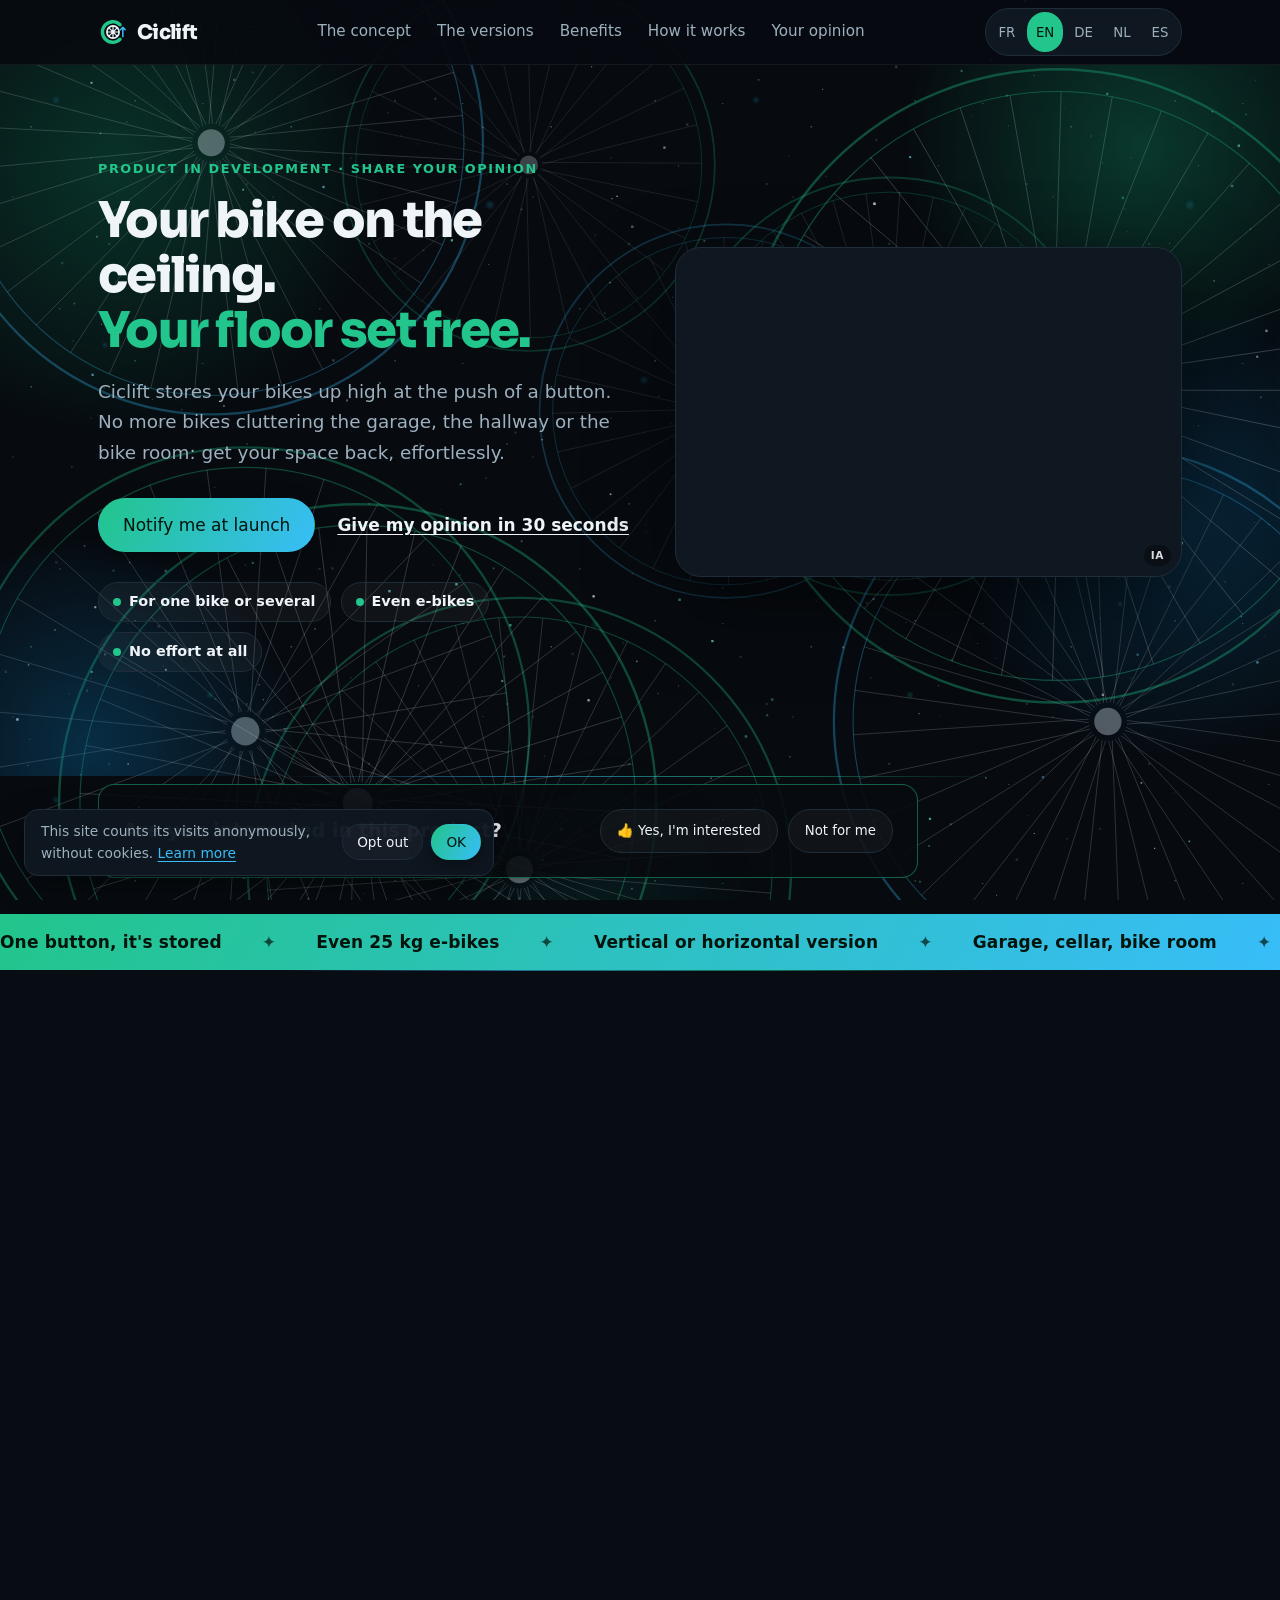
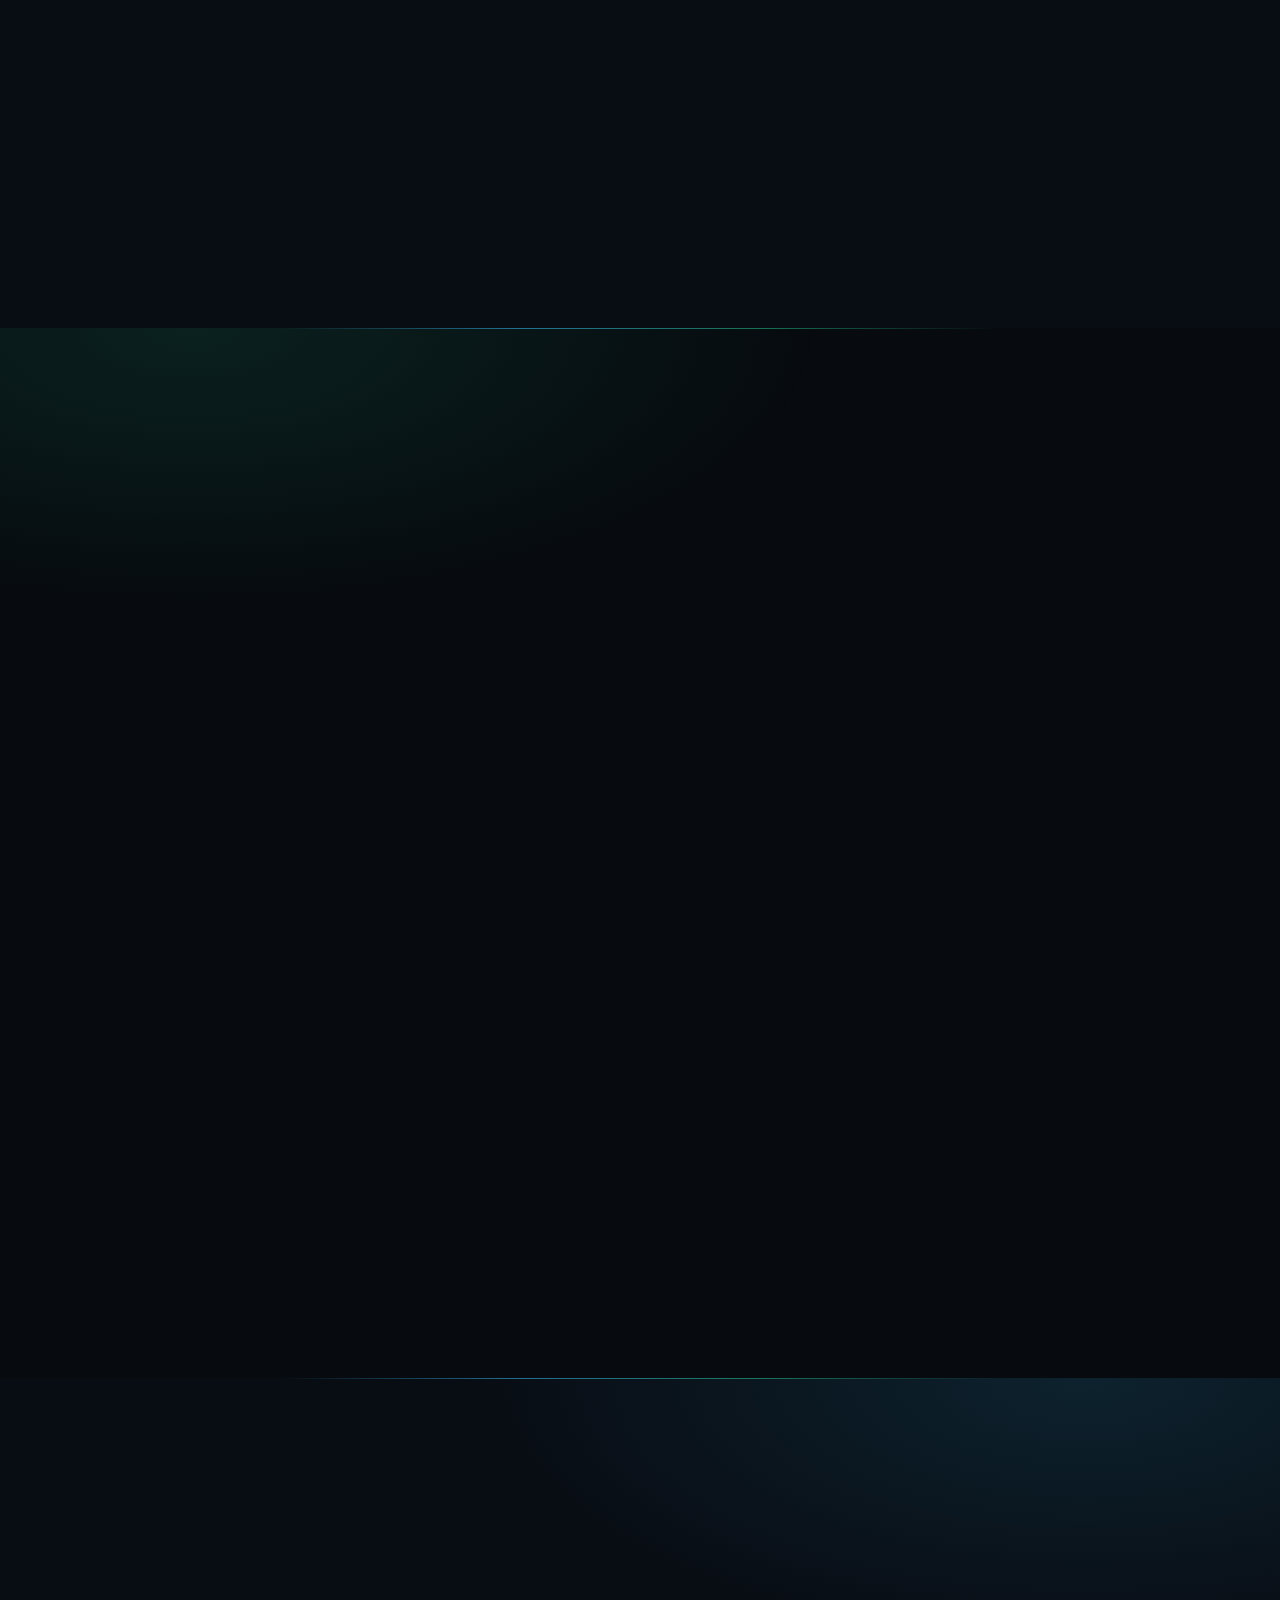
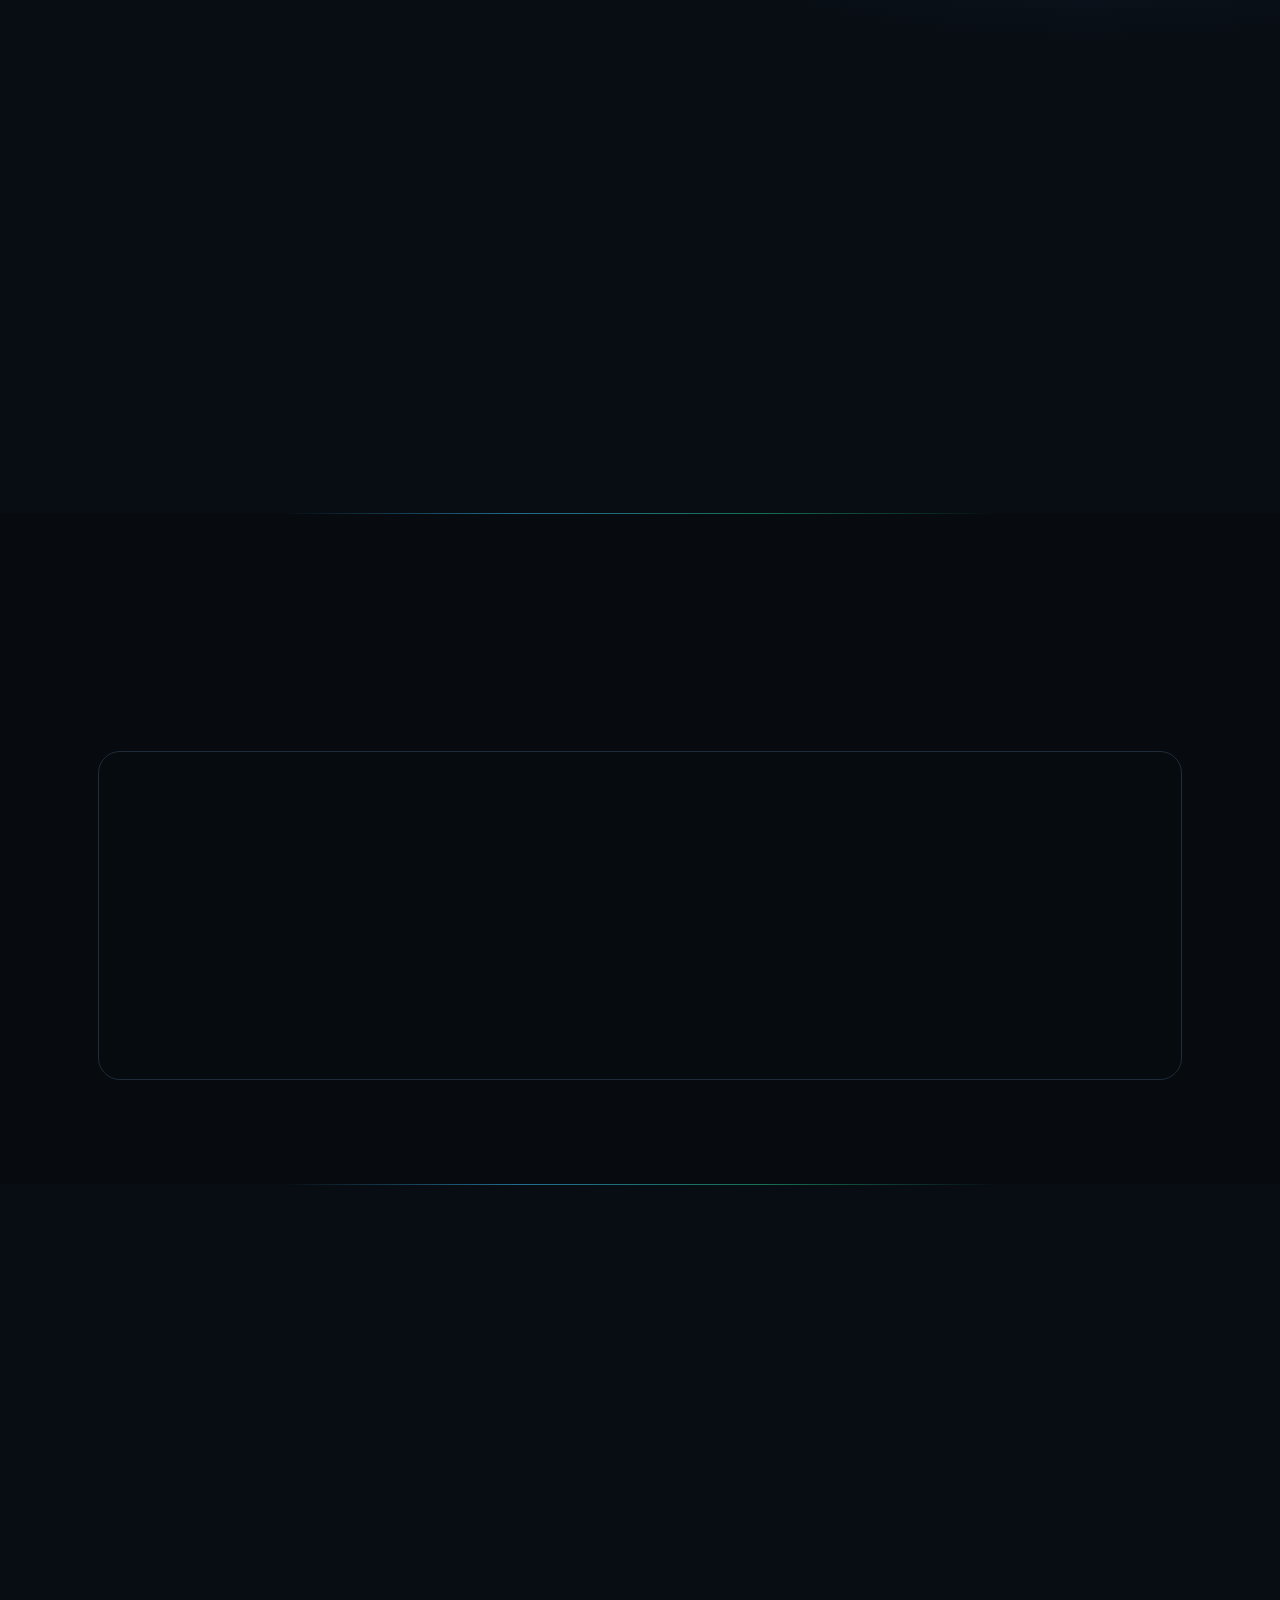
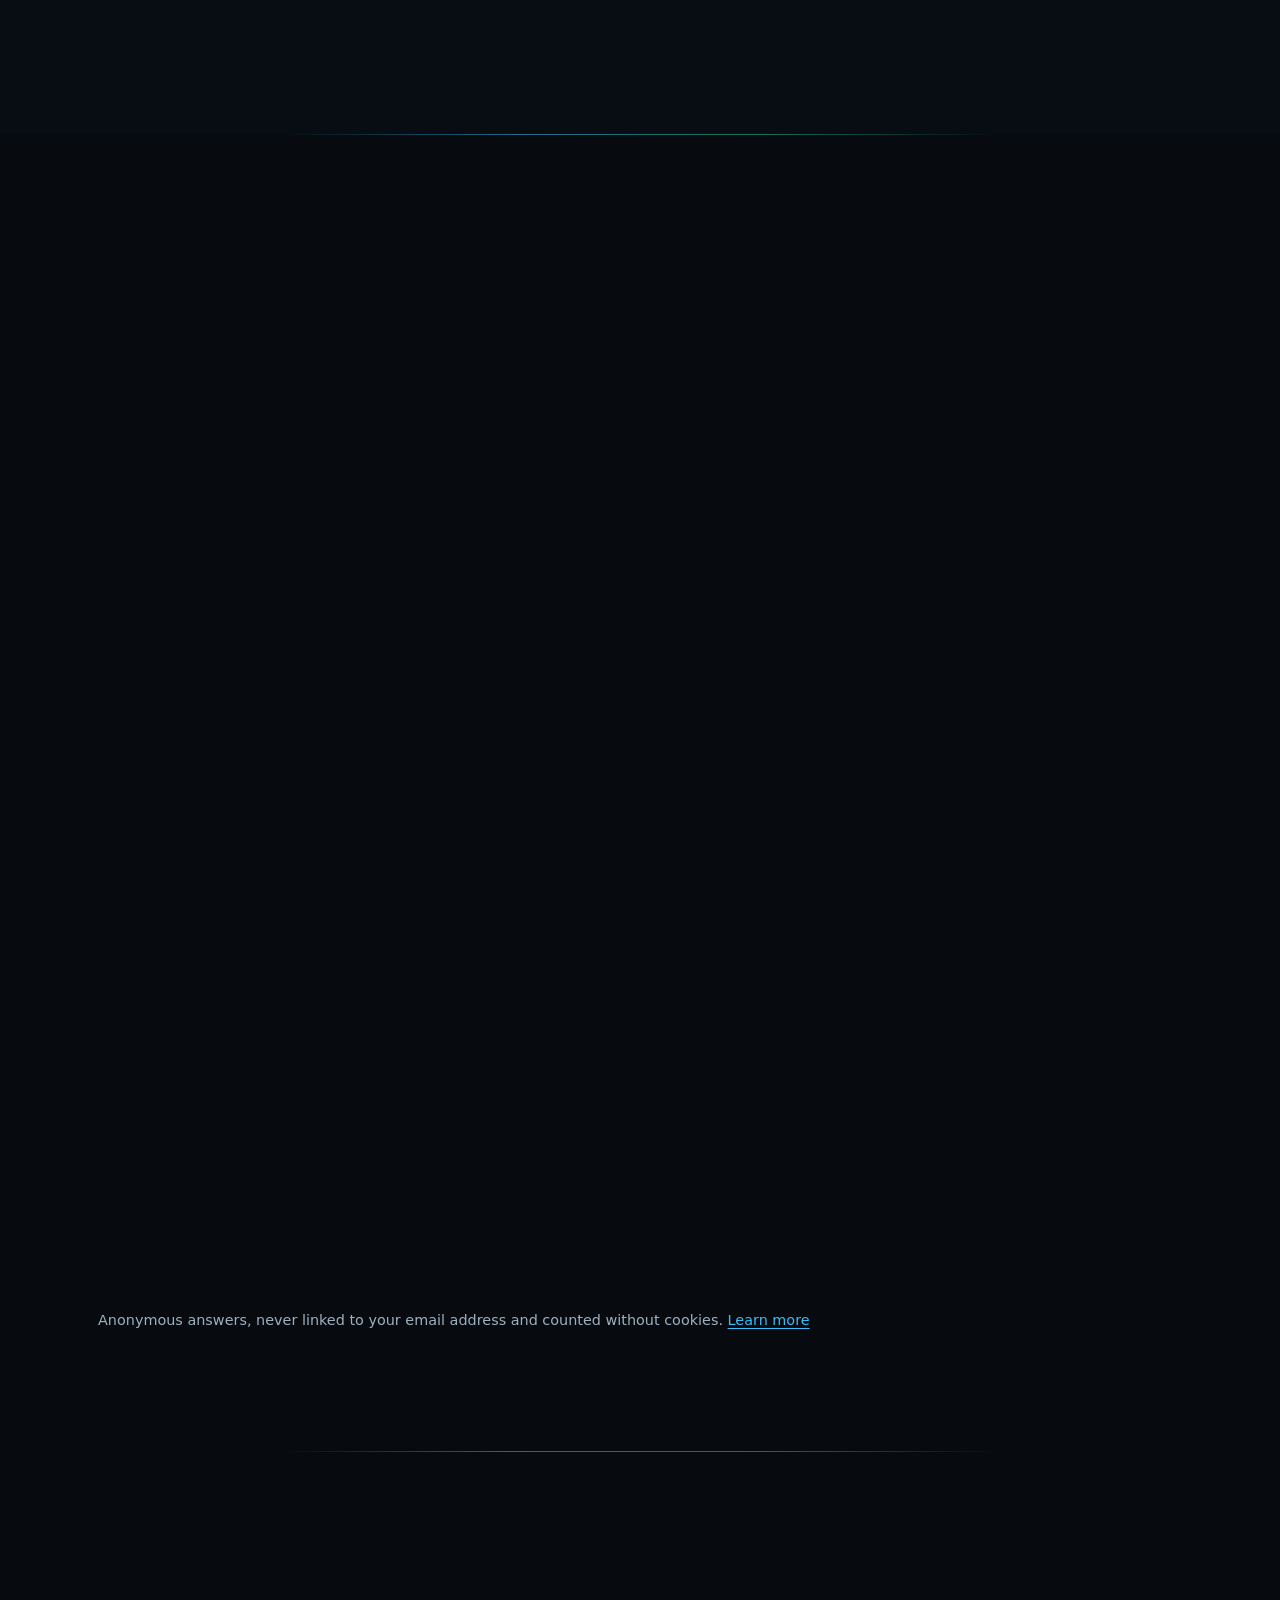
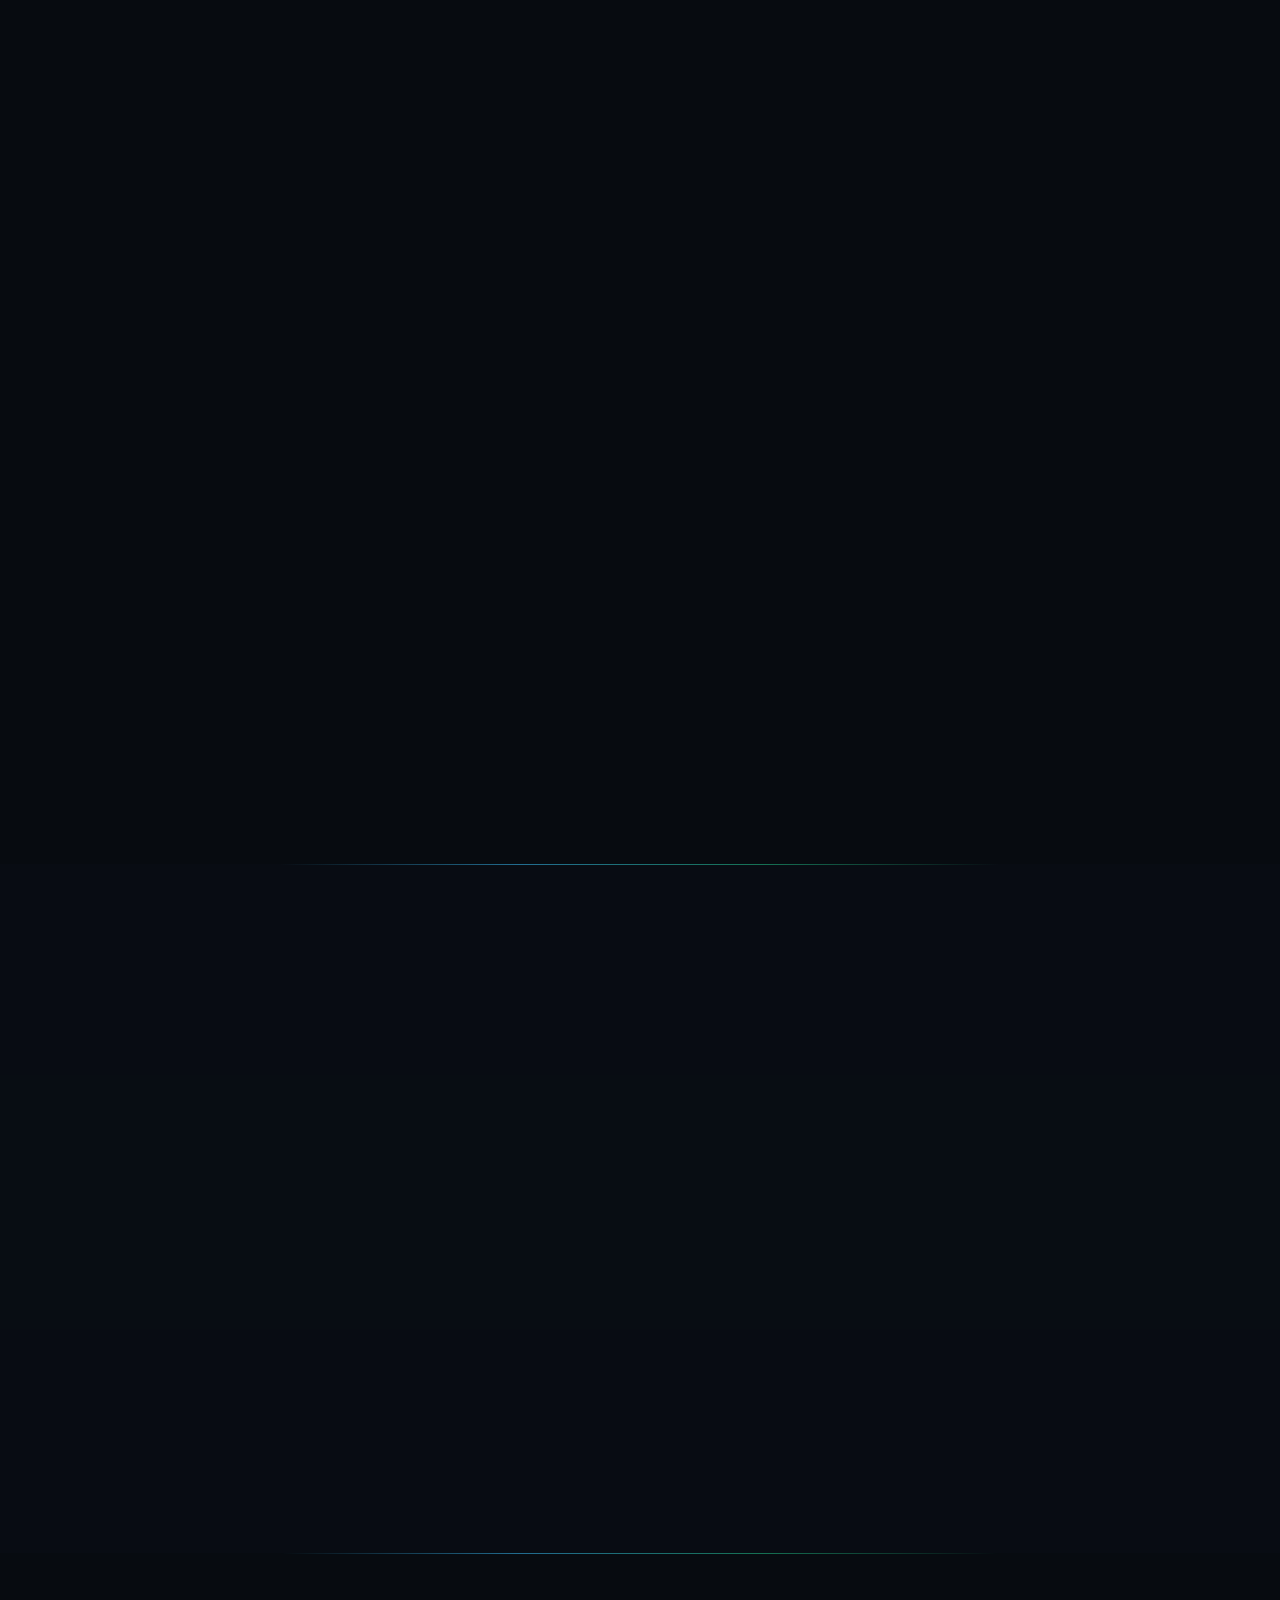
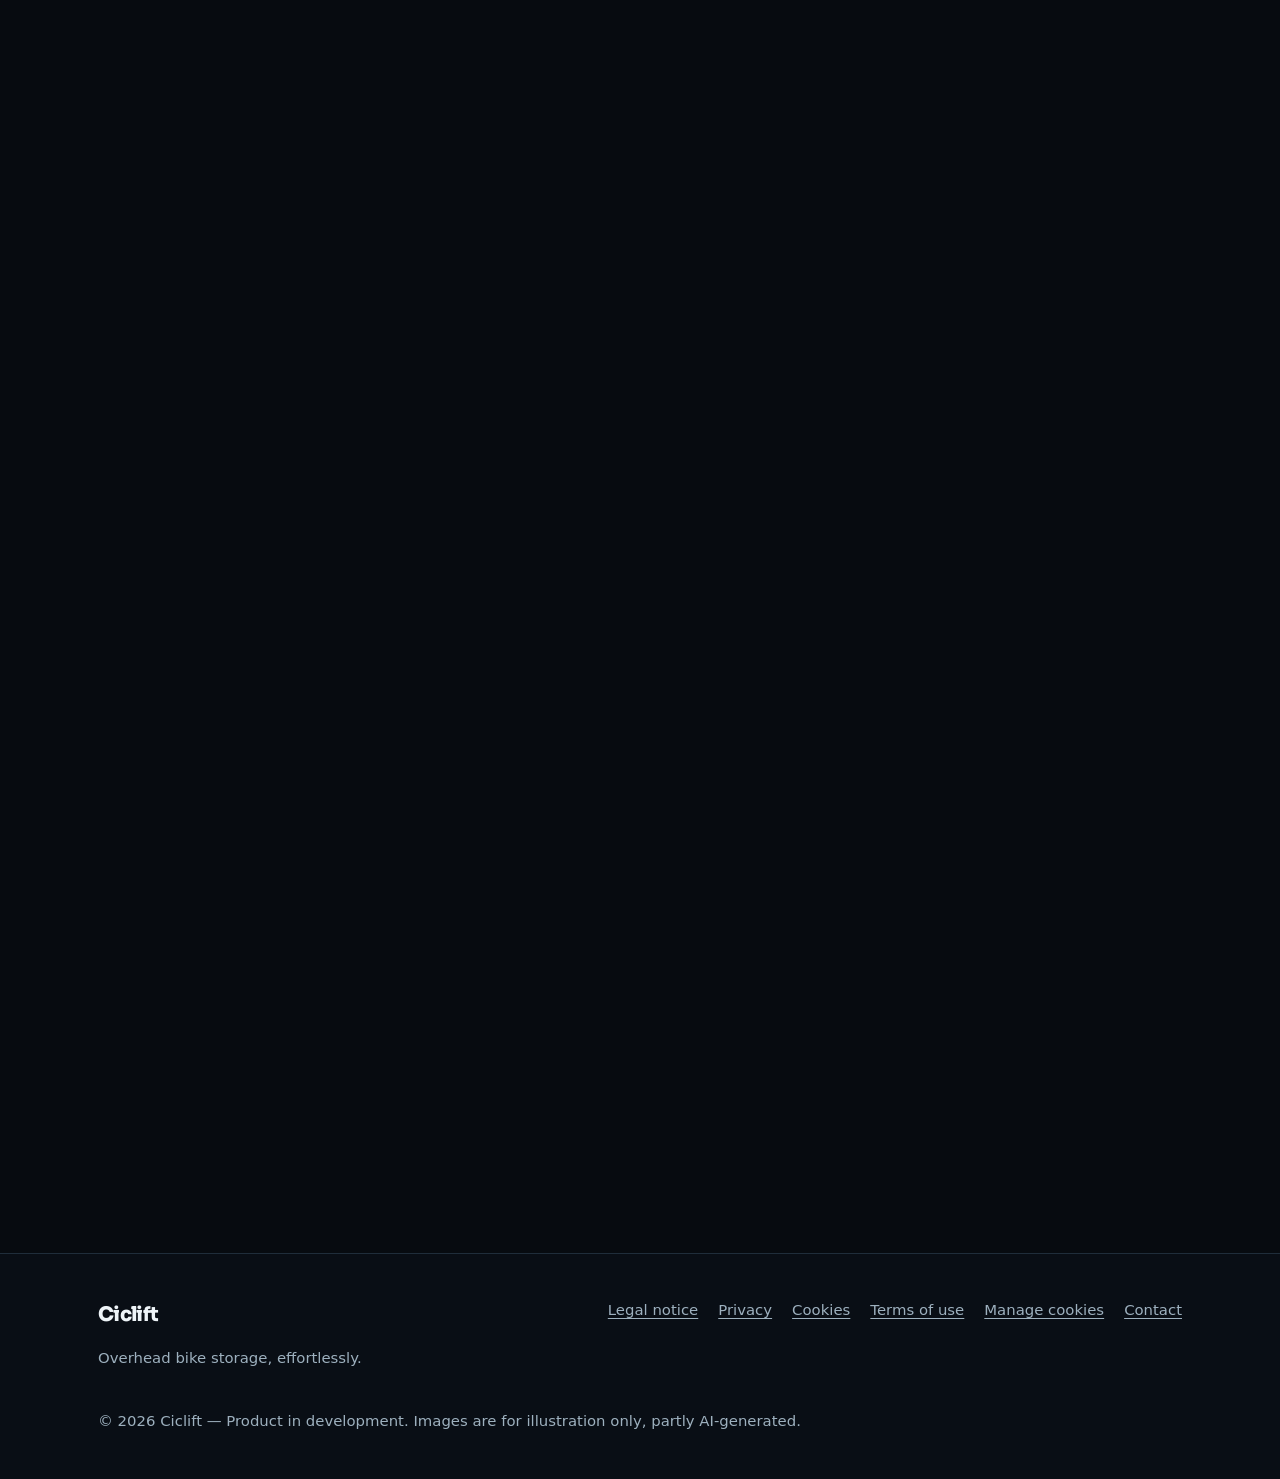
<file: index.html>
<!doctype html>
<html lang="fr" data-root="./">
<head>
  <meta charset="utf-8">
  <meta name="viewport" content="width=device-width, initial-scale=1">
  <meta http-equiv="Content-Security-Policy" content="default-src 'self'; script-src 'self' https://gc.zgo.at; connect-src 'self' https://*.goatcounter.com https://*.sibforms.com https://api.web3forms.com; img-src 'self' data: https://*.goatcounter.com; style-src 'self'; font-src 'self'; form-action 'self' https://*.sibforms.com; base-uri 'self'; object-src 'none'">
  <meta name="referrer" content="strict-origin-when-cross-origin">
  <title>Ciclift – Votre vélo au plafond, d'un simple bouton</title>
  <meta name="description" content="Ciclift range vos vélos en hauteur d'une simple pression sur un bouton. Libérez votre garage, même avec un vélo électrique. Projet en développement : donnez votre avis.">
  <meta name="theme-color" content="#070b10">
  <link rel="canonical" href="https://ciclift.fr/">
  <link rel="alternate" hreflang="fr" href="https://ciclift.fr/">
  <link rel="alternate" hreflang="en" href="https://ciclift.fr/?lang=en">
  <link rel="alternate" hreflang="de" href="https://ciclift.fr/?lang=de">
  <link rel="alternate" hreflang="nl" href="https://ciclift.fr/?lang=nl">
  <link rel="alternate" hreflang="es" href="https://ciclift.fr/?lang=es">
  <link rel="alternate" hreflang="x-default" href="https://ciclift.fr/">
  <meta property="og:type" content="website">
  <meta property="og:site_name" content="Ciclift">
  <meta property="og:title" content="Ciclift – Votre vélo au plafond, d'un simple bouton">
  <meta property="og:description" content="Rangez vos vélos en hauteur sans effort et libérez votre sol. Donnez votre avis sur ce projet en développement.">
  <meta property="og:url" content="https://ciclift.fr/">
  <meta property="og:image" content="https://ciclift.fr/assets/img/og-image.png">
  <meta property="og:image:width" content="1200">
  <meta property="og:image:height" content="630">
  <meta property="og:image:alt" content="Ciclift – votre vélo au plafond, d'un simple bouton">
  <meta property="og:locale" content="fr_FR">
  <meta name="twitter:card" content="summary_large_image">
  <link rel="icon" href="assets/img/favicon.svg" type="image/svg+xml">
  <link rel="icon" href="assets/img/favicon-32.png" sizes="32x32" type="image/png">
  <link rel="apple-touch-icon" href="assets/img/apple-touch-icon.png">
  <link rel="preload" href="assets/fonts/sora-latin-wght-normal.woff2" as="font" type="font/woff2" crossorigin>
  <link rel="stylesheet" href="assets/css/style.css?v=202610260933">
  <script src="assets/js/config.js?v=202610260933" defer></script>
  <script src="assets/js/lang/fr.js?v=202610260933" defer></script>
  <script src="assets/js/i18n.js?v=202610260933" defer></script>
  <script src="assets/js/consent.js?v=202610260933" defer></script>
  <script src="assets/js/main.js?v=202610260933" defer></script>
</head>
<body data-page="index">
  <a class="skip-link" href="#contenu" data-i18n="skip">Aller au contenu</a>

  <header class="site-header">
    <div class="container">
      <a class="logo" href="./" data-keep-lang aria-label="Ciclift">
        <svg viewBox="0 0 32 32" aria-hidden="true"><path d="M23.5 8.2A11 11 0 1 0 23.5 23.8" fill="none" stroke="#22c58b" stroke-width="3.6" stroke-linecap="round"/><g stroke="#eef4f8" stroke-width="1.3" stroke-linecap="round"><path d="M16 9.5v13M9.5 16h13M11.4 11.4l9.2 9.2M20.6 11.4l-9.2 9.2"/></g><circle cx="16" cy="16" r="6.5" fill="none" stroke="#eef4f8" stroke-width="1.8"/><circle cx="16" cy="16" r="1.8" fill="#eef4f8"/><path d="M26.5 21V11M24 13.5l2.5-2.5 2.5 2.5" fill="none" stroke="#38bdf8" stroke-width="1.6" stroke-linecap="round" stroke-linejoin="round"/></svg>
        Ciclift
      </a>
      <nav class="nav" aria-label="Navigation principale" data-i18n-attr="aria-label:nav.label">
        <a href="#concept" data-i18n="nav.concept">Le concept</a>
        <a href="#versions" data-i18n="nav.versions">Les versions</a>
        <a href="#avantages" data-i18n="nav.benefits">Avantages</a>
        <a href="#fonctionnement" data-i18n="nav.how">Comment ça marche</a>
        <a href="#avis" data-i18n="nav.opinion">Votre avis</a>
      </nav>
      <div class="header-right">
        <div class="lang-switch" role="group" aria-label="Langue / Language"></div>
        <button type="button" class="menu-toggle" aria-expanded="false" aria-controls="mobile-menu" aria-label="Menu" data-i18n-attr="aria-label:nav.menu">
          <span></span><span></span><span></span>
        </button>
      </div>
    </div>
    <nav id="mobile-menu" class="mobile-menu" aria-label="Menu" data-i18n-attr="aria-label:nav.menu" hidden>
      <a href="#concept" data-i18n="nav.concept">Le concept</a>
      <a href="#versions" data-i18n="nav.versions">Les versions</a>
      <a href="#velos" data-i18n="nav.bikes">Pour tous les vélos</a>
      <a href="#avantages" data-i18n="nav.benefits">Avantages</a>
      <a href="#fonctionnement" data-i18n="nav.how">Comment ça marche</a>
      <a href="#avis" data-i18n="nav.opinion">Votre avis</a>
      <a href="#faq" data-i18n="nav.faq">Questions fréquentes</a>
      <a href="#inscription" class="btn btn-primary" data-i18n="hero.cta">Être prévenu du lancement</a>
    </nav>
  </header>

  <main id="contenu">
    <!-- ===== Accroche ===== -->
    <section class="hero">
      <div class="container">
        <div class="reveal from-left">
          <p class="eyebrow" data-i18n="hero.eyebrow">Projet en développement · Donnez votre avis</p>
          <h1 data-i18n="hero.title">Votre vélo au plafond. <span class="hl">Votre sol libéré.</span></h1>
          <p class="lead" data-i18n="hero.text">Ciclift range vos vélos en hauteur d'une simple pression sur un bouton. Fini les vélos qui encombrent le garage, l'entrée ou le local : récupérez votre espace, sans effort.</p>
          <div class="hero-actions">
            <a class="btn btn-primary" href="#inscription" data-i18n="hero.cta">Être prévenu du lancement</a>
            <a href="#avis" data-i18n="hero.secondary">Donner mon avis en 30 secondes</a>
          </div>
          <ul class="hero-points">
            <li data-i18n="hero.p1">Pour un ou plusieurs vélos</li>
            <li data-i18n="hero.p2">Même les vélos électriques</li>
            <li data-i18n="hero.p3">Sans aucun effort</li>
          </ul>
        </div>
        <div class="hero-visual reveal zoom d2" data-photo="hero">
          <svg viewBox="0 0 480 360" role="img" aria-label="Illustration : un vélo rangé près du plafond, le sol du garage est entièrement libre" data-i18n-attr="aria-label:hero.imgLabel">
            <defs>
              <symbol id="bike" viewBox="0 0 120 70">
                <circle cx="24" cy="48" r="19"/><circle cx="96" cy="48" r="19"/>
                <path d="M24 48 L52 48 L44 22 Z M52 48 L82 24 L44 22 M82 24 L96 48 M79 14 L82 24 M73 13 H85 M38 19 H51"/>
              </symbol>
            </defs>
            <rect class="ill-room" x="10" y="10" width="460" height="340" rx="18"/>
            <path class="ill-line" d="M30 40 H450"/>
            <path class="ill-line" d="M30 320 H450"/>
            <rect class="ill-floor" x="40" y="296" width="400" height="20" rx="6"/>
            <ellipse class="ill-glow" cx="240" cy="110" rx="160" ry="62"/>
            <use href="#bike" class="ill-bike-up float" x="150" y="58" width="180" height="105"/>
            <path class="ill-arrow" d="M240 286 V196"/>
            <polygon class="ill-arrow-head" points="240,180 230,198 250,198"/>
          </svg>
        </div>
      </div>
    </section>

    <!-- ===== Question rapide, juste sous l'accroche ===== -->
    <section class="quick-poll">
      <div class="container">
        <div class="poll poll-interest" data-poll="interet">
          <p data-i18n="interest.q">Ce produit vous intéresse ?</p>
          <div class="poll-options">
            <button type="button" data-value="oui" data-i18n="interest.yes">👍 Oui, ça m'intéresse</button>
            <button type="button" data-value="non" data-i18n="interest.no">Pas pour moi</button>
          </div>
          <p class="poll-feedback" aria-live="polite"></p>
        </div>
      </div>
    </section>

    <!-- ===== Bandeau défilant ===== -->
    <div class="ribbon" aria-hidden="true">
      <div class="ribbon-track">
        <span data-i18n="ribbon.1">Un bouton, c'est rangé</span><span data-i18n="ribbon.2">Même les VAE de 25 kg</span><span data-i18n="ribbon.3">Version verticale ou horizontale</span><span data-i18n="ribbon.4">Garage, cave, local vélo</span><span data-i18n="ribbon.5">Plusieurs vélos, une télécommande</span>
        <span data-i18n="ribbon.1">Un bouton, c'est rangé</span><span data-i18n="ribbon.2">Même les VAE de 25 kg</span><span data-i18n="ribbon.3">Version verticale ou horizontale</span><span data-i18n="ribbon.4">Garage, cave, local vélo</span><span data-i18n="ribbon.5">Plusieurs vélos, une télécommande</span>
      </div>
    </div>

    <!-- ===== Avant / après ===== -->
    <section id="concept" class="section-alt">
      <div class="container">
        <div class="section-head reveal">
          <p class="eyebrow" data-i18n="problem.eyebrow">Le constat</p>
          <h2 data-i18n="problem.title">Les vélos prennent toute la place</h2>
          <p class="lead" data-i18n="problem.text">Garage, cave, entrée, local vélo : un vélo occupe plus d'un mètre carré au sol. Avec deux ou trois vélos, c'est vite l'encombrement. Ciclift utilise l'espace que personne n'utilise : le plafond.</p>
        </div>
        <div class="compare">
          <figure class="reveal from-left" data-photo="before">
            <span class="tag tag-before" data-i18n="before.tag">Avant</span>
            <svg viewBox="0 0 300 200" role="img" aria-label="Avant : trois vélos encombrent le sol du garage" data-i18n-attr="aria-label:before.imgLabel">
              <rect class="ill-room" x="0" y="0" width="300" height="200" rx="12"/>
              <path class="ill-line" d="M12 22 H288 M12 182 H288"/>
              <use href="#bike" class="ill-bike" x="8" y="115" width="110" height="64"/>
              <use href="#bike" class="ill-bike" x="78" y="112" width="110" height="64"/>
              <use href="#bike" class="ill-bike" x="150" y="116" width="110" height="64"/>
              <path class="ill-mess" d="M70 96 l10 -10 M84 96 l10 -10 M150 92 l10 -10 M164 92 l10 -10 M226 98 l10 -10"/>
            </svg>
            <figcaption><strong data-i18n="before.title">Le sol encombré</strong><span data-i18n="before.text">On se cogne dans les pédales, on manœuvre la voiture en évitant les guidons, on soulève 25 kg pour accrocher un vélo électrique.</span></figcaption>
          </figure>
          <figure class="reveal from-right d1" data-photo="after">
            <span class="tag tag-after" data-i18n="after.tag">Avec Ciclift</span>
            <svg viewBox="0 0 300 200" role="img" aria-label="Avec Ciclift : les vélos sont rangés en hauteur et la voiture a toute la place" data-i18n-attr="aria-label:after.imgLabel">
              <rect class="ill-room" x="0" y="0" width="300" height="200" rx="12"/>
              <path class="ill-line" d="M12 22 H288 M12 182 H288"/>
              <ellipse class="ill-glow" cx="150" cy="48" rx="140" ry="30"/>
              <use href="#bike" class="ill-bike-up" x="14" y="26" width="86" height="50"/>
              <use href="#bike" class="ill-bike-up" x="107" y="26" width="86" height="50"/>
              <use href="#bike" class="ill-bike-up" x="200" y="26" width="86" height="50"/>
              <rect class="ill-floor" x="20" y="168" width="260" height="12" rx="4"/>
              <path class="ill-car" d="M70 176 V150 Q76 124 110 121 H180 Q214 124 228 150 V176 Z"/>
              <circle class="ill-car" cx="100" cy="178" r="11"/><circle class="ill-car" cx="198" cy="178" r="11"/>
            </svg>
            <figcaption><strong data-i18n="after.title">Le sol libéré</strong><span data-i18n="after.text">Les vélos attendent en hauteur. Le sol est libre pour la voiture, les rangements… ou rien du tout.</span></figcaption>
          </figure>
        </div>
      </div>
    </section>

    <!-- ===== Deux versions ===== -->
    <section id="versions" class="section-sun">
      <div class="container">
        <div class="section-head reveal">
          <p class="eyebrow" data-i18n="versions.eyebrow">Deux versions</p>
          <h2 data-i18n="versions.title">Vertical ou horizontal : à vous de choisir</h2>
          <p class="lead" data-i18n="versions.text">Selon la hauteur sous plafond, Ciclift existera en deux versions.</p>
        </div>
        <div class="versions">
          <article class="version v-vertical reveal from-left">
            <span class="badge" data-i18n="vv.badge">Ultra compact</span>
            <div class="version-visual" data-photo="vertical">
              <svg viewBox="0 0 300 220" role="img" aria-label="Version verticale : le vélo est rangé debout, en hauteur, le long du mur" data-i18n-attr="aria-label:vv.imgLabel">
                <rect class="ill-room" x="0" y="0" width="300" height="220" rx="12"/>
                <path class="ill-line" d="M12 22 H288 M12 202 H262 M262 22 V202"/>
                <ellipse class="ill-glow" cx="214" cy="92" rx="58" ry="72"/>
                <g class="float"><use href="#bike" class="ill-bike-up" x="0" y="0" width="120" height="70" transform="translate(250 30) rotate(90)"/></g>
                <rect class="ill-floor" x="22" y="186" width="230" height="12" rx="4"/>
                <path class="ill-arrow" d="M110 176 V96"/>
                <polygon class="ill-arrow-head" points="110,82 101,98 119,98"/>
              </svg>
            </div>
            <h3 data-i18n="vv.title">Ciclift Vertical</h3>
            <p data-i18n="vv.text">Le vélo se range à la verticale, en hauteur, le long du mur. Une solution simple et compacte, idéale quand le plafond est haut.</p>
            <ul>
              <li data-i18n="vv.l1">Roue avant en haut ou en bas, au choix</li>
              <li data-i18n="vv.l2">Idéal avec une bonne hauteur sous plafond</li>
              <li data-i18n="vv.l3">Très peu de place prise, au sol comme en largeur</li>
            </ul>
          </article>
          <article class="version v-horizontal reveal from-right d1">
            <span class="badge" data-i18n="vh.badge">Spécial plafonds bas</span>
            <div class="version-visual" data-photo="horizontal">
              <svg viewBox="0 0 300 220" role="img" aria-label="Version horizontale : le vélo reste à plat, juste sous un plafond bas" data-i18n-attr="aria-label:vh.imgLabel">
                <rect class="ill-room" x="0" y="0" width="300" height="220" rx="12"/>
                <path class="ill-line" d="M12 62 H288 M12 202 H288"/>
                <path class="ill-wall" d="M12 40 H288"/>
                <ellipse class="ill-glow" cx="160" cy="98" rx="110" ry="36"/>
                <g class="float"><use href="#bike" class="ill-bike-up" x="100" y="66" width="120" height="70"/></g>
                <rect class="ill-floor" x="22" y="186" width="256" height="12" rx="4"/>
                <path class="ill-arrow" d="M48 192 V80"/>
                <polygon class="ill-arrow-head" points="48,66 40,80 56,80"/>
                <polygon class="ill-arrow-head" points="48,200 40,186 56,186"/>
              </svg>
            </div>
            <h3 data-i18n="vh.title">Ciclift Horizontal</h3>
            <p data-i18n="vh.text">Le vélo reste à plat et vient se ranger juste sous le plafond. La solution quand la hauteur est limitée.</p>
            <ul>
              <li data-i18n="vh.l1">Adapté aux plafonds bas</li>
              <li data-i18n="vh.l2">Le vélo reste à plat, comme au sol</li>
              <li data-i18n="vh.l3">Passage libre juste en dessous</li>
            </ul>
          </article>
        </div>
        <p class="swipe-hint" data-i18n="swipe">Faites glisser pour voir la suite</p>
      </div>
    </section>

    <!-- ===== Types de vélos ===== -->
    <section id="velos" class="section-sky">
      <div class="container">
        <div class="section-head reveal">
          <p class="eyebrow" data-i18n="types.eyebrow">Pour tous les vélos</p>
          <h2 data-i18n="types.title">VTT, vélo de ville ou électrique</h2>
          <p class="lead" data-i18n="types.text">Ciclift est pensé pour les vélos que vous utilisez vraiment, y compris les plus lourds.</p>
        </div>
        <div class="bike-types">
          <article class="bike-type reveal d1">
            <div class="bt-visual" data-photo="vtt">
              <svg class="bt-svg" viewBox="0 0 160 100" role="img" aria-label="Un VTT avec de gros pneus et une fourche suspendue" data-i18n-attr="aria-label:t1.imgLabel">
                <circle class="tyre-fat" cx="38" cy="68" r="25"/><circle class="tyre-fat" cx="122" cy="68" r="25"/>
                <path class="frame" d="M38 68 L72 70 L62 38 Z M72 70 L106 40 L62 38 M54 32 H70 M110 28 L106 40 M100 26 H120"/>
                <path class="accent-line" d="M106 40 L122 68"/>
              </svg>
            </div>
            <h3 data-i18n="t1.title">VTT</h3>
            <p data-i18n="t1.text">Pneus larges, suspensions, un peu de boue : Ciclift range aussi les vélos tout-terrain.</p>
          </article>
          <article class="bike-type reveal d2">
            <div class="bt-visual" data-photo="ville">
              <svg class="bt-svg" viewBox="0 0 160 100" role="img" aria-label="Un vélo de ville avec panier et garde-boue" data-i18n-attr="aria-label:t2.imgLabel">
                <circle class="tyre" cx="38" cy="68" r="25"/><circle class="tyre" cx="122" cy="68" r="25"/>
                <path class="frame" d="M38 68 L74 70 L64 36 M38 68 L64 36 M74 70 Q88 56 110 38 L122 68 M56 32 H72 M110 38 Q108 24 96 24"/>
                <path class="accent-line" d="M9.8 57.7 A30 30 0 0 1 53 42 M107 42 A30 30 0 0 1 150.2 57.7"/>
                <rect class="accent" x="112" y="20" width="30" height="16" rx="3"/>
              </svg>
            </div>
            <h3 data-i18n="t2.title">Vélo de ville</h3>
            <p data-i18n="t2.text">Panier, garde-boue, cadre bas : Ciclift range aussi le vélo du quotidien.</p>
          </article>
          <article class="bike-type reveal d3">
            <div class="bt-visual" data-photo="vae">
              <svg class="bt-svg" viewBox="0 0 160 100" role="img" aria-label="Un vélo électrique avec sa batterie" data-i18n-attr="aria-label:t3.imgLabel">
                <circle class="tyre" cx="38" cy="68" r="25"/><circle class="tyre" cx="122" cy="68" r="25"/>
                <circle class="accent" cx="38" cy="68" r="6"/>
                <path class="frame" d="M38 68 L74 70 L64 36 Z M74 70 L108 40 L64 36 M108 40 L122 68 M56 32 H72 M112 28 L108 40 M104 26 H120"/>
                <rect class="battery" x="79" y="50" width="24" height="10" rx="3" transform="rotate(-41.4 91 55)"/>
                <path class="bolt" d="M88 4 l-8 14 h7 l-3 12 l10 -16 h-7 l4 -10z"/>
              </svg>
            </div>
            <h3 data-i18n="t3.title">Vélo électrique</h3>
            <p data-i18n="t3.text">Plus besoin de soulever 25 kg au-dessus de votre tête : c'est Ciclift qui fait l'effort.</p>
          </article>
        </div>
        <p class="swipe-hint" data-i18n="swipe">Faites glisser pour voir la suite</p>
      </div>
    </section>

    <!-- ===== Avantages ===== -->
    <section id="avantages">
      <div class="container">
        <div class="section-head reveal">
          <p class="eyebrow" data-i18n="benefits.eyebrow">Les avantages</p>
          <h2 data-i18n="benefits.title">Pensé pour la vraie vie</h2>
        </div>
        <div class="cards cards-4">
          <article class="card reveal d1">
            <div class="card-icon"><svg viewBox="0 0 24 24" aria-hidden="true"><circle cx="12" cy="12" r="9"/><path d="M12 16V8M8.5 11.5 12 8l3.5 3.5"/></svg></div>
            <h3 data-i18n="b1.title">Un bouton, c'est rangé</h3>
            <p data-i18n="b1.text">Une pression sur la télécommande : le vélo monte tout seul. Une autre : il redescend à hauteur de main. Une application smartphone est aussi à l'étude.</p>
          </article>
          <article class="card reveal d2">
            <div class="card-icon"><svg viewBox="0 0 24 24" aria-hidden="true"><path d="M13 2 4 14h7l-1 8 9-12h-7z"/></svg></div>
            <h3 data-i18n="b2.title">Même les vélos lourds</h3>
            <p data-i18n="b2.text">Vélo électrique, VTT, vélo de ville : plus besoin de soulever 25 kg au-dessus de votre tête.</p>
          </article>
          <article class="card reveal d3">
            <div class="card-icon"><svg viewBox="0 0 24 24" aria-hidden="true"><rect x="3" y="4" width="18" height="4" rx="1"/><rect x="3" y="10" width="18" height="4" rx="1"/><rect x="3" y="16" width="18" height="4" rx="1"/></svg></div>
            <h3 data-i18n="b3.title">Plusieurs vélos, une télécommande</h3>
            <p data-i18n="b3.text">Chaque vélo se commande indépendamment, depuis la même télécommande.</p>
          </article>
          <article class="card reveal d4">
            <div class="card-icon"><svg viewBox="0 0 24 24" aria-hidden="true"><path d="M14.7 6.3a4 4 0 0 0-5.4 5.4L3 18l3 3 6.3-6.3a4 4 0 0 0 5.4-5.4l-2.5 2.5-2.4-.6-.6-2.4z"/></svg></div>
            <h3 data-i18n="b4.title">Installation simple</h3>
            <p data-i18n="b4.text">Se fixe au plafond et se règle tout seul à la première utilisation. Aucun réglage compliqué.</p>
          </article>
        </div>
        <p class="swipe-hint" data-i18n="swipe">Faites glisser pour voir la suite</p>
      </div>
    </section>

    <!-- ===== Fonctionnement ===== -->
    <section id="fonctionnement" class="section-alt">
      <div class="container">
        <div class="section-head reveal">
          <p class="eyebrow" data-i18n="how.eyebrow">Comment ça marche</p>
          <h2 data-i18n="how.title">Trois étapes, c'est tout</h2>
        </div>
        <div class="cards cards-3">
          <article class="card reveal d1"><span class="step-num">1</span><h3 data-i18n="s1.title">Installez</h3><p data-i18n="s1.text">Fixez Ciclift au plafond de votre garage, de votre cave ou de votre local vélo.</p></article>
          <article class="card reveal d2"><span class="step-num">2</span><h3 data-i18n="s2.title">Appuyez</h3><p data-i18n="s2.text">Accrochez votre vélo et appuyez sur le bouton de la télécommande.</p></article>
          <article class="card reveal d3"><span class="step-num">3</span><h3 data-i18n="s3.title">Profitez</h3><p data-i18n="s3.text">Votre vélo monte se ranger tout seul. Le sol est à vous.</p></article>
        </div>
        <p class="swipe-hint" data-i18n="swipe">Faites glisser pour voir la suite</p>
      </div>
    </section>

    <!-- ===== Avis / sondage ===== -->
    <section id="avis">
      <div class="container">
        <div class="section-head reveal">
          <p class="eyebrow" data-i18n="opinion.eyebrow">Votre avis</p>
          <h2 data-i18n="opinion.title">Aidez-nous à construire Ciclift</h2>
          <p class="lead" data-i18n="opinion.text">Ciclift est encore en développement. Répondez à quelques questions en 30 secondes : vos réponses, totalement anonymes, nous permettront de savoir si le projet répond à un vrai besoin.</p>
        </div>
        <div class="poll-grid">
          <div class="poll reveal" data-poll="prix">
            <fieldset>
              <legend data-i18n="price.q">Combien seriez-vous prêt à payer pour ranger un vélo avec Ciclift ?</legend>
              <div class="poll-options">
                <button type="button" data-value="moins-150" data-i18n="price.o1">Moins de 150 €</button>
                <button type="button" data-value="150-250" data-i18n="price.o2">150 à 250 €</button>
                <button type="button" data-value="250-400" data-i18n="price.o3">250 à 400 €</button>
                <button type="button" data-value="plus-400" data-i18n="price.o4">Plus de 400 €</button>
              </div>
            </fieldset>
            <p class="poll-feedback" aria-live="polite"></p>
          </div>

          <div class="poll reveal" data-poll="version">
            <fieldset>
              <legend data-i18n="version.q">Quelle version vous intéresse le plus ?</legend>
              <div class="poll-options">
                <button type="button" data-value="verticale" data-i18n="version.o1">Verticale</button>
                <button type="button" data-value="horizontale" data-i18n="version.o2">Horizontale (plafond bas)</button>
                <button type="button" data-value="les-deux" data-i18n="version.o3">Les deux me vont</button>
                <button type="button" data-value="ne-sait-pas" data-i18n="version.o4">Je ne sais pas</button>
              </div>
            </fieldset>
            <p class="poll-feedback" aria-live="polite"></p>
          </div>

          <div class="poll reveal" data-poll="hauteur">
            <fieldset>
              <legend data-i18n="height.q">De quelle hauteur sous plafond disposez-vous ?</legend>
              <div class="measure">
                <label class="measure-field" for="ceiling-height">
                  <span class="visually-hidden" data-i18n="height.label">Hauteur en mètres</span>
                  <input id="ceiling-height" type="text" inputmode="decimal" autocomplete="off" maxlength="5" placeholder="2,50" data-poll-input aria-describedby="ceiling-hint">
                  <span class="unit" aria-hidden="true">m</span>
                </label>
                <button type="button" class="btn btn-primary" data-poll-send data-i18n="height.send">Envoyer</button>
              </div>
              <p id="ceiling-hint" class="measure-hint" data-i18n="height.hint">Mesurez du sol au plafond, à l'endroit où vous rangez vos vélos (ex. 2,50).</p>
              <div class="poll-options">
                <button type="button" data-value="ne-sait-pas" data-i18n="height.o4">Je ne sais pas</button>
              </div>
            </fieldset>
            <p class="poll-feedback" aria-live="polite"></p>
          </div>

          <div class="poll reveal" data-poll="nombre">
            <fieldset>
              <legend data-i18n="bikes.q">Combien de vélos avez-vous à ranger ?</legend>
              <div class="poll-options">
                <button type="button" data-value="1">1</button>
                <button type="button" data-value="2">2</button>
                <button type="button" data-value="3">3</button>
                <button type="button" data-value="4-plus" data-i18n="bikes.o4">4 ou plus</button>
              </div>
            </fieldset>
            <p class="poll-feedback" aria-live="polite"></p>
          </div>

          <div class="poll reveal" data-poll="lieu">
            <fieldset>
              <legend data-i18n="place.q">Où rangez-vous vos vélos ?</legend>
              <div class="poll-options">
                <button type="button" data-value="garage" data-i18n="place.o1">Garage</button>
                <button type="button" data-value="cave" data-i18n="place.o2">Cave ou cellier</button>
                <button type="button" data-value="local" data-i18n="place.o3">Local vélo / parking</button>
                <button type="button" data-value="appartement" data-i18n="place.o4">Appartement</button>
                <button type="button" data-value="abri" data-i18n="place.o5">Abri de jardin</button>
              </div>
            </fieldset>
            <p class="poll-feedback" aria-live="polite"></p>
          </div>

          <div class="poll reveal" data-poll="type">
            <fieldset>
              <legend data-i18n="type.q">Quel est votre vélo principal ?</legend>
              <div class="poll-options">
                <button type="button" data-value="vae" data-i18n="type.o1">Électrique (VAE)</button>
                <button type="button" data-value="vtt" data-i18n="type.o2">VTT</button>
                <button type="button" data-value="route" data-i18n="type.o3">Route</button>
                <button type="button" data-value="ville" data-i18n="type.o4">Ville / loisir</button>
              </div>
            </fieldset>
            <p class="poll-feedback" aria-live="polite"></p>
          </div>
        </div>
        <p class="poll-note" data-i18n="poll.note">Réponses anonymes, jamais reliées à votre adresse email, et comptées sans cookie. <a href="confidentialite.html" data-keep-lang>En savoir plus</a></p>
      </div>
    </section>

    <!-- ===== Qui porte le projet ? (vraies photos : pas de pastille IA) ===== -->
    <section id="porteur">
      <div class="container founder">
        <figure class="founder-photo reveal from-left">
          <img src="assets/img/photos/louis-vtt.jpg" width="1400" height="933" loading="lazy" decoding="async" alt="Louis en VTT au bord d'un lac de montagne, pendant la Mégavalanche à l'Alpe d'Huez" data-i18n-attr="alt:founder.photoAlt">
        </figure>
        <div class="founder-text reveal from-right">
          <p class="eyebrow" data-i18n="founder.eyebrow">Le porteur du projet</p>
          <h2 data-i18n="founder.title">Qui porte le projet ?</h2>
          <div class="founder-id">
            <svg class="founder-avatar" viewBox="0 0 32 32" aria-hidden="true"><path d="M23.5 8.2A11 11 0 1 0 23.5 23.8" fill="none" stroke="#22c58b" stroke-width="3.6" stroke-linecap="round"/><g stroke="#eef4f8" stroke-width="1.3" stroke-linecap="round"><path d="M16 9.5v13M9.5 16h13M11.4 11.4l9.2 9.2M20.6 11.4l-9.2 9.2"/></g><circle cx="16" cy="16" r="6.5" fill="none" stroke="#eef4f8" stroke-width="1.8"/><circle cx="16" cy="16" r="1.8" fill="#eef4f8"/><path d="M26.5 21V11M24 13.5l2.5-2.5 2.5 2.5" fill="none" stroke="#38bdf8" stroke-width="1.6" stroke-linecap="round" stroke-linejoin="round"/></svg>
            <p><strong>Louis</strong><span data-i18n="founder.role">Créateur de Ciclift · Lyon</span></p>
          </div>
          <p data-i18n="founder.p1">Je m'appelle Louis, j'habite à Lyon, et Ciclift est né dans mon propre garage. Passionné de VTT, j'ai couru plusieurs fois la Mégavalanche à l'Alpe d'Huez.</p>
          <p data-i18n="founder.p2">Les vélos dont on ne se sert presque jamais, je les ai montés au grenier. C'est contraignant, mais on y va rarement. Pour ceux qu'on prend tous les week-ends, il me fallait autre chose : un rangement qui ne gêne pas au quotidien, mais qui rend le vélo sans effort, dès qu'on veut rouler.</p>
          <p data-i18n="founder.p3">Une partie de mon garage avait près de 4 mètres de hauteur libre. Je me suis dit : et si le vélo montait tout seul là-haut, et redescendait d'une simple pression ?</p>
          <p data-i18n="founder.p4">Avant d'aller plus loin, je veux savoir si cette idée peut aussi vous rendre service. <strong>Je lis toutes vos réponses et toutes vos questions.</strong></p>
        </div>
      </div>
    </section>

    <!-- ===== Inscription ===== -->
    <section id="inscription" class="section-alt">
      <div class="container">
        <div class="signup reveal zoom">
          <div>
            <p class="eyebrow" data-i18n="signup.eyebrow">Lancement</p>
            <h2 data-i18n="signup.title">Soyez parmi les premiers informés</h2>
            <p class="lead" data-i18n="signup.text">Laissez votre adresse email : nous vous préviendrons dès que Ciclift sera disponible. Pas de spam, désinscription en un clic.</p>
          </div>
          <form id="signup-form" class="form" novalidate>
            <div class="field">
              <label for="email" data-i18n="form.label">Votre adresse email</label>
              <input id="email" name="EMAIL" type="email" autocomplete="email" inputmode="email" maxlength="254" required placeholder="vous@exemple.fr" data-i18n-attr="placeholder:form.placeholder">
            </div>
            <div class="hp" aria-hidden="true">
              <label for="hp-field">Ne pas remplir</label>
              <input id="hp-field" type="text" name="email_address_check" tabindex="-1" autocomplete="off">
            </div>
            <div class="field">
              <label class="check">
                <input id="signup-consent" type="checkbox" required>
                <span data-i18n="form.consent">J'accepte que Ciclift utilise mon adresse email uniquement pour m'informer du lancement du produit. Je peux me désinscrire à tout moment. Voir la <a href="confidentialite.html" data-keep-lang>politique de confidentialité</a>.</span>
              </label>
            </div>
            <button class="btn btn-primary" type="submit" data-i18n="form.submit">Me prévenir du lancement</button>
            <p class="form-msg" role="status" aria-live="polite"></p>
            <p class="form-small" data-i18n="form.small">Vos données ne sont jamais vendues ni partagées à des fins commerciales.</p>
          </form>
        </div>
      </div>
    </section>

    <!-- ===== FAQ ===== -->
    <section id="faq">
      <div class="container">
        <div class="section-head reveal">
          <p class="eyebrow" data-i18n="faq.eyebrow">Questions fréquentes</p>
          <h2 data-i18n="faq.title">Vous vous demandez peut-être…</h2>
        </div>
        <div class="faq reveal">
          <details><summary data-i18n="faq.q1">Ciclift est-il déjà en vente ?</summary><p data-i18n="faq.a1">Pas encore. Le produit est en cours de développement. Inscrivez-vous pour être prévenu de son lancement.</p></details>
          <details><summary data-i18n="faq.q2">Combien coûtera Ciclift ?</summary><p data-i18n="faq.a2">Le prix n'est pas encore fixé. Vos réponses au sondage nous aident justement à le définir au plus juste.</p></details>
          <details><summary data-i18n="faq.q3">Quels vélos seront compatibles ?</summary><p data-i18n="faq.a3">L'objectif : vélos de ville, VTT, vélos de route et vélos à assistance électrique.</p></details>
          <details><summary data-i18n="faq.q4">Où sera-t-il disponible ?</summary><p data-i18n="faq.a4">D'abord en France, puis dans d'autres pays d'Europe selon l'intérêt suscité.</p></details>
          <details><summary data-i18n="faq.q5">Que faites-vous de mes données ?</summary><p data-i18n="faq.a5">Votre email sert uniquement à vous prévenir du lancement. Les réponses au sondage sont anonymes. Tout est expliqué dans notre <a href="confidentialite.html" data-keep-lang>politique de confidentialité</a>.</p></details>
        </div>

        <form id="ask-form" class="ask reveal" novalidate>
          <h3 data-i18n="ask.title">Vous avez une question ?</h3>
          <p class="ask-text" data-i18n="ask.text">Écrivez-la ici : nous vous répondrons personnellement par email.</p>
          <label for="ask-message" class="visually-hidden" data-i18n="ask.label">Votre question</label>
          <textarea id="ask-message" rows="4" maxlength="1500" placeholder="Par exemple : est-ce compatible avec un vélo cargo ?" data-i18n-attr="placeholder:ask.placeholder"></textarea>
          <div class="field">
            <label for="ask-email" data-i18n="ask.emailLabel">Votre email, pour que l'on vous réponde</label>
            <input id="ask-email" type="email" autocomplete="email" inputmode="email" maxlength="254" placeholder="vous@exemple.fr" data-i18n-attr="placeholder:form.placeholder">
          </div>
          <input type="checkbox" name="botcheck" class="hp" tabindex="-1" aria-hidden="true">
          <div class="field">
            <label class="check">
              <input id="ask-consent" type="checkbox">
              <span data-i18n="ask.consent">J'accepte que mon email et ma question soient utilisés uniquement pour me répondre. <a href="confidentialite.html" data-keep-lang>En savoir plus</a></span>
            </label>
          </div>
          <button type="submit" class="btn btn-primary" data-i18n="ask.send">Envoyer ma question</button>          <p class="form-msg" role="status" aria-live="polite"></p>
          <p class="form-small" data-i18n="ask.note">Votre question nous arrive directement. Nous vous répondons personnellement, en général sous quelques jours.</p>
        </form>
      </div>
    </section>
  </main>

  <footer class="site-footer">
    <div class="container">
      <div class="footer-top">
        <div>
          <a class="logo" href="./" data-keep-lang>Ciclift</a>
          <p data-i18n="footer.tagline">Le rangement vélo en hauteur, sans effort.</p>
        </div>
        <ul class="footer-links">
          <li><a href="mentions-legales.html" data-keep-lang data-i18n="footer.legal">Mentions légales</a></li>
          <li><a href="confidentialite.html" data-keep-lang data-i18n="footer.privacy">Confidentialité</a></li>
          <li><a href="cookies.html" data-keep-lang data-i18n="footer.cookies">Cookies</a></li>
          <li><a href="cgu.html" data-keep-lang data-i18n="footer.terms">Conditions d'utilisation</a></li>
          <li><button type="button" class="link-btn" data-consent-open data-i18n="footer.manage">Gérer mes cookies</button></li>
          <li><a data-cfg-mailto data-i18n="footer.contact">Contact</a></li>
        </ul>
      </div>
      <p>© <span data-year>2026</span> Ciclift — <span data-i18n="footer.copy">Projet en développement. Visuels non contractuels, en partie générés par IA.</span></p>
    </div>
  </footer>
  <noscript><p class="container">Certaines fonctions (langues, sondage, inscription) nécessitent JavaScript.</p></noscript>
</body>
</html>
</file>
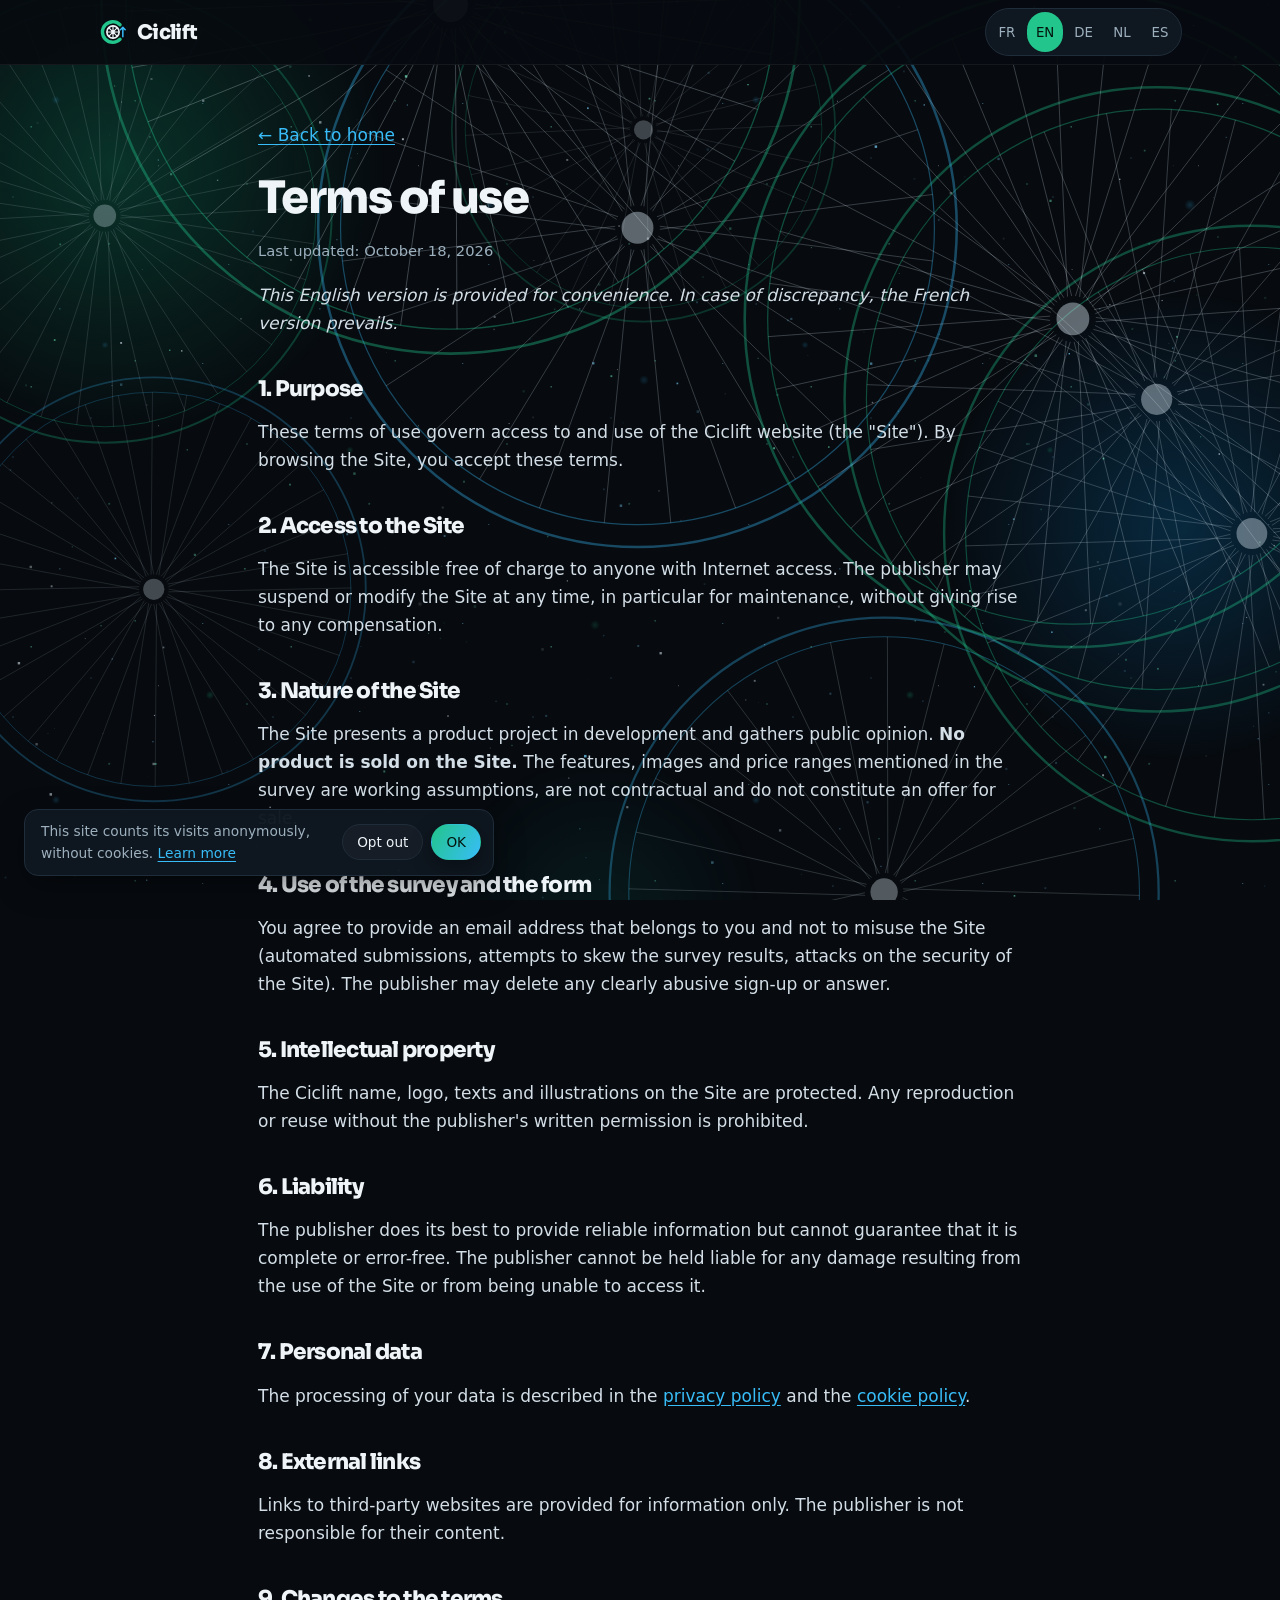
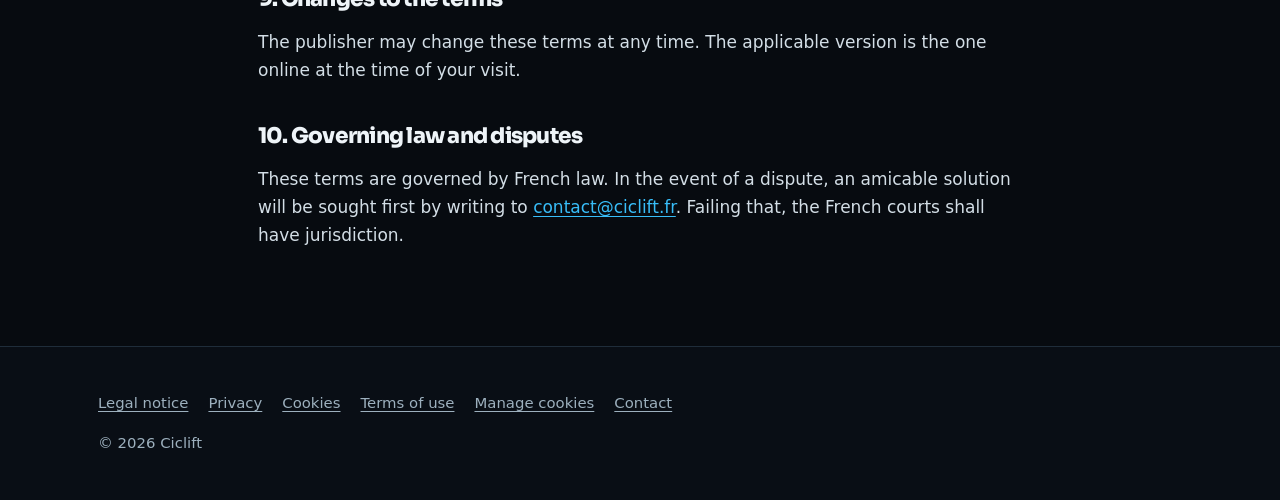
<file: cgu.html>
<!doctype html>
<html lang="fr" data-root="./">
<head>
  <meta charset="utf-8">
  <meta name="viewport" content="width=device-width, initial-scale=1">
  <meta http-equiv="Content-Security-Policy" content="default-src 'self'; script-src 'self' https://gc.zgo.at; connect-src 'self' https://*.goatcounter.com; img-src 'self' data: https://*.goatcounter.com; style-src 'self'; font-src 'self'; form-action 'self'; base-uri 'self'; object-src 'none'">
  <meta name="referrer" content="strict-origin-when-cross-origin">
  <title>Conditions générales d'utilisation – Ciclift</title>
  <meta name="description" content="Conditions générales d'utilisation du site Ciclift, projet de rangement vélo en hauteur en cours de développement.">
  <meta name="theme-color" content="#070b10">
  <link rel="canonical" href="https://ciclift.fr/cgu.html">
  <link rel="icon" href="assets/img/favicon.svg" type="image/svg+xml">
  <link rel="icon" href="assets/img/favicon-32.png" sizes="32x32" type="image/png">
  <link rel="apple-touch-icon" href="assets/img/apple-touch-icon.png">
  <link rel="stylesheet" href="assets/css/style.css?v=202610260933">
  <script src="assets/js/config.js?v=202610260933" defer></script>
  <script src="assets/js/lang/fr.js?v=202610260933" defer></script>
  <script src="assets/js/i18n.js?v=202610260933" defer></script>
  <script src="assets/js/consent.js?v=202610260933" defer></script>
  <script src="assets/js/main.js?v=202610260933" defer></script>
</head>
<body data-page="terms">
  <a class="skip-link" href="#contenu" data-i18n="skip">Aller au contenu</a>
  <header class="site-header">
    <div class="container">
      <a class="logo" href="./" data-keep-lang aria-label="Ciclift">
        <svg viewBox="0 0 32 32" aria-hidden="true"><path d="M23.5 8.2A11 11 0 1 0 23.5 23.8" fill="none" stroke="#22c58b" stroke-width="3.6" stroke-linecap="round"/><g stroke="#eef4f8" stroke-width="1.3" stroke-linecap="round"><path d="M16 9.5v13M9.5 16h13M11.4 11.4l9.2 9.2M20.6 11.4l-9.2 9.2"/></g><circle cx="16" cy="16" r="6.5" fill="none" stroke="#eef4f8" stroke-width="1.8"/><circle cx="16" cy="16" r="1.8" fill="#eef4f8"/><path d="M26.5 21V11M24 13.5l2.5-2.5 2.5 2.5" fill="none" stroke="#38bdf8" stroke-width="1.6" stroke-linecap="round" stroke-linejoin="round"/></svg>
        Ciclift
      </a>
      <div class="lang-switch" role="group" aria-label="Langue / Language"></div>
    </div>
  </header>

  <main id="contenu" class="legal">
    <div class="container">
      <a class="back-link" href="./" data-keep-lang data-i18n="back">← Retour à l'accueil</a>
      <div data-i18n="legal.terms">
        <h1>Conditions générales d'utilisation</h1>
        <p class="updated">Dernière mise à jour : <span data-cfg="legalUpdated"></span></p>

        <h2>1. Objet</h2>
        <p>Les présentes conditions générales d'utilisation (CGU) encadrent l'accès et l'utilisation du site Ciclift (le « Site »). En naviguant sur le Site, vous acceptez les présentes CGU.</p>

        <h2>2. Accès au Site</h2>
        <p>Le Site est accessible gratuitement à toute personne disposant d'un accès à Internet. L'éditeur peut suspendre ou modifier le Site à tout moment, notamment pour maintenance, sans que cela ouvre droit à une indemnité.</p>

        <h2>3. Nature du Site</h2>
        <p>Le Site présente un projet de produit en cours de développement et recueille l'avis du public. <strong>Aucun produit n'est vendu sur le Site.</strong> Les caractéristiques, visuels et fourchettes de prix mentionnés dans le sondage sont des hypothèses de travail, non contractuelles, et ne constituent pas une offre de vente.</p>

        <h2>4. Utilisation du sondage et du formulaire</h2>
        <p>Vous vous engagez à fournir une adresse email qui vous appartient et à ne pas utiliser le Site de manière abusive (envois automatisés, tentative de fausser les résultats du sondage, atteinte à la sécurité du Site). L'éditeur peut supprimer toute inscription ou réponse manifestement abusive.</p>

        <h2>5. Propriété intellectuelle</h2>
        <p>Le nom Ciclift, le logo, les textes et illustrations du Site sont protégés. Toute reproduction ou réutilisation sans autorisation écrite de l'éditeur est interdite.</p>

        <h2>6. Responsabilité</h2>
        <p>L'éditeur met tout en œuvre pour fournir des informations fiables, sans pouvoir garantir leur exhaustivité ni l'absence d'erreur. Il ne saurait être tenu responsable d'un dommage résultant de l'utilisation du Site ou de l'impossibilité d'y accéder.</p>

        <h2>7. Données personnelles</h2>
        <p>Le traitement de vos données est décrit dans la <a href="confidentialite.html" data-keep-lang>politique de confidentialité</a> et la <a href="cookies.html" data-keep-lang>politique cookies</a>.</p>

        <h2>8. Liens externes</h2>
        <p>Les liens vers des sites tiers sont fournis à titre informatif. L'éditeur n'est pas responsable de leur contenu.</p>

        <h2>9. Modification des CGU</h2>
        <p>L'éditeur peut modifier les présentes CGU à tout moment. La version applicable est celle en ligne au moment de votre visite.</p>

        <h2>10. Droit applicable et litiges</h2>
        <p>Les présentes CGU sont régies par le droit français. En cas de différend, une solution amiable sera recherchée en priorité en écrivant à <a data-cfg-mailto><span data-cfg="contactEmail"></span></a>. À défaut, les tribunaux français seront compétents.</p>
      </div>
    </div>
  </main>

  <footer class="site-footer">
    <div class="container">
      <ul class="footer-links">
        <li><a href="mentions-legales.html" data-keep-lang data-i18n="footer.legal">Mentions légales</a></li>
        <li><a href="confidentialite.html" data-keep-lang data-i18n="footer.privacy">Confidentialité</a></li>
        <li><a href="cookies.html" data-keep-lang data-i18n="footer.cookies">Cookies</a></li>
        <li><a href="cgu.html" data-keep-lang data-i18n="footer.terms">Conditions d'utilisation</a></li>
        <li><button type="button" class="link-btn" data-consent-open data-i18n="footer.manage">Gérer mes cookies</button></li>
        <li><a data-cfg-mailto data-i18n="footer.contact">Contact</a></li>
      </ul>
      <p>© <span data-year>2026</span> Ciclift</p>
    </div>
  </footer>
</body>
</html>
</file>
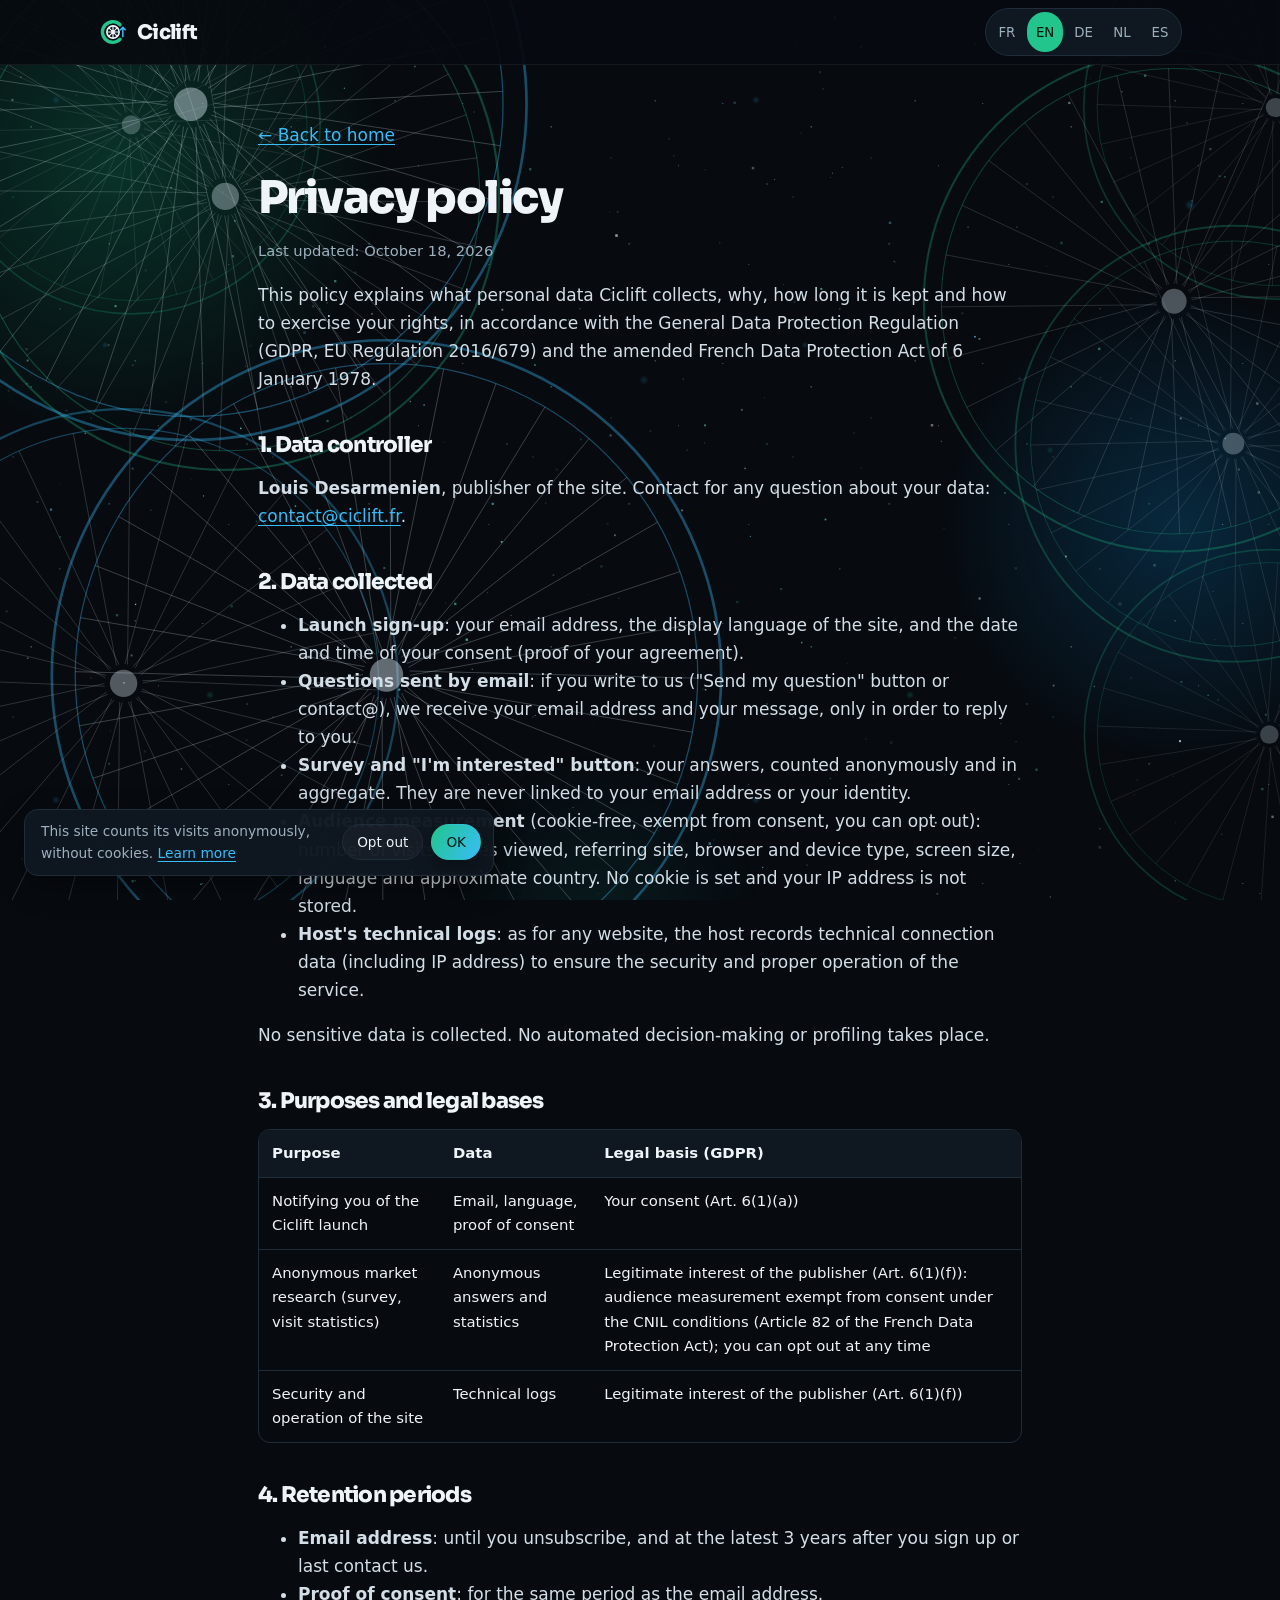
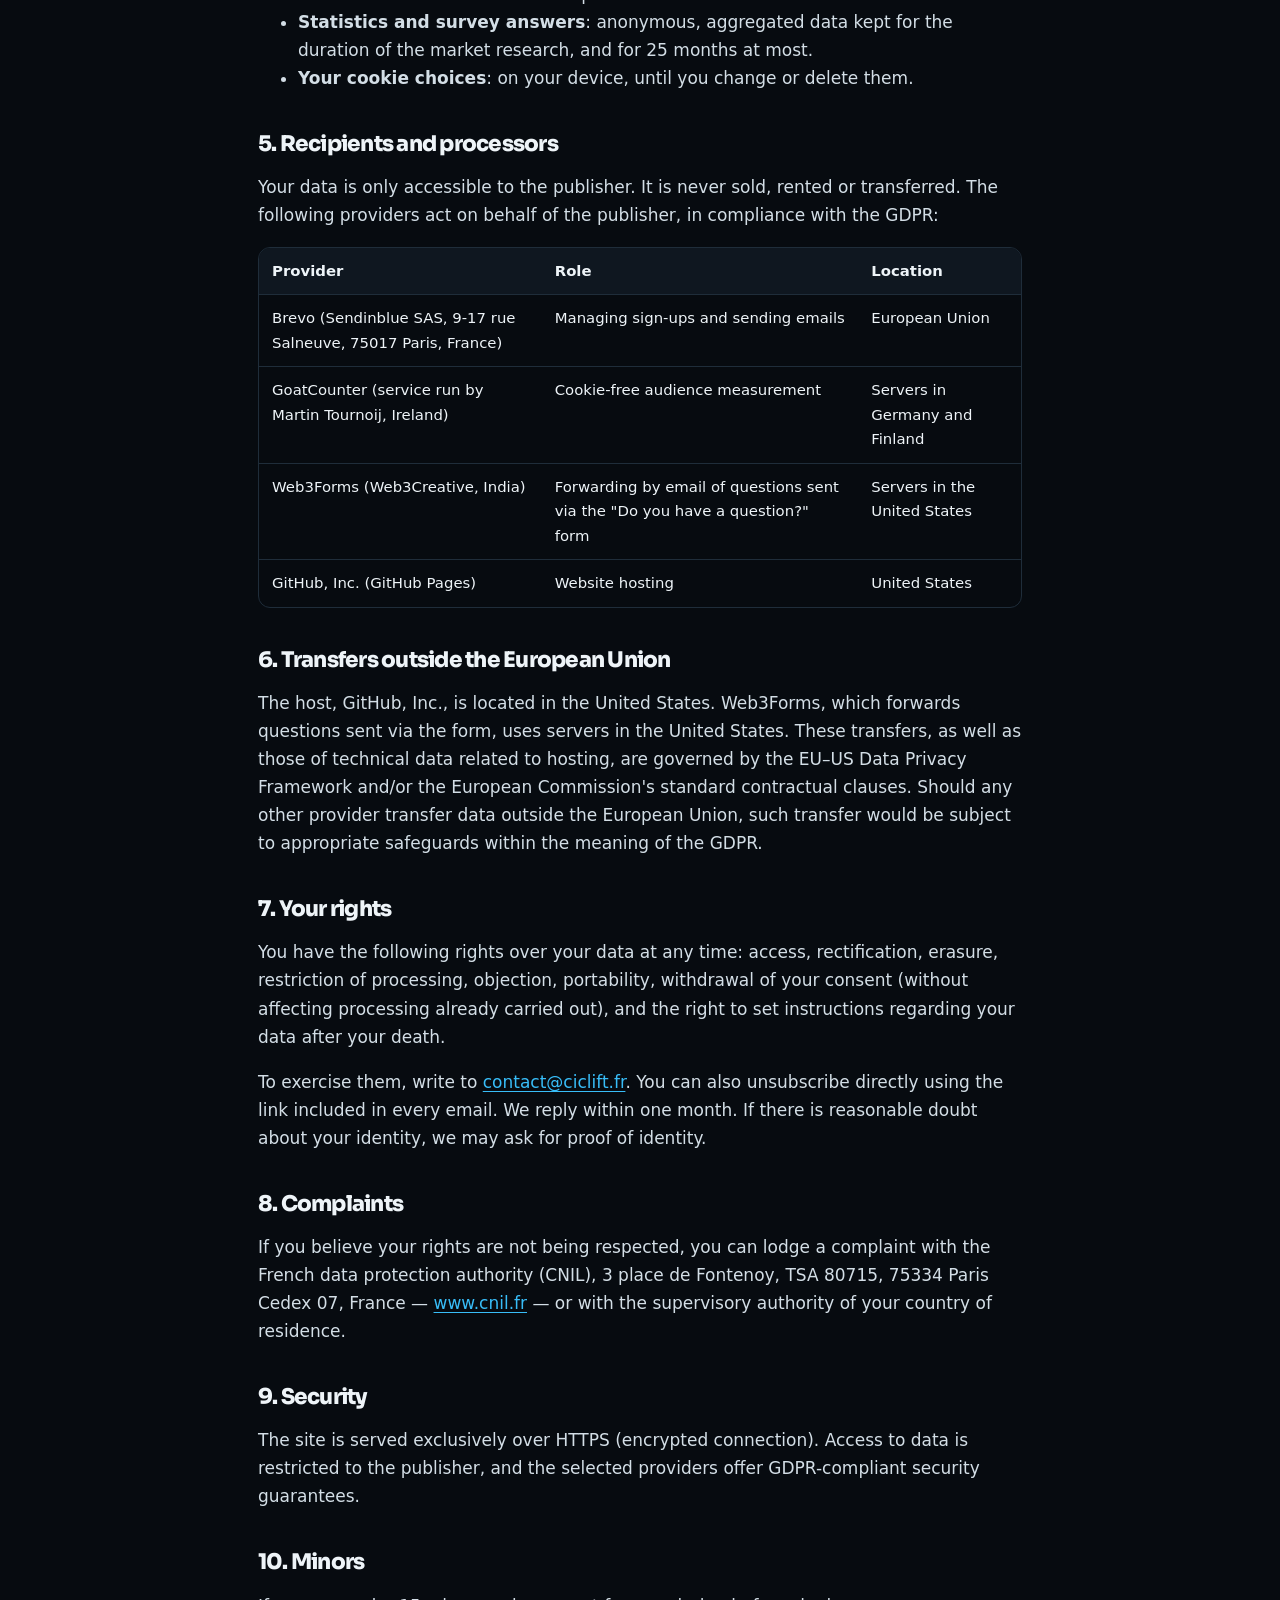
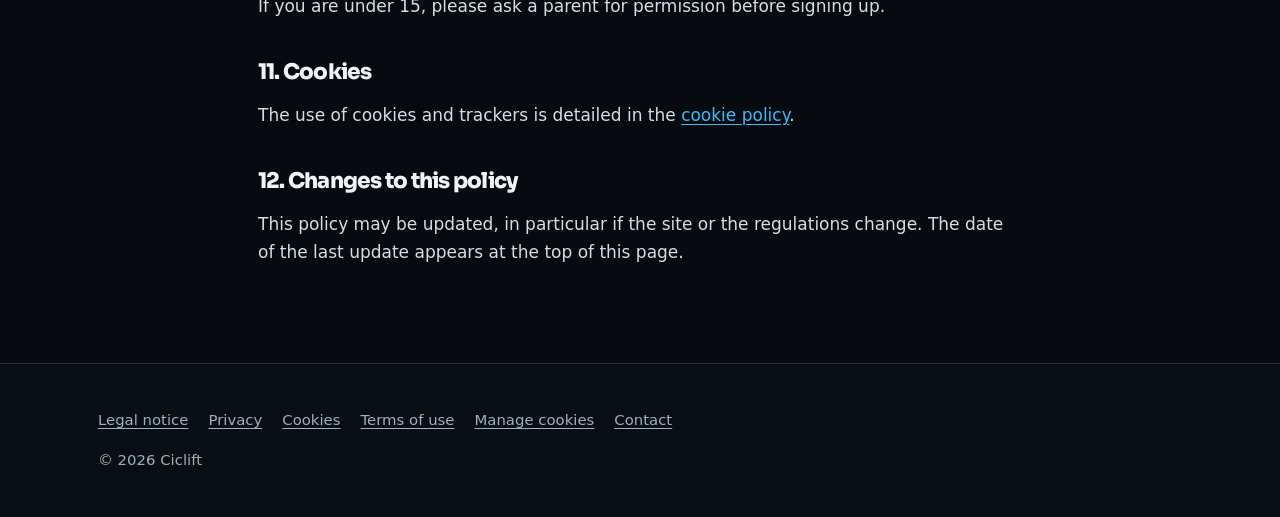
<file: confidentialite.html>
<!doctype html>
<html lang="fr" data-root="./">
<head>
  <meta charset="utf-8">
  <meta name="viewport" content="width=device-width, initial-scale=1">
  <meta http-equiv="Content-Security-Policy" content="default-src 'self'; script-src 'self' https://gc.zgo.at; connect-src 'self' https://*.goatcounter.com; img-src 'self' data: https://*.goatcounter.com; style-src 'self'; font-src 'self'; form-action 'self'; base-uri 'self'; object-src 'none'">
  <meta name="referrer" content="strict-origin-when-cross-origin">
  <title>Politique de confidentialité – Ciclift</title>
  <meta name="description" content="Comment Ciclift collecte et protège vos données personnelles (RGPD) : données collectées, finalités, durées de conservation et vos droits.">
  <meta name="theme-color" content="#070b10">
  <link rel="canonical" href="https://ciclift.fr/confidentialite.html">
  <link rel="icon" href="assets/img/favicon.svg" type="image/svg+xml">
  <link rel="icon" href="assets/img/favicon-32.png" sizes="32x32" type="image/png">
  <link rel="apple-touch-icon" href="assets/img/apple-touch-icon.png">
  <link rel="stylesheet" href="assets/css/style.css?v=202610260933">
  <script src="assets/js/config.js?v=202610260933" defer></script>
  <script src="assets/js/lang/fr.js?v=202610260933" defer></script>
  <script src="assets/js/i18n.js?v=202610260933" defer></script>
  <script src="assets/js/consent.js?v=202610260933" defer></script>
  <script src="assets/js/main.js?v=202610260933" defer></script>
</head>
<body data-page="privacy">
  <a class="skip-link" href="#contenu" data-i18n="skip">Aller au contenu</a>
  <header class="site-header">
    <div class="container">
      <a class="logo" href="./" data-keep-lang aria-label="Ciclift">
        <svg viewBox="0 0 32 32" aria-hidden="true"><path d="M23.5 8.2A11 11 0 1 0 23.5 23.8" fill="none" stroke="#22c58b" stroke-width="3.6" stroke-linecap="round"/><g stroke="#eef4f8" stroke-width="1.3" stroke-linecap="round"><path d="M16 9.5v13M9.5 16h13M11.4 11.4l9.2 9.2M20.6 11.4l-9.2 9.2"/></g><circle cx="16" cy="16" r="6.5" fill="none" stroke="#eef4f8" stroke-width="1.8"/><circle cx="16" cy="16" r="1.8" fill="#eef4f8"/><path d="M26.5 21V11M24 13.5l2.5-2.5 2.5 2.5" fill="none" stroke="#38bdf8" stroke-width="1.6" stroke-linecap="round" stroke-linejoin="round"/></svg>
        Ciclift
      </a>
      <div class="lang-switch" role="group" aria-label="Langue / Language"></div>
    </div>
  </header>

  <main id="contenu" class="legal">
    <div class="container">
      <a class="back-link" href="./" data-keep-lang data-i18n="back">← Retour à l'accueil</a>
      <div data-i18n="legal.privacy">
        <h1>Politique de confidentialité</h1>
        <p class="updated">Dernière mise à jour : <span data-cfg="legalUpdated"></span></p>
        <p>Cette politique explique quelles données personnelles Ciclift collecte, pourquoi, combien de temps elles sont conservées et comment exercer vos droits, conformément au Règlement général sur la protection des données (RGPD, règlement UE 2016/679) et à la loi « Informatique et Libertés » du 6 janvier 1978 modifiée.</p>

        <h2>1. Responsable du traitement</h2>
        <p><strong data-cfg="ownerName"></strong>, éditeur du site. Contact pour toute question sur vos données : <a data-cfg-mailto><span data-cfg="contactEmail"></span></a>.</p>

        <h2>2. Données collectées</h2>
        <ul>
          <li><strong>Inscription au lancement</strong> : votre adresse email, la langue d'affichage du site, ainsi que la date et l'heure de votre consentement (preuve de votre accord).</li>
          <li><strong>Questions envoyées par email</strong> : si vous nous écrivez (bouton « Envoyer ma question » ou contact@), nous recevons votre adresse email et votre message, uniquement pour vous répondre.</li><li><strong>Sondage et bouton « ça m'intéresse »</strong> : vos réponses, comptées de façon anonyme et agrégée. Elles ne sont jamais reliées à votre adresse email ni à votre identité.</li>
          <li><strong>Mesure d'audience</strong> (sans cookie, exemptée de consentement, vous pouvez vous y opposer) : nombre de visites, pages consultées, site de provenance, type de navigateur et d'appareil, taille d'écran, langue et pays approximatif. Aucun cookie n'est déposé et votre adresse IP n'est pas conservée.</li>
          <li><strong>Journaux techniques de l'hébergeur</strong> : comme pour tout site web, l'hébergeur enregistre des données techniques de connexion (dont l'adresse IP) pour assurer la sécurité et le bon fonctionnement du service.</li>
        </ul>
        <p>Aucune donnée sensible n'est collectée. Aucune décision automatisée n'est prise et aucun profilage n'est réalisé.</p>

        <h2>3. Finalités et bases légales</h2>
        <div class="table-wrap"><table>
          <thead><tr><th>Finalité</th><th>Données</th><th>Base légale (RGPD)</th></tr></thead>
          <tbody>
            <tr><td>Vous prévenir du lancement de Ciclift</td><td>Email, langue, preuve du consentement</td><td>Votre consentement (art. 6.1.a)</td></tr>
            <tr><td>Étude de marché anonyme (sondage, statistiques de visite)</td><td>Réponses et statistiques anonymes</td><td>Intérêt légitime de l'éditeur (art. 6.1.f) : mesure d'audience exemptée de consentement selon les conditions de la CNIL (art. 82 de la loi « Informatique et Libertés ») ; vous pouvez vous y opposer à tout moment</td></tr>
            <tr><td>Sécurité et fonctionnement du site</td><td>Journaux techniques</td><td>Intérêt légitime de l'éditeur (art. 6.1.f)</td></tr>
          </tbody>
        </table></div>

        <h2>4. Durées de conservation</h2>
        <ul>
          <li><strong>Adresse email</strong> : jusqu'à votre désinscription, et au plus tard 3 ans après votre inscription ou votre dernier échange avec nous.</li>
          <li><strong>Preuve du consentement</strong> : pendant la même durée que l'adresse email.</li>
          <li><strong>Statistiques et réponses au sondage</strong> : données anonymes et agrégées, conservées pendant la durée de l'étude de marché, et au plus 25 mois.</li>
          <li><strong>Vos choix sur les cookies</strong> : sur votre appareil, jusqu'à ce que vous les modifiiez ou les supprimiez.</li>
        </ul>

        <h2>5. Destinataires et sous-traitants</h2>
        <p>Vos données sont uniquement accessibles à l'éditeur. Elles ne sont jamais vendues, louées ni cédées. Les prestataires suivants interviennent pour le compte de l'éditeur, dans le respect du RGPD :</p>
        <div class="table-wrap"><table>
          <thead><tr><th>Prestataire</th><th>Rôle</th><th>Localisation</th></tr></thead>
          <tbody>
            <tr><td>Brevo (Sendinblue SAS, 9-17 rue Salneuve, 75017 Paris, France)</td><td>Gestion des inscriptions et envoi des emails</td><td>Union européenne</td></tr>
            <tr><td>GoatCounter (service édité par Martin Tournoij, Irlande)</td><td>Mesure d'audience sans cookie</td><td>Serveurs en Allemagne et en Finlande</td></tr>
            <tr><td>Web3Forms (Web3Creative, Inde)</td><td>Transmission par email des questions envoyées via le formulaire « Vous avez une question ? »</td><td>Serveurs aux États-Unis</td></tr>
            <tr><td>GitHub, Inc. (GitHub Pages)</td><td>Hébergement du site</td><td>États-Unis</td></tr>
          </tbody>
        </table></div>

        <h2>6. Transferts hors de l'Union européenne</h2>
        <p>L'hébergeur GitHub, Inc. est situé aux États-Unis. Web3Forms, qui transmet les questions envoyées via le formulaire, utilise des serveurs aux États-Unis. Ces transferts, ainsi que ceux de données techniques liés à l'hébergement, sont encadrés par le cadre de protection des données UE–États-Unis (Data Privacy Framework) et/ou par les clauses contractuelles types de la Commission européenne. Si un autre prestataire devait transférer des données hors de l'Union européenne, ce transfert serait encadré par des garanties appropriées au sens du RGPD.</p>

        <h2>7. Vos droits</h2>
        <p>Vous disposez à tout moment des droits suivants sur vos données : accès, rectification, effacement, limitation du traitement, opposition, portabilité, retrait de votre consentement (sans remettre en cause les traitements déjà effectués), ainsi que le droit de définir des directives relatives au sort de vos données après votre décès.</p>
        <p>Pour les exercer, écrivez à <a data-cfg-mailto><span data-cfg="contactEmail"></span></a>. Vous pouvez aussi vous désinscrire directement grâce au lien présent dans chaque email. Nous répondons dans un délai d'un mois. En cas de doute raisonnable sur votre identité, un justificatif pourra vous être demandé.</p>

        <h2>8. Réclamation</h2>
        <p>Si vous estimez que vos droits ne sont pas respectés, vous pouvez introduire une réclamation auprès de la Commission nationale de l'informatique et des libertés (CNIL), 3 place de Fontenoy, TSA 80715, 75334 Paris Cedex 07 — <a href="https://www.cnil.fr" rel="noopener">www.cnil.fr</a>.</p>

        <h2>9. Sécurité</h2>
        <p>Le site est servi exclusivement en HTTPS (connexion chiffrée). L'accès aux données est limité à l'éditeur, et les prestataires retenus offrent des garanties de sécurité conformes au RGPD.</p>

        <h2>10. Mineurs</h2>
        <p>Si vous avez moins de 15 ans, merci de demander l'accord de l'un de vos parents avant de vous inscrire.</p>

        <h2>11. Cookies</h2>
        <p>L'utilisation des cookies et traceurs est détaillée dans la <a href="cookies.html" data-keep-lang>politique cookies</a>.</p>

        <h2>12. Modification de cette politique</h2>
        <p>Cette politique peut être mise à jour, notamment en cas d'évolution du site ou de la réglementation. La date de dernière mise à jour figure en haut de cette page.</p>
      </div>
    </div>
  </main>

  <footer class="site-footer">
    <div class="container">
      <ul class="footer-links">
        <li><a href="mentions-legales.html" data-keep-lang data-i18n="footer.legal">Mentions légales</a></li>
        <li><a href="confidentialite.html" data-keep-lang data-i18n="footer.privacy">Confidentialité</a></li>
        <li><a href="cookies.html" data-keep-lang data-i18n="footer.cookies">Cookies</a></li>
        <li><a href="cgu.html" data-keep-lang data-i18n="footer.terms">Conditions d'utilisation</a></li>
        <li><button type="button" class="link-btn" data-consent-open data-i18n="footer.manage">Gérer mes cookies</button></li>
        <li><a data-cfg-mailto data-i18n="footer.contact">Contact</a></li>
      </ul>
      <p>© <span data-year>2026</span> Ciclift</p>
    </div>
  </footer>
</body>
</html>
</file>
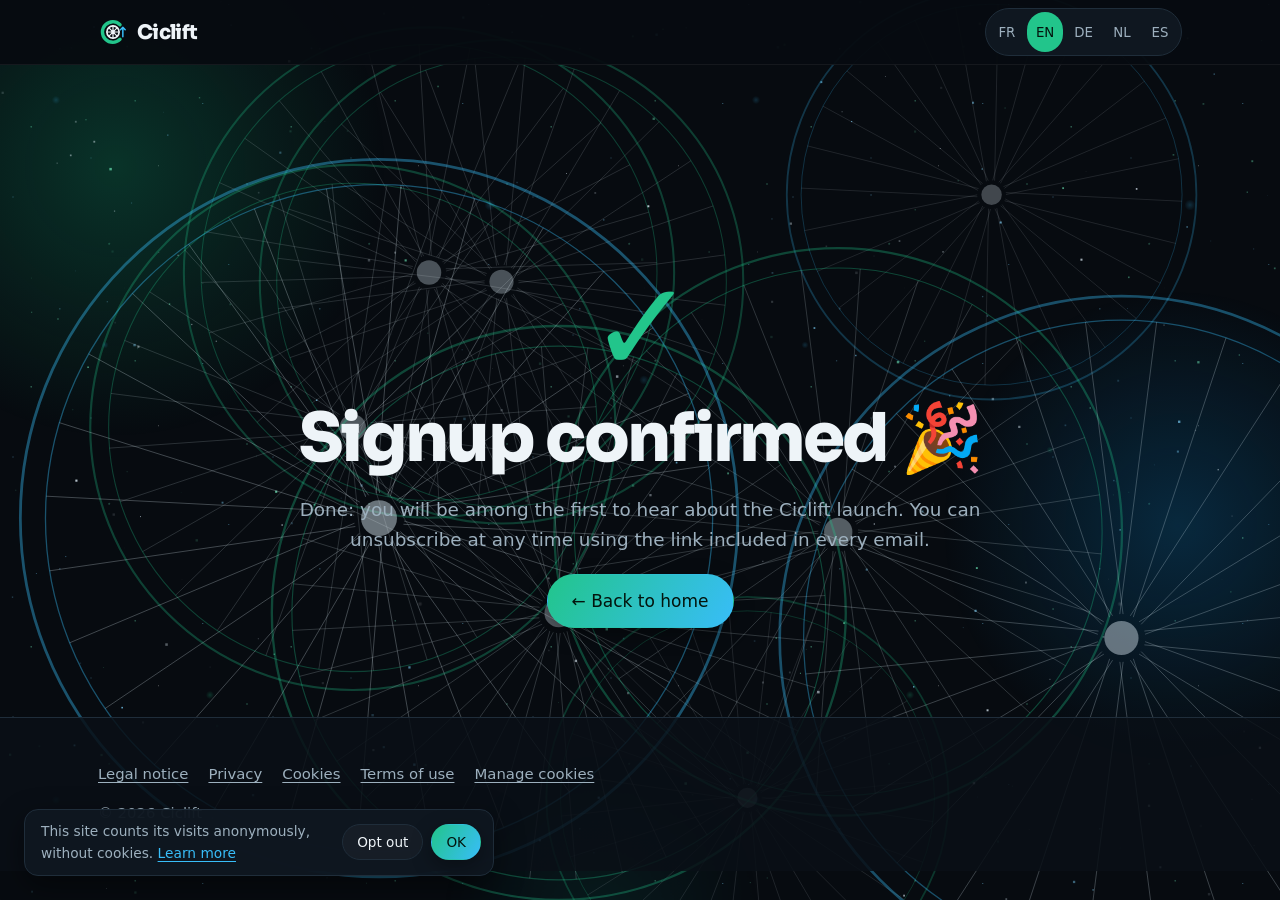
<file: confirme.html>
<!doctype html>
<html lang="fr" data-root="./">
<head>
  <meta charset="utf-8">
  <meta name="viewport" content="width=device-width, initial-scale=1">
  <meta http-equiv="Content-Security-Policy" content="default-src 'self'; script-src 'self' https://gc.zgo.at; connect-src 'self' https://*.goatcounter.com; img-src 'self' data: https://*.goatcounter.com; style-src 'self'; font-src 'self'; form-action 'self'; base-uri 'self'; object-src 'none'">
  <meta name="referrer" content="strict-origin-when-cross-origin">
  <meta name="robots" content="noindex">
  <title>Inscription confirmée – Ciclift</title>
  <meta name="description" content="Votre inscription au lancement de Ciclift est confirmée.">
  <meta name="theme-color" content="#070b10">
  <link rel="icon" href="assets/img/favicon.svg" type="image/svg+xml">
  <link rel="icon" href="assets/img/favicon-32.png" sizes="32x32" type="image/png">
  <link rel="apple-touch-icon" href="assets/img/apple-touch-icon.png">
  <link rel="stylesheet" href="assets/css/style.css?v=202610260933">
  <script src="assets/js/config.js?v=202610260933" defer></script>
  <script src="assets/js/lang/fr.js?v=202610260933" defer></script>
  <script src="assets/js/i18n.js?v=202610260933" defer></script>
  <script src="assets/js/consent.js?v=202610260933" defer></script>
  <script src="assets/js/main.js?v=202610260933" defer></script>
</head>
<body data-page="confirmed">
  <header class="site-header">
    <div class="container">
      <a class="logo" href="./" data-keep-lang aria-label="Ciclift">
        <svg viewBox="0 0 32 32" aria-hidden="true"><path d="M23.5 8.2A11 11 0 1 0 23.5 23.8" fill="none" stroke="#22c58b" stroke-width="3.6" stroke-linecap="round"/><g stroke="#eef4f8" stroke-width="1.3" stroke-linecap="round"><path d="M16 9.5v13M9.5 16h13M11.4 11.4l9.2 9.2M20.6 11.4l-9.2 9.2"/></g><circle cx="16" cy="16" r="6.5" fill="none" stroke="#eef4f8" stroke-width="1.8"/><circle cx="16" cy="16" r="1.8" fill="#eef4f8"/><path d="M26.5 21V11M24 13.5l2.5-2.5 2.5 2.5" fill="none" stroke="#38bdf8" stroke-width="1.6" stroke-linecap="round" stroke-linejoin="round"/></svg>
        Ciclift
      </a>
      <div class="lang-switch" role="group" aria-label="Langue / Language"></div>
    </div>
  </header>
  <main id="contenu" class="simple">
    <div class="container">
      <p class="big">✓</p>
      <h1 data-i18n="confirmed.title">Inscription confirmée 🎉</h1>
      <p class="lead" data-i18n="confirmed.text">C'est noté : vous serez parmi les premiers prévenus du lancement de Ciclift. Vous pouvez vous désinscrire à tout moment grâce au lien présent dans chaque email.</p>
      <p><a class="btn btn-primary" href="./" data-keep-lang data-i18n="back">← Retour à l'accueil</a></p>
    </div>
  </main>
  <footer class="site-footer">
    <div class="container">
      <ul class="footer-links">
        <li><a href="mentions-legales.html" data-keep-lang data-i18n="footer.legal">Mentions légales</a></li>
        <li><a href="confidentialite.html" data-keep-lang data-i18n="footer.privacy">Confidentialité</a></li>
        <li><a href="cookies.html" data-keep-lang data-i18n="footer.cookies">Cookies</a></li>
        <li><a href="cgu.html" data-keep-lang data-i18n="footer.terms">Conditions d'utilisation</a></li>
        <li><button type="button" class="link-btn" data-consent-open data-i18n="footer.manage">Gérer mes cookies</button></li>
      </ul>
      <p>© <span data-year>2026</span> Ciclift</p>
    </div>
  </footer>
</body>
</html>
</file>
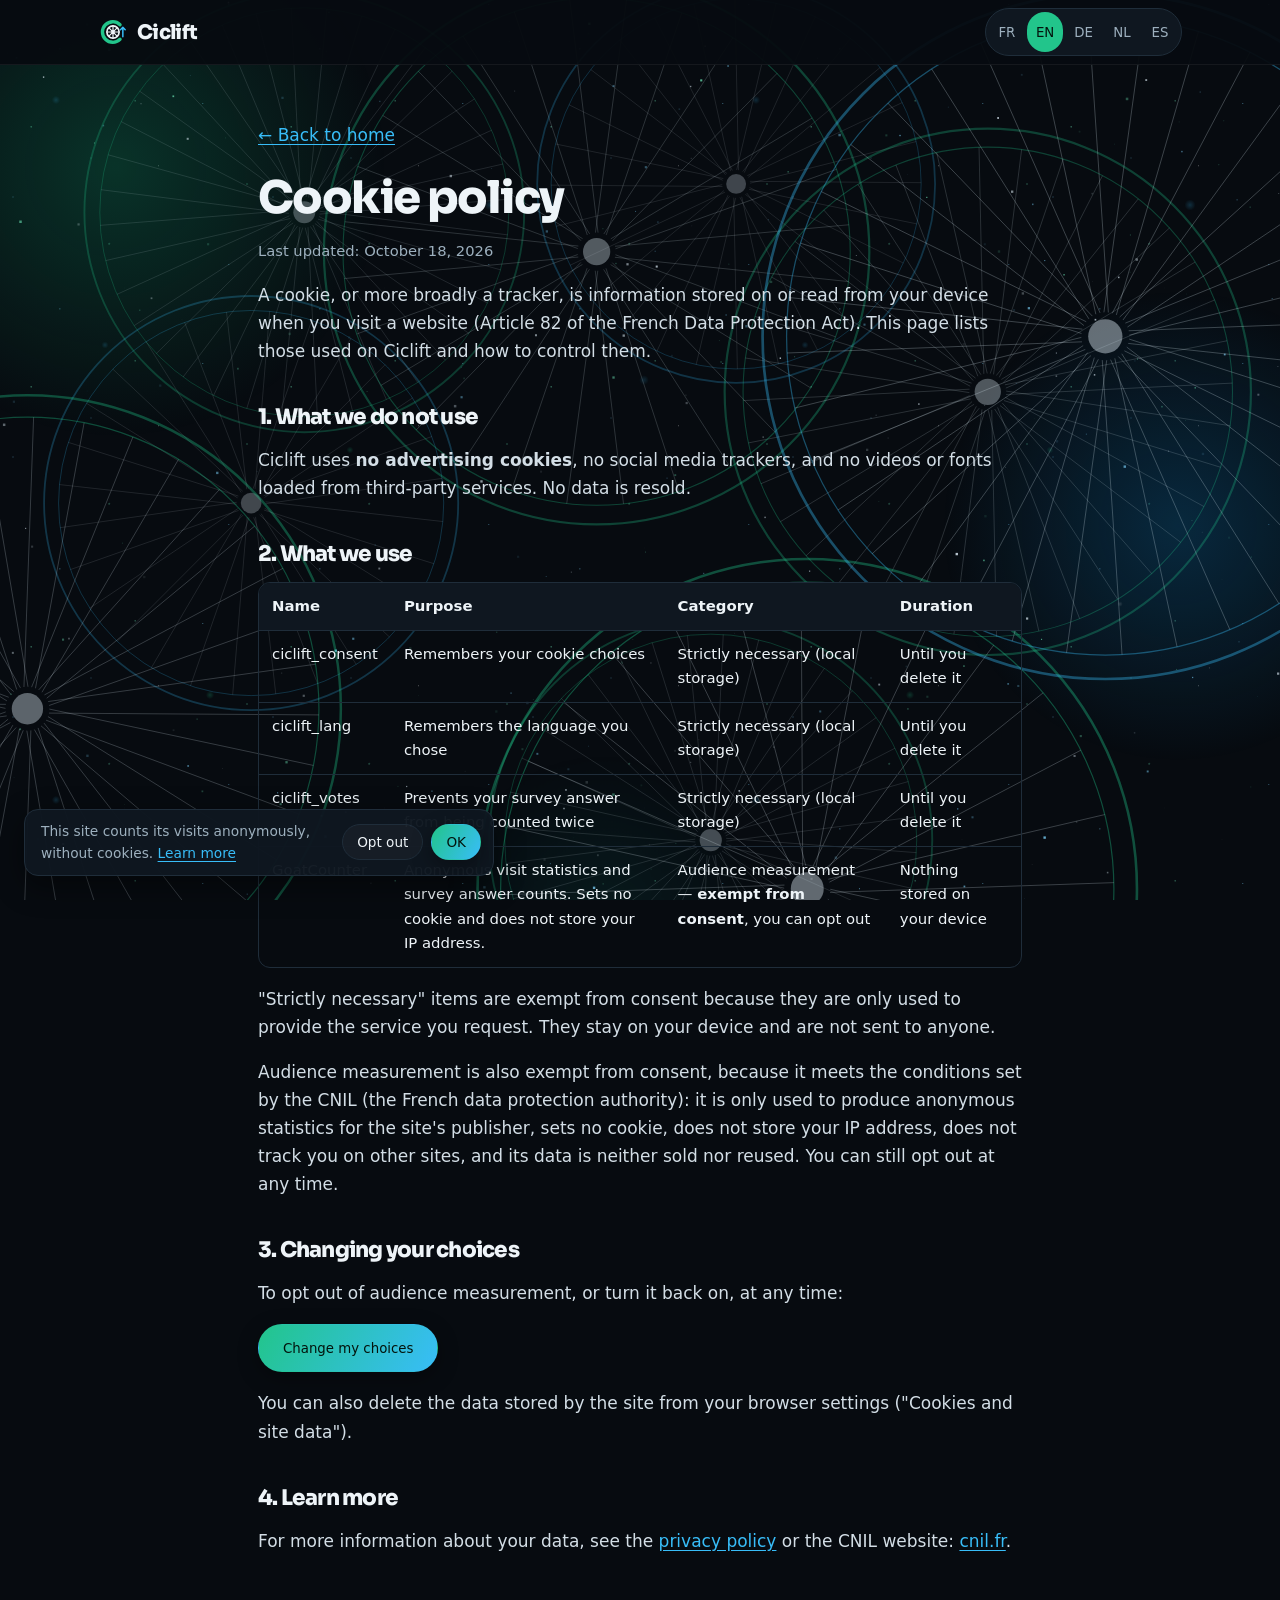
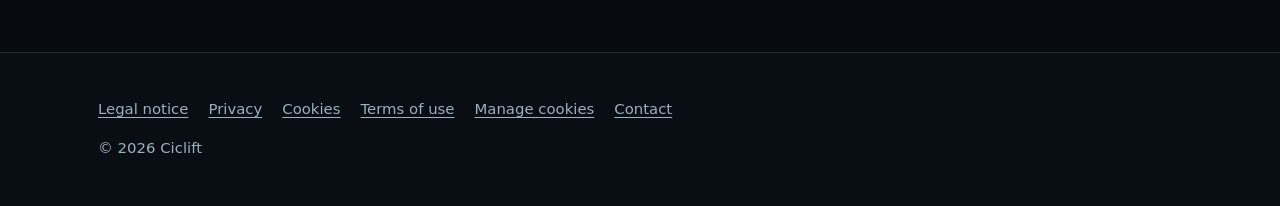
<file: cookies.html>
<!doctype html>
<html lang="fr" data-root="./">
<head>
  <meta charset="utf-8">
  <meta name="viewport" content="width=device-width, initial-scale=1">
  <meta http-equiv="Content-Security-Policy" content="default-src 'self'; script-src 'self' https://gc.zgo.at; connect-src 'self' https://*.goatcounter.com; img-src 'self' data: https://*.goatcounter.com; style-src 'self'; font-src 'self'; form-action 'self'; base-uri 'self'; object-src 'none'">
  <meta name="referrer" content="strict-origin-when-cross-origin">
  <title>Politique cookies – Ciclift</title>
  <meta name="description" content="Les cookies et traceurs utilisés sur le site Ciclift et comment modifier vos choix à tout moment.">
  <meta name="theme-color" content="#070b10">
  <link rel="canonical" href="https://ciclift.fr/cookies.html">
  <link rel="icon" href="assets/img/favicon.svg" type="image/svg+xml">
  <link rel="icon" href="assets/img/favicon-32.png" sizes="32x32" type="image/png">
  <link rel="apple-touch-icon" href="assets/img/apple-touch-icon.png">
  <link rel="stylesheet" href="assets/css/style.css?v=202610260933">
  <script src="assets/js/config.js?v=202610260933" defer></script>
  <script src="assets/js/lang/fr.js?v=202610260933" defer></script>
  <script src="assets/js/i18n.js?v=202610260933" defer></script>
  <script src="assets/js/consent.js?v=202610260933" defer></script>
  <script src="assets/js/main.js?v=202610260933" defer></script>
</head>
<body data-page="cookies">
  <a class="skip-link" href="#contenu" data-i18n="skip">Aller au contenu</a>
  <header class="site-header">
    <div class="container">
      <a class="logo" href="./" data-keep-lang aria-label="Ciclift">
        <svg viewBox="0 0 32 32" aria-hidden="true"><path d="M23.5 8.2A11 11 0 1 0 23.5 23.8" fill="none" stroke="#22c58b" stroke-width="3.6" stroke-linecap="round"/><g stroke="#eef4f8" stroke-width="1.3" stroke-linecap="round"><path d="M16 9.5v13M9.5 16h13M11.4 11.4l9.2 9.2M20.6 11.4l-9.2 9.2"/></g><circle cx="16" cy="16" r="6.5" fill="none" stroke="#eef4f8" stroke-width="1.8"/><circle cx="16" cy="16" r="1.8" fill="#eef4f8"/><path d="M26.5 21V11M24 13.5l2.5-2.5 2.5 2.5" fill="none" stroke="#38bdf8" stroke-width="1.6" stroke-linecap="round" stroke-linejoin="round"/></svg>
        Ciclift
      </a>
      <div class="lang-switch" role="group" aria-label="Langue / Language"></div>
    </div>
  </header>

  <main id="contenu" class="legal">
    <div class="container">
      <a class="back-link" href="./" data-keep-lang data-i18n="back">← Retour à l'accueil</a>
      <div data-i18n="legal.cookies">
        <h1>Politique cookies</h1>
        <p class="updated">Dernière mise à jour : <span data-cfg="legalUpdated"></span></p>
        <p>Un cookie, ou plus largement un traceur, est une information enregistrée sur votre appareil ou lue depuis celui-ci lorsque vous consultez un site (article 82 de la loi « Informatique et Libertés »). Cette page indique lesquels sont utilisés sur Ciclift et comment les contrôler.</p>

        <h2>1. Ce que nous n'utilisons pas</h2>
        <p>Ciclift n'utilise <strong>aucun cookie publicitaire</strong>, aucun traceur de réseau social, aucune vidéo ni police de caractères chargée depuis un service tiers. Aucune donnée n'est revendue.</p>

        <h2>2. Ce que nous utilisons</h2>
        <div class="table-wrap"><table>
          <thead><tr><th>Nom</th><th>Rôle</th><th>Catégorie</th><th>Durée</th></tr></thead>
          <tbody>
            <tr><td>ciclift_consent</td><td>Mémorise vos choix concernant les cookies</td><td>Strictement nécessaire (stockage local)</td><td>Jusqu'à suppression par vous</td></tr>
            <tr><td>ciclift_lang</td><td>Mémorise la langue que vous avez choisie</td><td>Strictement nécessaire (stockage local)</td><td>Jusqu'à suppression par vous</td></tr>
            <tr><td>ciclift_votes</td><td>Évite de compter deux fois votre réponse au sondage</td><td>Strictement nécessaire (stockage local)</td><td>Jusqu'à suppression par vous</td></tr>
            <tr><td>GoatCounter</td><td>Statistiques anonymes de visite et décompte des réponses au sondage. Ne dépose aucun cookie et ne conserve pas votre adresse IP.</td><td>Mesure d'audience — <strong>exemptée de consentement</strong>, vous pouvez vous y opposer</td><td>Aucun stockage sur votre appareil</td></tr>
          </tbody>
        </table></div>
        <p>Les éléments « strictement nécessaires » sont exemptés de consentement car ils servent uniquement à fournir le service que vous demandez. Ils restent sur votre appareil et ne sont transmis à personne.</p>
        <p>La mesure d'audience est elle aussi exemptée de consentement, car elle respecte les conditions fixées par la CNIL : elle sert uniquement à produire des statistiques anonymes pour l'éditeur du site, ne dépose aucun cookie, ne conserve pas votre adresse IP, ne vous suit pas sur d'autres sites, et ses données ne sont ni revendues ni réutilisées. Vous pouvez néanmoins vous y opposer à tout moment.</p>

        <h2>3. Modifier vos choix</h2>
        <p>Pour vous opposer à la mesure d'audience, ou la réactiver, à tout moment :</p>
        <p><button type="button" class="btn btn-primary" data-consent-open>Modifier mes choix</button></p>
        <p>Vous pouvez aussi supprimer les données enregistrées par le site depuis les réglages de votre navigateur (rubrique « Cookies et données de site »).</p>

        <h2>4. En savoir plus</h2>
        <p>Pour plus d'informations sur vos données, consultez la <a href="confidentialite.html" data-keep-lang>politique de confidentialité</a>, ou le site de la CNIL : <a href="https://www.cnil.fr/fr/cookies-et-autres-traceurs" rel="noopener">cnil.fr</a>.</p>
      </div>
    </div>
  </main>

  <footer class="site-footer">
    <div class="container">
      <ul class="footer-links">
        <li><a href="mentions-legales.html" data-keep-lang data-i18n="footer.legal">Mentions légales</a></li>
        <li><a href="confidentialite.html" data-keep-lang data-i18n="footer.privacy">Confidentialité</a></li>
        <li><a href="cookies.html" data-keep-lang data-i18n="footer.cookies">Cookies</a></li>
        <li><a href="cgu.html" data-keep-lang data-i18n="footer.terms">Conditions d'utilisation</a></li>
        <li><button type="button" class="link-btn" data-consent-open data-i18n="footer.manage">Gérer mes cookies</button></li>
        <li><a data-cfg-mailto data-i18n="footer.contact">Contact</a></li>
      </ul>
      <p>© <span data-year>2026</span> Ciclift</p>
    </div>
  </footer>
</body>
</html>
</file>
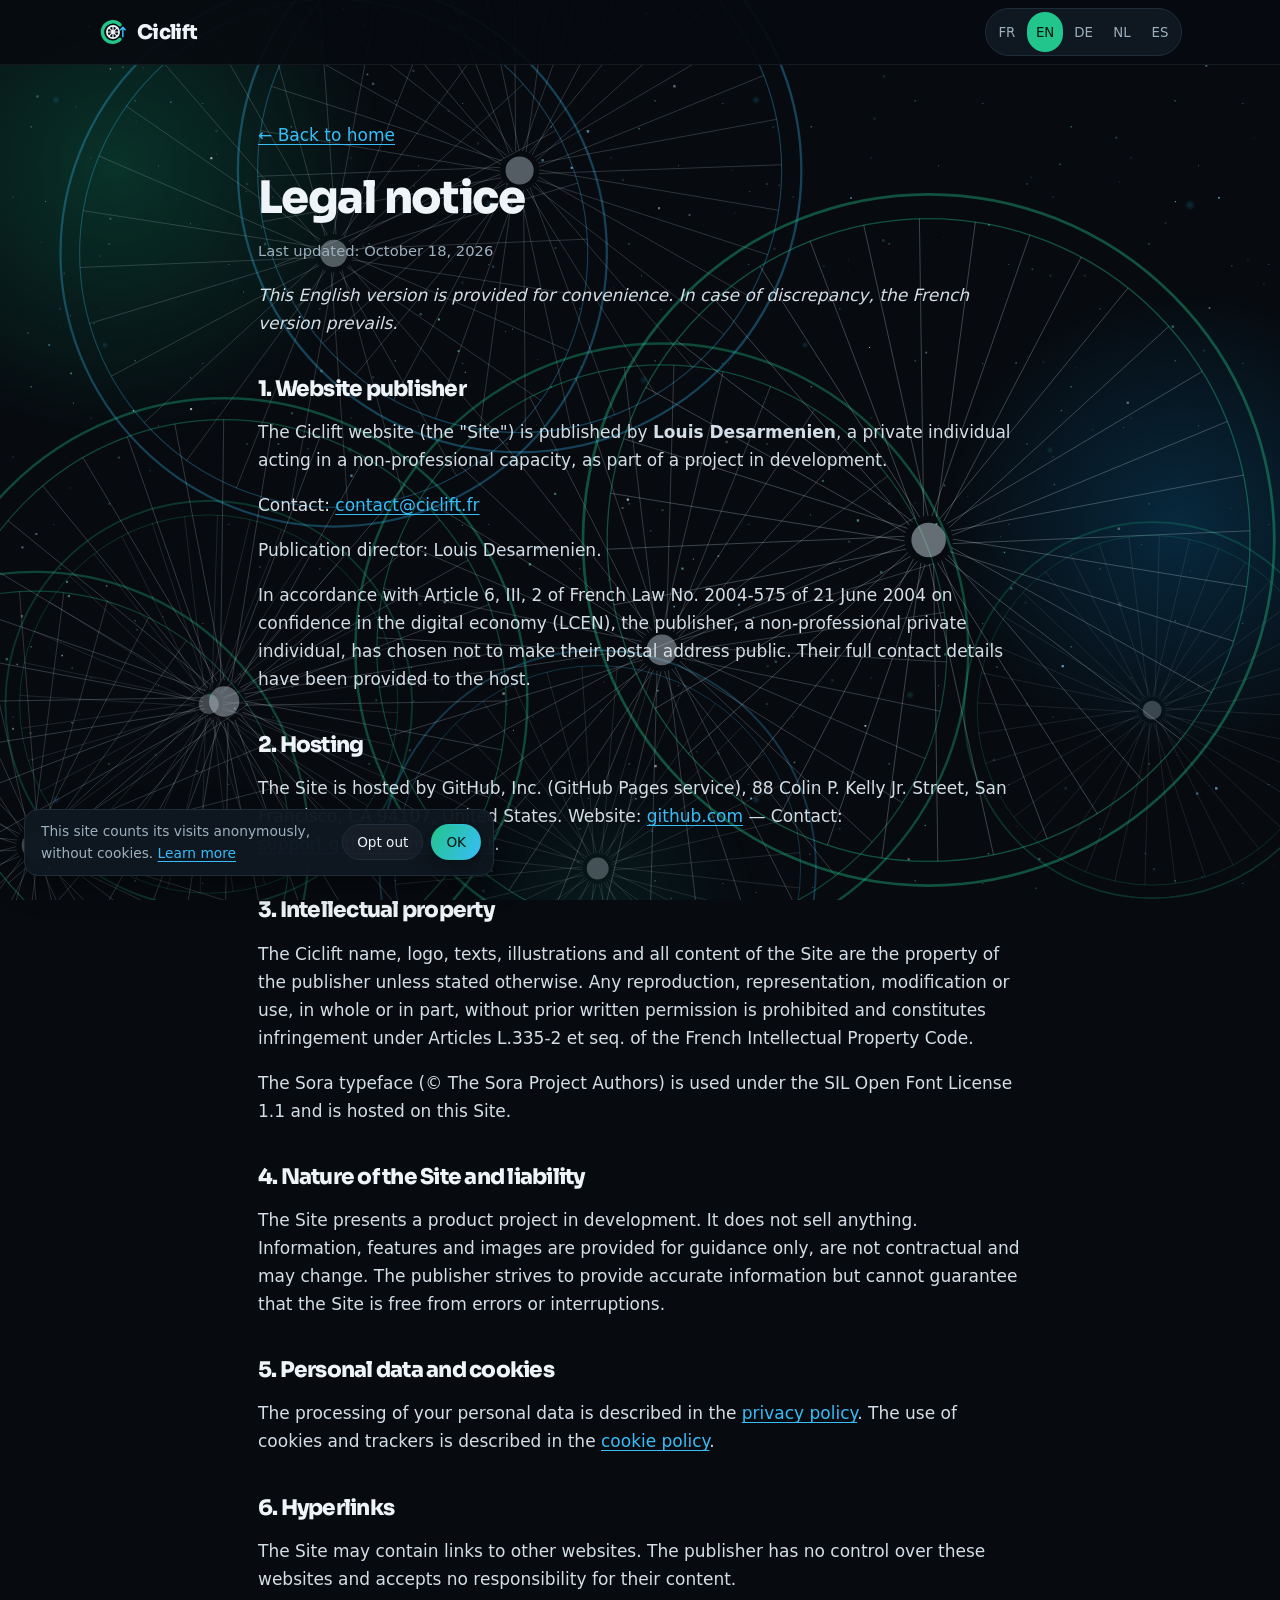
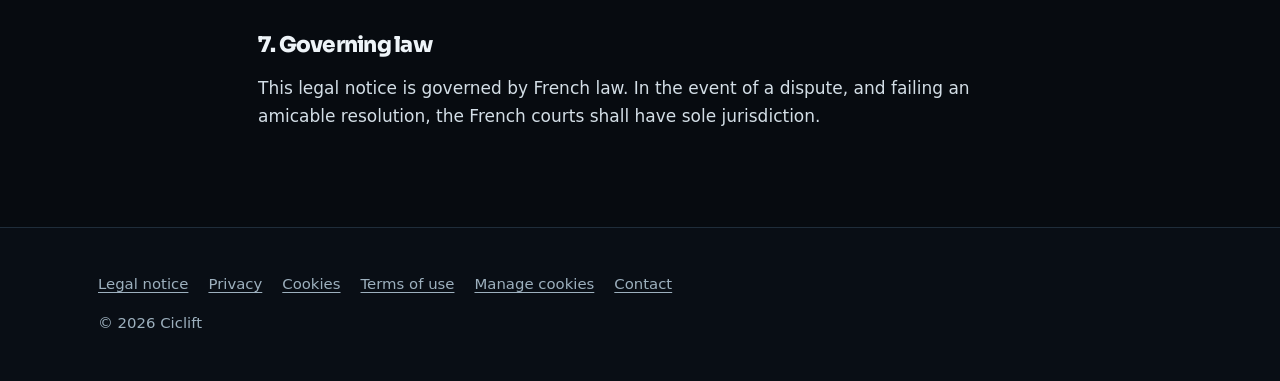
<file: mentions-legales.html>
<!doctype html>
<html lang="fr" data-root="./">
<head>
  <meta charset="utf-8">
  <meta name="viewport" content="width=device-width, initial-scale=1">
  <meta http-equiv="Content-Security-Policy" content="default-src 'self'; script-src 'self' https://gc.zgo.at; connect-src 'self' https://*.goatcounter.com; img-src 'self' data: https://*.goatcounter.com; style-src 'self'; font-src 'self'; form-action 'self'; base-uri 'self'; object-src 'none'">
  <meta name="referrer" content="strict-origin-when-cross-origin">
  <title>Mentions légales – Ciclift</title>
  <meta name="description" content="Mentions légales du site Ciclift : éditeur, hébergeur, propriété intellectuelle et responsabilité.">
  <meta name="theme-color" content="#070b10">
  <link rel="canonical" href="https://ciclift.fr/mentions-legales.html">
  <link rel="icon" href="assets/img/favicon.svg" type="image/svg+xml">
  <link rel="icon" href="assets/img/favicon-32.png" sizes="32x32" type="image/png">
  <link rel="apple-touch-icon" href="assets/img/apple-touch-icon.png">
  <link rel="stylesheet" href="assets/css/style.css?v=202610260933">
  <script src="assets/js/config.js?v=202610260933" defer></script>
  <script src="assets/js/lang/fr.js?v=202610260933" defer></script>
  <script src="assets/js/i18n.js?v=202610260933" defer></script>
  <script src="assets/js/consent.js?v=202610260933" defer></script>
  <script src="assets/js/main.js?v=202610260933" defer></script>
</head>
<body data-page="mentions">
  <a class="skip-link" href="#contenu" data-i18n="skip">Aller au contenu</a>
  <header class="site-header">
    <div class="container">
      <a class="logo" href="./" data-keep-lang aria-label="Ciclift">
        <svg viewBox="0 0 32 32" aria-hidden="true"><path d="M23.5 8.2A11 11 0 1 0 23.5 23.8" fill="none" stroke="#22c58b" stroke-width="3.6" stroke-linecap="round"/><g stroke="#eef4f8" stroke-width="1.3" stroke-linecap="round"><path d="M16 9.5v13M9.5 16h13M11.4 11.4l9.2 9.2M20.6 11.4l-9.2 9.2"/></g><circle cx="16" cy="16" r="6.5" fill="none" stroke="#eef4f8" stroke-width="1.8"/><circle cx="16" cy="16" r="1.8" fill="#eef4f8"/><path d="M26.5 21V11M24 13.5l2.5-2.5 2.5 2.5" fill="none" stroke="#38bdf8" stroke-width="1.6" stroke-linecap="round" stroke-linejoin="round"/></svg>
        Ciclift
      </a>
      <div class="lang-switch" role="group" aria-label="Langue / Language"></div>
    </div>
  </header>

  <main id="contenu" class="legal">
    <div class="container">
      <a class="back-link" href="./" data-keep-lang data-i18n="back">← Retour à l'accueil</a>
      <div data-i18n="legal.mentions">
        <h1>Mentions légales</h1>
        <p class="updated">Dernière mise à jour : <span data-cfg="legalUpdated"></span></p>

        <h2>1. Éditeur du site</h2>
        <p>Le site Ciclift (ci-après « le Site ») est édité par <strong data-cfg="ownerName"></strong>, personne physique agissant à titre non professionnel, dans le cadre d'un projet en cours de développement.</p>
        <p>Contact : <a data-cfg-mailto><span data-cfg="contactEmail"></span></a></p>
        <p>Directeur de la publication : <span data-cfg="ownerName"></span>.</p>
        <p>Conformément à l'article 6, III, 2 de la loi n° 2004-575 du 21 juin 2004 pour la confiance dans l'économie numérique (LCEN), l'éditeur, personne physique non professionnelle, a choisi de ne pas rendre publique son adresse postale. Ses coordonnées complètes ont été communiquées à l'hébergeur.</p>

        <h2>2. Hébergement</h2>
        <p>Le Site est hébergé par GitHub, Inc. (service GitHub Pages), 88 Colin P. Kelly Jr. Street, San Francisco, CA 94107, États-Unis. Site : <a href="https://github.com" rel="noopener">github.com</a> — Contact : <a href="https://support.github.com/contact" rel="noopener">support.github.com/contact</a>.</p>

        <h2>3. Propriété intellectuelle</h2>
        <p>Le nom Ciclift, le logo, les textes, les illustrations et l'ensemble des contenus du Site sont la propriété de l'éditeur, sauf mention contraire. Toute reproduction, représentation, modification ou exploitation, totale ou partielle, sans autorisation écrite préalable est interdite et constitue une contrefaçon sanctionnée par les articles L.335-2 et suivants du Code de la propriété intellectuelle.</p>
        <p>La police de caractères Sora (© The Sora Project Authors) est utilisée sous licence SIL Open Font License 1.1 ; elle est hébergée sur ce site.</p>

        <h2>4. Nature du Site et responsabilité</h2>
        <p>Le Site présente un projet de produit en cours de développement. Il ne propose aucune vente. Les informations, caractéristiques et visuels sont donnés à titre indicatif et non contractuel, et peuvent évoluer. L'éditeur s'efforce de fournir des informations exactes mais ne peut garantir l'absence d'erreur ou d'interruption du Site.</p>

        <h2>5. Données personnelles et cookies</h2>
        <p>Le traitement de vos données personnelles est décrit dans la <a href="confidentialite.html" data-keep-lang>politique de confidentialité</a>. L'utilisation des cookies et traceurs est décrite dans la <a href="cookies.html" data-keep-lang>politique cookies</a>.</p>

        <h2>6. Liens hypertextes</h2>
        <p>Le Site peut contenir des liens vers d'autres sites. L'éditeur n'exerce aucun contrôle sur ces sites et décline toute responsabilité quant à leur contenu.</p>

        <h2>7. Droit applicable</h2>
        <p>Les présentes mentions légales sont régies par le droit français. En cas de litige, et à défaut de résolution amiable, les tribunaux français sont seuls compétents.</p>
      </div>
    </div>
  </main>

  <footer class="site-footer">
    <div class="container">
      <ul class="footer-links">
        <li><a href="mentions-legales.html" data-keep-lang data-i18n="footer.legal">Mentions légales</a></li>
        <li><a href="confidentialite.html" data-keep-lang data-i18n="footer.privacy">Confidentialité</a></li>
        <li><a href="cookies.html" data-keep-lang data-i18n="footer.cookies">Cookies</a></li>
        <li><a href="cgu.html" data-keep-lang data-i18n="footer.terms">Conditions d'utilisation</a></li>
        <li><button type="button" class="link-btn" data-consent-open data-i18n="footer.manage">Gérer mes cookies</button></li>
        <li><a data-cfg-mailto data-i18n="footer.contact">Contact</a></li>
      </ul>
      <p>© <span data-year>2026</span> Ciclift</p>
    </div>
  </footer>
</body>
</html>
</file>
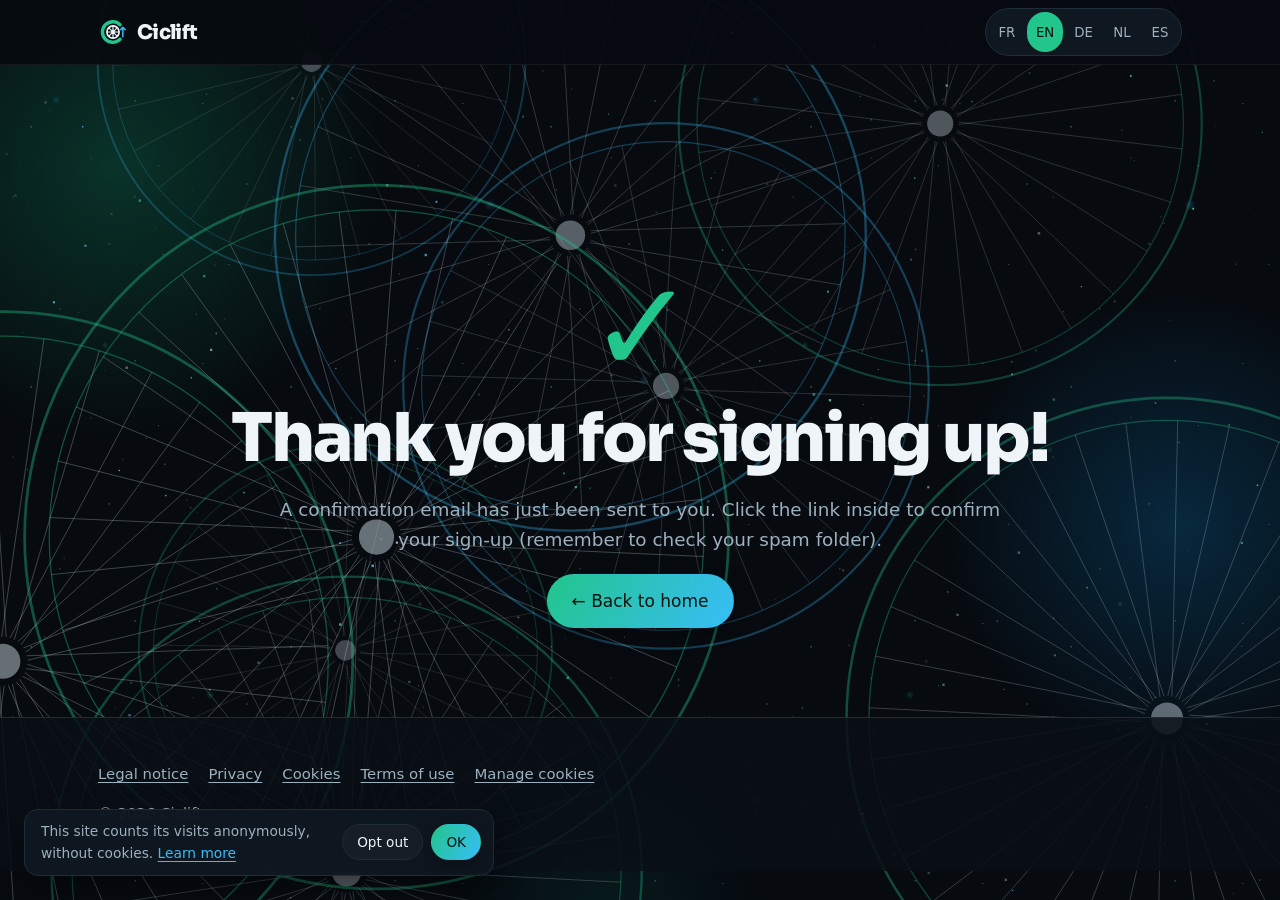
<file: merci.html>
<!doctype html>
<html lang="fr" data-root="./">
<head>
  <meta charset="utf-8">
  <meta name="viewport" content="width=device-width, initial-scale=1">
  <meta http-equiv="Content-Security-Policy" content="default-src 'self'; script-src 'self' https://gc.zgo.at; connect-src 'self' https://*.goatcounter.com; img-src 'self' data: https://*.goatcounter.com; style-src 'self'; font-src 'self'; form-action 'self'; base-uri 'self'; object-src 'none'">
  <meta name="referrer" content="strict-origin-when-cross-origin">
  <meta name="robots" content="noindex">
  <title>Merci ! – Ciclift</title>
  <meta name="description" content="Merci pour votre inscription à Ciclift.">
  <meta name="theme-color" content="#070b10">
  <link rel="icon" href="assets/img/favicon.svg" type="image/svg+xml">
  <link rel="icon" href="assets/img/favicon-32.png" sizes="32x32" type="image/png">
  <link rel="apple-touch-icon" href="assets/img/apple-touch-icon.png">
  <link rel="stylesheet" href="assets/css/style.css?v=202610260933">
  <script src="assets/js/config.js?v=202610260933" defer></script>
  <script src="assets/js/lang/fr.js?v=202610260933" defer></script>
  <script src="assets/js/i18n.js?v=202610260933" defer></script>
  <script src="assets/js/consent.js?v=202610260933" defer></script>
  <script src="assets/js/main.js?v=202610260933" defer></script>
</head>
<body data-page="thanks">
  <header class="site-header">
    <div class="container">
      <a class="logo" href="./" data-keep-lang aria-label="Ciclift">
        <svg viewBox="0 0 32 32" aria-hidden="true"><path d="M23.5 8.2A11 11 0 1 0 23.5 23.8" fill="none" stroke="#22c58b" stroke-width="3.6" stroke-linecap="round"/><g stroke="#eef4f8" stroke-width="1.3" stroke-linecap="round"><path d="M16 9.5v13M9.5 16h13M11.4 11.4l9.2 9.2M20.6 11.4l-9.2 9.2"/></g><circle cx="16" cy="16" r="6.5" fill="none" stroke="#eef4f8" stroke-width="1.8"/><circle cx="16" cy="16" r="1.8" fill="#eef4f8"/><path d="M26.5 21V11M24 13.5l2.5-2.5 2.5 2.5" fill="none" stroke="#38bdf8" stroke-width="1.6" stroke-linecap="round" stroke-linejoin="round"/></svg>
        Ciclift
      </a>
      <div class="lang-switch" role="group" aria-label="Langue / Language"></div>
    </div>
  </header>
  <main id="contenu" class="simple">
    <div class="container">
      <p class="big">✓</p>
      <h1 data-i18n="thanks.title">Merci pour votre inscription !</h1>
      <p class="lead" data-i18n="thanks.text">Un email de confirmation vient de vous être envoyé. Cliquez sur le lien qu'il contient pour valider votre inscription (pensez à vérifier vos courriers indésirables).</p>
      <p><a class="btn btn-primary" href="./" data-keep-lang data-i18n="back">← Retour à l'accueil</a></p>
    </div>
  </main>
  <footer class="site-footer">
    <div class="container">
      <ul class="footer-links">
        <li><a href="mentions-legales.html" data-keep-lang data-i18n="footer.legal">Mentions légales</a></li>
        <li><a href="confidentialite.html" data-keep-lang data-i18n="footer.privacy">Confidentialité</a></li>
        <li><a href="cookies.html" data-keep-lang data-i18n="footer.cookies">Cookies</a></li>
        <li><a href="cgu.html" data-keep-lang data-i18n="footer.terms">Conditions d'utilisation</a></li>
        <li><button type="button" class="link-btn" data-consent-open data-i18n="footer.manage">Gérer mes cookies</button></li>
      </ul>
      <p>© <span data-year>2026</span> Ciclift</p>
    </div>
  </footer>
</body>
</html>
</file>
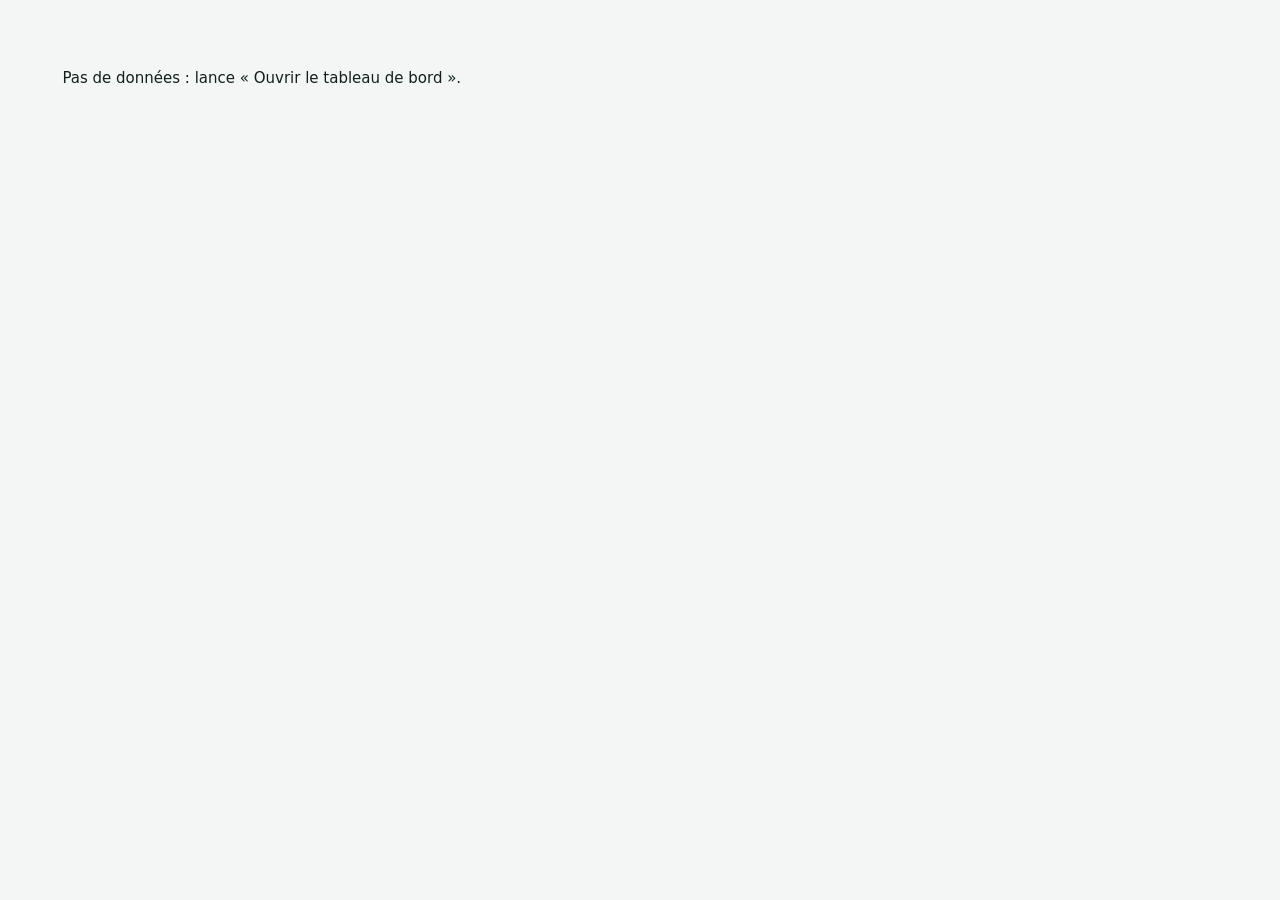
<file: tools/tableau/modele.html>
<!doctype html>
<html lang="fr">
<head>
<meta charset="utf-8">
<meta name="viewport" content="width=device-width, initial-scale=1">
<title>Résultats Ciclift</title>
<style>
/* Tableau de bord : résumé en tuiles, puis visites par jour, puis une carte par question du sondage. */
:root {
  --bg: #f3f6f5; --surface: #ffffff; --fg: #11201b; --muted: #5a6b64; --faint: #8a9a93;
  --line: #dde6e2; --track: #e8efec; --accent: #0f9d6c; --accent-2: #0b78b8; --neutral: #b7c3be;
  --warn-bg: #fff4e5; --warn-fg: #8a4b00;
  --font: system-ui, -apple-system, "Segoe UI", Roboto, Arial, sans-serif;
  --mono: ui-monospace, Consolas, "Liberation Mono", monospace;
}
@media (prefers-color-scheme: dark) {
  :root { --bg: #0a1017; --surface: #111b24; --fg: #e8f1f6; --muted: #9fb2bf; --faint: #6f8291;
    --line: #223241; --track: #1a2733; --accent: #22c58b; --accent-2: #38bdf8; --neutral: #4b5d6b;
    --warn-bg: #2b1f0c; --warn-fg: #f5c37a; color-scheme: dark; }
}
* { box-sizing: border-box; }
body { margin: 0; background: var(--bg); color: var(--fg); font-family: var(--font); font-size: 15px; line-height: 1.5; padding: 28px max(16px, 3vw) 60px; }
.wrap { max-width: 1100px; margin: 0 auto; display: grid; gap: 22px; }
header { display: flex; justify-content: space-between; align-items: flex-end; gap: 12px; flex-wrap: wrap; }
h1 { margin: 0; font-size: 1.7rem; letter-spacing: -.01em; }
.sub { color: var(--muted); font-size: .9rem; }
.warn { background: var(--warn-bg); color: var(--warn-fg); border-radius: 12px; padding: 12px 16px; font-size: .92rem; }
.tiles { display: grid; grid-template-columns: repeat(auto-fit, minmax(170px, 1fr)); gap: 12px; }
.tile { background: var(--surface); border: 1px solid var(--line); border-radius: 14px; padding: 16px; display: grid; gap: 4px; }
.tile .label { font-size: .78rem; text-transform: uppercase; letter-spacing: .07em; color: var(--muted); }
.tile .value { font-size: 2rem; font-weight: 700; font-variant-numeric: tabular-nums; line-height: 1.1; }
.tile .note { font-size: .82rem; color: var(--faint); }
.grid { display: grid; grid-template-columns: repeat(auto-fit, minmax(320px, 1fr)); gap: 14px; }
.card { background: var(--surface); border: 1px solid var(--line); border-radius: 14px; padding: 18px; display: grid; gap: 12px; align-content: start; min-width: 0; }
.card h2 { margin: 0; font-size: 1rem; }
.card .meta { font-size: .82rem; color: var(--muted); margin-top: -8px; }
.bars { display: grid; gap: 8px; }
.row { display: grid; grid-template-columns: minmax(90px, 38%) 1fr auto; gap: 10px; align-items: center; font-size: .9rem; }
.row .name { color: var(--muted); overflow: hidden; text-overflow: ellipsis; white-space: nowrap; }
.row .track { background: var(--track); border-radius: 4px; height: 12px; position: relative; }
.row .fill { position: absolute; left: 0; top: 0; bottom: 0; background: var(--accent); border-radius: 0 4px 4px 0; min-width: 2px; }
.row .num { font-variant-numeric: tabular-nums; min-width: 64px; text-align: right; }
.row .num small { color: var(--faint); }
.empty { color: var(--faint); font-size: .9rem; }
.split { display: flex; height: 18px; border-radius: 4px; overflow: hidden; gap: 2px; background: var(--surface); }
.split div { height: 100%; }
.legend { display: flex; gap: 16px; flex-wrap: wrap; font-size: .88rem; color: var(--muted); }
.legend i { display: inline-block; width: 10px; height: 10px; border-radius: 2px; margin-right: 6px; vertical-align: -1px; }
.timeline { display: flex; align-items: flex-end; gap: 2px; height: 140px; border-bottom: 1px solid var(--line); }
.timeline .col { flex: 1; max-width: 48px; display: flex; flex-direction: column; justify-content: flex-end; height: 100%; position: relative; }
.timeline .bar { background: var(--accent); border-radius: 4px 4px 0 0; min-height: 2px; }
.timeline .col:hover .bar { background: var(--accent-2); }
.axis { display: flex; justify-content: space-between; font-size: .78rem; color: var(--faint); }
#tip { position: fixed; pointer-events: none; background: var(--fg); color: var(--bg); font-size: .82rem; padding: 6px 9px; border-radius: 6px; opacity: 0; transition: opacity .1s; white-space: nowrap; z-index: 10; }
footer { color: var(--faint); font-size: .82rem; }
</style>
</head>
<body>
<div class="wrap">
  <header>
    <div>
      <h1>Résultats Ciclift</h1>
      <div class="sub" id="period"></div>
    </div>
    <div class="sub">Pour actualiser : double-clique sur « Ouvrir le tableau de bord ».</div>
  </header>
  <div id="errors"></div>
  <section class="tiles" id="tiles"></section>
  <section class="card" id="visits-card">
    <h2>Visiteurs par jour</h2>
    <p class="meta">Seulement les visiteurs qui ont accepté les statistiques.</p>
    <div class="timeline" id="timeline"></div>
    <div class="axis" id="axis"></div>
  </section>
  <section class="grid" id="polls"></section>
  <footer>Données : GoatCounter (visites, sondage, sources) et Brevo (inscrits). Aucune adresse email n'est enregistrée dans cette page.</footer>
</div>
<div id="tip" role="tooltip"></div>
<script>
var DATA = /*DATA*/null;
(function () {
  "use strict";
  if (!DATA) { document.body.innerHTML = "<p style='padding:24px'>Pas de données : lance « Ouvrir le tableau de bord ».</p>"; return; }
  var tip = document.getElementById("tip");
  function showTip(e, text) { tip.textContent = text; tip.style.opacity = 1; tip.style.left = Math.min(e.clientX + 12, innerWidth - tip.offsetWidth - 8) + "px"; tip.style.top = (e.clientY - 34) + "px"; }
  function hideTip() { tip.style.opacity = 0; }
  function bindTip(el, text) { el.addEventListener("mousemove", function (e) { showTip(e, text); }); el.addEventListener("mouseleave", hideTip); }
  function fmtDay(d) { var p = d.split("-"); return p[2] + "/" + p[1]; }
  function pct(a, b) { return b ? Math.round(a / b * 100) : 0; }
  function el(tag, cls, html) { var x = document.createElement(tag); if (cls) x.className = cls; if (html != null) x.innerHTML = html; return x; }

  var LABELS = {
    interet: { title: "Intérêt", order: ["oui", "non"], names: { oui: "Oui, ça m'intéresse", non: "Pas pour moi" } },
    prix: { title: "Prix accepté pour ranger un vélo", order: ["moins-150", "150-250", "250-400", "plus-400"], names: { "moins-150": "Moins de 150 €", "150-250": "150 à 250 €", "250-400": "250 à 400 €", "plus-400": "Plus de 400 €" } },
    version: { title: "Version préférée", order: ["verticale", "horizontale", "les-deux", "ne-sait-pas"], names: { verticale: "Verticale", horizontale: "Horizontale", "les-deux": "Les deux", "ne-sait-pas": "Ne sait pas" } },
    hauteur: { title: "Hauteur sous plafond", order: ["< 2,10 m", "2,10 à 2,49 m", "2,50 à 2,99 m", "3,00 à 3,49 m", "3,50 m et plus", "Ne sait pas"], names: {} },
    nombre: { title: "Nombre de vélos à ranger", order: ["1", "2", "3", "4-plus"], names: { "4-plus": "4 ou plus" } },
    lieu: { title: "Lieu de rangement", order: ["garage", "cave", "local", "appartement", "abri"], names: { garage: "Garage", cave: "Cave ou cellier", local: "Local vélo / parking", appartement: "Appartement", abri: "Abri de jardin" } },
    type: { title: "Vélo principal", order: ["vae", "vtt", "route", "ville"], names: { vae: "Électrique (VAE)", vtt: "VTT", route: "Route", ville: "Ville / loisir" } }
  };

  // Hauteurs : les réponses (« 2.55m ») sont regroupées par tranches
  var polls = DATA.polls || {};
  if (polls.hauteur) {
    var bins = {};
    Object.keys(polls.hauteur).forEach(function (v) {
      var n = polls.hauteur[v], m = /^(\d+(?:\.\d+)?)m$/.exec(v), k;
      if (!m) k = "Ne sait pas";
      else { var h = parseFloat(m[1]); k = h < 2.1 ? "< 2,10 m" : h < 2.5 ? "2,10 à 2,49 m" : h < 3 ? "2,50 à 2,99 m" : h < 3.5 ? "3,00 à 3,49 m" : "3,50 m et plus"; }
      bins[k] = (bins[k] || 0) + n;
    });
    polls.hauteur = bins;
  }
  function sum(o) { return Object.keys(o || {}).reduce(function (a, k) { return a + o[k]; }, 0); }

  // ---------- Période, erreurs ----------
  document.getElementById("period").textContent = "Du " + fmtDay(DATA.start) + " au " + fmtDay(DATA.end) + " · mis à jour le " + fmtDay(DATA.generatedAt.slice(0, 10)) + " à " + DATA.generatedAt.slice(11, 16);
  if (DATA.errors && DATA.errors.length) {
    var w = el("div", "warn"); w.textContent = "Certaines données n'ont pas pu être lues : " + DATA.errors.join(" · ");
    document.getElementById("errors").appendChild(w);
  }

  // ---------- Tuiles de résumé ----------
  var visitors = DATA.visits ? DATA.visits.total : null;
  var yes = (polls.interet || {}).oui || 0, no = (polls.interet || {}).non || 0;
  var subs = DATA.brevo ? DATA.brevo.subscribers : null;
  var tiles = [
    { label: "Visiteurs", value: visitors == null ? "–" : visitors, note: "avec statistiques acceptées" },
    { label: "Intéressés", value: (yes + no) ? pct(yes, yes + no) + " %" : "–", note: yes + " oui sur " + (yes + no) + " réponses" },
    { label: "Inscrits au lancement", value: subs == null ? "–" : subs, note: "confirmés dans Brevo" },
    { label: "Conversion", value: (visitors && subs != null) ? (subs / visitors * 100).toFixed(1).replace(".", ",") + " %" : "–", note: "inscrits ÷ visiteurs" },
    { label: "Questions reçues", value: DATA.questions == null ? "–" : DATA.questions, note: "à lire dans la Gmail" }
  ];
  var tbox = document.getElementById("tiles");
  tiles.forEach(function (t) {
    var d = el("div", "tile");
    d.appendChild(el("div", "label", t.label));
    var v = el("div", "value"); v.textContent = t.value; d.appendChild(v);
    var n = el("div", "note"); n.textContent = t.note; d.appendChild(n);
    tbox.appendChild(d);
  });

  // ---------- Visiteurs par jour ----------
  var days = (DATA.visits && DATA.visits.days) || [];
  var tl = document.getElementById("timeline"), ax = document.getElementById("axis");
  if (!days.length) { document.getElementById("visits-card").appendChild(el("p", "empty", "Pas encore de visites.")); }
  var maxD = Math.max.apply(null, days.map(function (d) { return d.n; }).concat([1]));
  days.forEach(function (d) {
    var col = el("div", "col"), bar = el("div", "bar");
    bar.style.height = (d.n / maxD * 100) + "%";
    col.appendChild(bar); tl.appendChild(col);
    bindTip(col, fmtDay(d.day) + " : " + d.n + " visiteur" + (d.n > 1 ? "s" : ""));
  });
  if (days.length) { ax.appendChild(el("span", null, fmtDay(days[0].day))); ax.appendChild(el("span", null, "max " + maxD + " / jour")); ax.appendChild(el("span", null, fmtDay(days[days.length - 1].day))); }

  // ---------- Cartes du sondage ----------
  var pbox = document.getElementById("polls");
  function barCard(title, meta, entries, emptyText) {
    var c = el("section", "card"); c.appendChild(el("h2", null, title));
    var m = el("p", "meta"); m.textContent = meta; c.appendChild(m);
    var total = entries.reduce(function (a, e) { return a + e.n; }, 0);
    if (!total) { c.appendChild(el("p", "empty", emptyText || "Pas encore de réponse.")); return c; }
    var max = Math.max.apply(null, entries.map(function (e) { return e.n; }));
    var bars = el("div", "bars");
    entries.forEach(function (e) {
      var r = el("div", "row");
      var nm = el("span", "name"); nm.textContent = e.name; r.appendChild(nm);
      var tr = el("div", "track"), f = el("div", "fill"); f.style.width = (e.n / max * 100) + "%"; tr.appendChild(f); r.appendChild(tr);
      var num = el("span", "num"); num.innerHTML = e.n + " <small>" + pct(e.n, total) + " %</small>"; r.appendChild(num);
      bindTip(r, e.name + " : " + e.n + " (" + pct(e.n, total) + " %)");
      bars.appendChild(r);
    });
    c.appendChild(bars);
    return c;
  }

  // Intérêt : une barre partagée oui / non, avec légende (jamais la couleur seule)
  (function () {
    var c = el("section", "card"); c.appendChild(el("h2", null, "Intérêt pour Ciclift"));
    var m = el("p", "meta"); m.textContent = (yes + no) + " réponses"; c.appendChild(m);
    if (!(yes + no)) { c.appendChild(el("p", "empty", "Pas encore de réponse.")); pbox.appendChild(c); return; }
    var s = el("div", "split");
    var a = el("div"); a.style.width = pct(yes, yes + no) + "%"; a.style.background = "var(--accent)"; bindTip(a, "Oui : " + yes);
    var b = el("div"); b.style.flex = "1"; b.style.background = "var(--neutral)"; bindTip(b, "Pas pour moi : " + no);
    s.appendChild(a); s.appendChild(b); c.appendChild(s);
    c.appendChild(el("div", "legend", "<span><i style='background:var(--accent)'></i>Oui, ça m'intéresse · " + yes + " (" + pct(yes, yes + no) + " %)</span><span><i style='background:var(--neutral)'></i>Pas pour moi · " + no + "</span>"));
    pbox.appendChild(c);
  })();

  ["prix", "version", "hauteur", "nombre", "lieu", "type"].forEach(function (q) {
    var L = LABELS[q], data = polls[q] || {};
    var keys = L.order.slice(); Object.keys(data).forEach(function (k) { if (keys.indexOf(k) < 0) keys.push(k); });
    var entries = keys.map(function (k) { return { name: L.names[k] || k, n: data[k] || 0 }; });
    pbox.appendChild(barCard(L.title, sum(data) + " réponses", entries));
  });

  // Sources de trafic
  var refs = (DATA.refs || []).map(function (r) { return { name: r.name, n: r.n }; });
  pbox.appendChild(barCard("D'où viennent les visiteurs", "liens ?ref=… du kit de partage, sites et réseaux", refs, "Pas encore de visite venue d'un lien partagé (les visites directes n'apparaissent pas ici)."));

  // Inscrits par jour
  var bd = (DATA.brevo && DATA.brevo.days) || [];
  pbox.appendChild(barCard("Inscriptions par jour", (DATA.brevo ? DATA.brevo.subscribers : 0) + " inscrits confirmés", bd.map(function (d) { return { name: fmtDay(d.day), n: d.n }; }), "Pas encore d'inscription."));
})();
</script>
</body>
</html>
</file>
<file: assets/css/style.css>
/* Ciclift — feuille de style unique.
   Thème sombre, accents vert et bleu. Police Sora hébergée sur le site : aucun appel à Google Fonts (pas de transfert de données). */

:root {
  --bg: #070b10;
  --bg-2: #0a1017;
  --surface: #0f1720;
  --surface-2: #15202b;
  --ink: #eef4f8;
  --muted: #9db0be;
  --line: #1f2d3a;
  --green: #22c58b;
  --blue: #38bdf8;
  --brand: var(--green);
  --brand-ink: #03140d;
  --brand-dark: #5fe3b2;
  --grad: linear-gradient(120deg, #22c58b 0%, #38bdf8 100%);
  --grad-soft: linear-gradient(120deg, rgba(34, 197, 139, .16), rgba(56, 189, 248, .16));
  --green-tint: #0d2a20;
  --blue-tint: #0b2233;
  --warn: #fbbf24;
  --radius: 16px;
  --shadow: 0 10px 40px rgba(0, 0, 0, .45);
  --max: 1140px;
  color-scheme: dark;
}

*, *::before, *::after { box-sizing: border-box; }
html { scroll-behavior: smooth; -webkit-text-size-adjust: 100%; background: var(--bg); }


body {
  margin: 0;
  background: transparent;
  color: var(--ink);
  font: 17px/1.65 system-ui, -apple-system, "Segoe UI", Roboto, "Helvetica Neue", Arial, sans-serif;
  -webkit-font-smoothing: antialiased;
}

img, svg { max-width: 100%; height: auto; display: block; }
a { color: var(--blue); text-underline-offset: 3px; }
a:hover { color: var(--green); }
:focus-visible { outline: 3px solid var(--blue); outline-offset: 3px; border-radius: 6px; }
[hidden] { display: none !important; }
::selection { background: rgba(56, 189, 248, .35); }
.visually-hidden { position: absolute !important; width: 1px; height: 1px; overflow: hidden; clip: rect(0 0 0 0); white-space: nowrap; }

.skip-link { position: absolute; left: -999px; top: 8px; background: var(--green); color: var(--brand-ink); padding: 8px 14px; border-radius: 8px; z-index: 100; }
.skip-link:focus { left: 8px; }

.container { width: 100%; max-width: var(--max); margin: 0 auto; padding: 0 16px; }
@media (min-width: 720px) { .container { padding: 0 28px; } }

/* Barre de progression de lecture */
.progress { position: fixed; top: 0; left: 0; right: 0; height: 3px; z-index: 60; background: var(--grad); transform-origin: 0 50%; transform: scaleX(0); box-shadow: 0 0 12px rgba(56, 189, 248, .6); }

/* ---------- En-tête ---------- */
.site-header { position: sticky; top: 0; z-index: 50; background: rgba(7, 11, 16, .72); backdrop-filter: blur(14px) saturate(140%); border-bottom: 1px solid rgba(255, 255, 255, .06); }
.site-header .container { display: flex; align-items: center; justify-content: space-between; gap: 12px; min-height: 64px; }
.logo { display: inline-flex; align-items: center; gap: 9px; font-weight: 800; font-size: 1.25rem; letter-spacing: -.02em; color: var(--ink); text-decoration: none; }
.logo:hover { color: var(--ink); }
.logo svg { width: 30px; height: 30px; }
.nav { display: none; gap: 26px; }
.nav a { color: var(--muted); text-decoration: none; font-weight: 500; font-size: .95rem; position: relative; }
.nav a::after { content: ""; position: absolute; left: 0; right: 0; bottom: -6px; height: 2px; background: var(--grad); transform: scaleX(0); transform-origin: left; transition: transform .3s ease; }
.nav a:hover { color: var(--ink); }
.nav a:hover::after { transform: scaleX(1); }
@media (min-width: 980px) { .nav { display: flex; } }

.lang-switch { display: flex; gap: 2px; padding: 3px; background: var(--surface); border: 1px solid var(--line); border-radius: 999px; }
.lang-switch button { appearance: none; border: 0; background: transparent; color: var(--muted); font: 700 .78rem/1 inherit; font-family: inherit; padding: 8px 9px; min-width: 36px; min-height: 32px; border-radius: 999px; cursor: pointer; transition: color .2s, background .2s; }
.lang-switch button[aria-pressed="true"] { background: var(--grad); color: var(--brand-ink); }
.lang-switch button:hover:not([aria-pressed="true"]) { color: var(--ink); }

/* ---------- Boutons ---------- */
.btn { position: relative; display: inline-flex; align-items: center; justify-content: center; gap: 8px; min-height: 48px; padding: 12px 24px; border-radius: 999px; border: 1px solid transparent; font: 700 1rem/1.2 inherit; font-family: inherit; text-decoration: none; cursor: pointer; transition: transform .2s ease, box-shadow .25s ease, background .2s ease, border-color .2s ease; overflow: hidden; }
.btn:active { transform: translateY(1px) scale(.99); }
.btn-primary { background: var(--grad); color: var(--brand-ink); box-shadow: 0 6px 24px rgba(34, 197, 139, .25); }
.btn-primary:hover { color: var(--brand-ink); box-shadow: 0 8px 34px rgba(56, 189, 248, .45); transform: translateY(-2px); }
/* Reflet lumineux qui traverse le bouton au survol */
.btn-primary::after { content: ""; position: absolute; top: 0; bottom: 0; left: -60%; width: 40%; background: linear-gradient(100deg, transparent, rgba(255, 255, 255, .55), transparent); transform: skewX(-20deg); transition: left .6s ease; }
.btn-primary:hover::after { left: 130%; }
.btn-outline { background: rgba(255, 255, 255, .03); color: var(--ink); border-color: var(--line); }
.btn-outline:hover { border-color: var(--blue); color: var(--ink); }
.btn[disabled] { opacity: .55; cursor: default; transform: none; box-shadow: none; }

/* ---------- Sections ---------- */
section { position: relative; padding: 72px 0; }
@media (min-width: 720px) { section { padding: 104px 0; } }
.section-alt { background: rgba(10, 16, 23, .55); }
/* Fine ligne lumineuse en haut de chaque section */
section + section::before, .ribbon + section::before { content: ""; position: absolute; top: 0; left: 50%; width: min(720px, 80%); height: 1px; transform: translateX(-50%); background: linear-gradient(90deg, transparent, rgba(56, 189, 248, .55), rgba(34, 197, 139, .55), transparent); }

.eyebrow { display: inline-block; font-size: .8rem; font-weight: 800; letter-spacing: .12em; text-transform: uppercase; margin: 0 0 14px; background: var(--grad); -webkit-background-clip: text; background-clip: text; color: transparent; }
h1, h2, h3 { line-height: 1.12; letter-spacing: -.025em; margin: 0 0 16px; }
h1 { font-size: clamp(2.3rem, 6.4vw, 4.2rem); font-weight: 800; }
h2 { font-size: clamp(1.8rem, 4.2vw, 2.8rem); font-weight: 800; }
h3 { font-size: 1.2rem; }
.lead { font-size: 1.15rem; color: var(--muted); max-width: 62ch; }
.section-head { max-width: 760px; margin-bottom: 44px; }
.grad-text, .hero h1 .hl { background: var(--grad); -webkit-background-clip: text; background-clip: text; color: transparent; }

/* Titre de section : éclat de lumière à l'apparition */
.js .section-head.is-visible h2 { background: linear-gradient(100deg, var(--ink) 0%, var(--ink) 40%, #7dd3fc 48%, #6ee7b7 52%, var(--ink) 60%, var(--ink) 100%); background-size: 260% 100%; background-position: 100% 0; -webkit-background-clip: text; background-clip: text; color: transparent; animation: shine 1.6s ease .25s forwards; }
@keyframes shine { to { background-position: 0 0; } }

/* ---------- Accroche ---------- */
.hero { padding-top: 56px; overflow: hidden; isolation: isolate; }
.hero .container { display: grid; gap: 44px; align-items: center; }
@media (min-width: 900px) { .hero .container { grid-template-columns: 1.05fr 1fr; } .hero { padding-top: 88px; } }
/* Aurores lumineuses qui bougent lentement */
.hero::before, .hero::after { content: ""; position: absolute; border-radius: 50%; filter: blur(80px); z-index: -1; pointer-events: none; opacity: .55; }
.hero::before { width: 520px; height: 520px; background: #0f8f63; top: -180px; right: -120px; animation: drift 14s ease-in-out infinite alternate; }
.hero::after { width: 460px; height: 460px; background: #0b6fa8; bottom: -200px; left: -140px; animation: drift 18s ease-in-out infinite alternate-reverse; }
@keyframes drift { from { transform: translate(0, 0) scale(1); } to { transform: translate(60px, 40px) scale(1.12); } }
.hero-actions { display: flex; flex-wrap: wrap; align-items: center; gap: 16px 22px; margin: 30px 0; }
.hero-actions > a:not(.btn) { color: var(--ink); font-weight: 600; }
.hero-points { list-style: none; padding: 0; margin: 0; display: flex; flex-wrap: wrap; gap: 10px; }
.hero-points li { display: inline-flex; align-items: center; gap: 8px; padding: 7px 14px; border-radius: 999px; background: rgba(255, 255, 255, .04); border: 1px solid var(--line); font-size: .9rem; font-weight: 600; }
.hero-points li::before { content: ""; width: 8px; height: 8px; border-radius: 50%; background: var(--grad); box-shadow: 0 0 10px var(--green); }
.hero-visual { position: relative; border-radius: 26px; padding: 18px; background: linear-gradient(var(--surface), var(--surface)) padding-box, var(--grad) border-box; border: 1px solid transparent; box-shadow: 0 30px 80px rgba(0, 0, 0, .55), 0 0 60px rgba(56, 189, 248, .12); }

/* Illustrations SVG */
.ill-room { fill: var(--surface-2); }
.ill-wall { fill: none; stroke: var(--line); stroke-width: 3; }
.ill-line { fill: none; stroke: #c9d6df; stroke-width: 4; stroke-linecap: round; stroke-linejoin: round; }
.ill-bike { fill: none; stroke: #8fa3b1; stroke-width: 4; stroke-linecap: round; stroke-linejoin: round; }
.ill-bike-up { fill: none; stroke: var(--green); stroke-width: 4; stroke-linecap: round; stroke-linejoin: round; filter: drop-shadow(0 0 6px rgba(34, 197, 139, .55)); }
.ill-glow { fill: var(--blue); opacity: .12; }
.ill-arrow { fill: none; stroke: var(--blue); stroke-width: 3; stroke-dasharray: 6 8; stroke-linecap: round; animation: dash 1.6s linear infinite; }
@keyframes dash { to { stroke-dashoffset: -28; } }
.ill-arrow-head { fill: var(--blue); }
.ill-floor { fill: var(--green); opacity: .22; }
.ill-car { fill: #2a3a48; }
.ill-mess { fill: none; stroke: var(--warn); stroke-width: 3; stroke-linecap: round; opacity: .7; }

.float { animation: float 4.5s ease-in-out infinite; transform-origin: center; transform-box: fill-box; }
@keyframes float { 0%, 100% { transform: translateY(0); } 50% { transform: translateY(-8px); } }

/* ---------- Bandeau défilant ---------- */
.ribbon { background: var(--grad); color: var(--brand-ink); overflow: hidden; padding: 14px 0; font-weight: 800; letter-spacing: .01em; }
.ribbon-track { display: flex; gap: 40px; width: max-content; animation: ribbon 34s linear infinite; }
.ribbon-track span { white-space: nowrap; display: inline-flex; align-items: center; gap: 40px; }
.ribbon-track span::after { content: "✦"; opacity: .7; }
@keyframes ribbon { to { transform: translateX(-50%); } }


/* ---------- Surfaces avec halo qui suit la souris ---------- */
.card, .version, .bike-type, .poll, .compare figure {
  position: relative;
  background: linear-gradient(var(--surface), var(--surface)) padding-box, linear-gradient(var(--line), var(--line)) border-box;
  border: 1px solid transparent;
  border-radius: var(--radius);
  transition: transform .3s ease, box-shadow .3s ease, background .3s ease;
}
.card::before, .version::before, .bike-type::before, .poll::before {
  content: ""; position: absolute; inset: 0; border-radius: inherit; pointer-events: none; opacity: 0; transition: opacity .3s ease;
  background: radial-gradient(420px circle at var(--mx, 50%) var(--my, 50%), rgba(56, 189, 248, .14), transparent 60%);
}
.card:hover, .version:hover, .bike-type:hover, .poll:hover {
  background: linear-gradient(var(--surface), var(--surface)) padding-box, var(--grad) border-box;
  transform: translateY(-4px);
  box-shadow: var(--shadow), 0 0 40px rgba(34, 197, 139, .12);
}
.card:hover::before, .version:hover::before, .bike-type:hover::before, .poll:hover::before { opacity: 1; }
.card > *, .version > *, .bike-type > *, .poll > * { position: relative; }

/* ---------- Avant / après ---------- */
.compare { display: grid; gap: 24px; }
@media (min-width: 760px) { .compare { grid-template-columns: 1fr 1fr; } }
.compare figure { margin: 0; padding: 18px; }
.compare figcaption { margin-top: 14px; color: var(--muted); }
.compare figcaption strong { display: block; color: var(--ink); font-size: 1.1rem; margin-bottom: 4px; }
.tag { display: inline-block; font-size: .75rem; font-weight: 800; text-transform: uppercase; letter-spacing: .08em; padding: 5px 11px; border-radius: 999px; margin-bottom: 12px; }
.tag-before { background: rgba(255, 255, 255, .06); color: var(--muted); border: 1px solid var(--line); }
.tag-after { background: var(--grad); color: var(--brand-ink); }

/* ---------- Cartes ---------- */
.cards { display: grid; gap: 18px; }
@media (min-width: 640px) { .cards { grid-template-columns: repeat(2, 1fr); } }
@media (min-width: 1000px) { .cards.cards-4 { grid-template-columns: repeat(4, 1fr); } .cards.cards-3 { grid-template-columns: repeat(3, 1fr); } }
.card { padding: 26px; }
.card p { margin: 0; color: var(--muted); }
.card-icon { width: 48px; height: 48px; border-radius: 14px; display: grid; place-items: center; margin-bottom: 18px; color: var(--green); background: var(--green-tint); box-shadow: inset 0 0 0 1px rgba(34, 197, 139, .25); }
.cards > .card:nth-child(even) .card-icon { color: var(--blue); background: var(--blue-tint); box-shadow: inset 0 0 0 1px rgba(56, 189, 248, .25); }
.card-icon svg { width: 24px; height: 24px; fill: none; stroke: currentColor; stroke-width: 2; stroke-linecap: round; stroke-linejoin: round; }
.step-num { display: inline-grid; place-items: center; width: 44px; height: 44px; border-radius: 50%; background: var(--grad); color: var(--brand-ink); font-weight: 900; margin-bottom: 16px; box-shadow: 0 0 0 6px rgba(56, 189, 248, .12), 0 0 24px rgba(34, 197, 139, .35); }

/* ---------- Sections teintées ---------- */
.section-sun { background: radial-gradient(900px 400px at 15% 0%, rgba(34, 197, 139, .12), transparent 70%); }
.section-sky { background: radial-gradient(900px 400px at 85% 0%, rgba(56, 189, 248, .12), transparent 70%), rgba(10, 16, 23, .55); }

/* ---------- Deux versions ---------- */
.versions { display: grid; gap: 22px; }
@media (min-width: 820px) { .versions { grid-template-columns: 1fr 1fr; } }
.version { border-radius: 24px; padding: 26px; display: flex; flex-direction: column; gap: 14px; }
.version h3 { font-size: 1.5rem; margin: 0; }
.version p { margin: 0; color: var(--muted); }
.version .badge { align-self: flex-start; font-size: .78rem; font-weight: 800; letter-spacing: .04em; padding: 6px 12px; border-radius: 999px; }
.v-vertical .badge { background: var(--blue-tint); color: var(--blue); box-shadow: inset 0 0 0 1px rgba(56, 189, 248, .35); }
.v-horizontal .badge { background: var(--green-tint); color: var(--green); box-shadow: inset 0 0 0 1px rgba(34, 197, 139, .35); }
.version ul { list-style: none; margin: 0; padding: 0; display: grid; gap: 8px; }
.version li { display: flex; gap: 10px; align-items: flex-start; }
.version li::before { content: "✓"; flex: none; width: 22px; height: 22px; display: grid; place-items: center; border-radius: 50%; font-size: .78rem; font-weight: 900; background: var(--grad); color: var(--brand-ink); margin-top: 3px; }
.version-visual { background: var(--bg); border-radius: 16px; padding: 12px; }

/* ---------- Types de vélos ---------- */
.bike-types { display: grid; gap: 18px; }
@media (min-width: 720px) { .bike-types { grid-template-columns: repeat(3, 1fr); } }
.bike-type { text-align: center; border-radius: 22px; padding: 22px 18px; }
.bike-type .bt-visual { border-radius: 14px; padding: 14px; margin-bottom: 16px; background: var(--bg); }
.bike-type h3 { margin-bottom: 6px; }
.bike-type p { margin: 0; color: var(--muted); font-size: .95rem; }
.bt-svg .frame { fill: none; stroke: var(--ink); stroke-width: 4; stroke-linecap: round; stroke-linejoin: round; }
.bt-svg .tyre { fill: none; stroke: var(--ink); stroke-width: 4; }
.bt-svg .tyre-fat { fill: none; stroke: var(--ink); stroke-width: 7; }
.bt-svg .accent { fill: var(--blue); }
.bt-svg .accent-line { fill: none; stroke: var(--blue); stroke-width: 4; stroke-linecap: round; }
.bt-svg .battery { fill: var(--green); }
.bt-svg .bolt { fill: var(--green); }
.bike-type:nth-child(1) .bt-svg .accent-line { stroke: var(--green); }

/* ---------- Images (photos / IA) ---------- */
.photo { margin: 0; position: relative; }
.photo img { width: 100%; height: auto; border-radius: 14px; object-fit: cover; }
.photo figcaption { position: absolute; right: 10px; bottom: 10px; font-size: .72rem; padding: 3px 9px; border-radius: 999px; background: rgba(0, 0, 0, .6); color: #fff; backdrop-filter: blur(6px); }
.has-photo > svg { display: none; }

/* ---------- Sondage ---------- */
.poll-grid { display: grid; gap: 18px; }
@media (min-width: 760px) { .poll-grid { grid-template-columns: repeat(2, 1fr); } }
.poll { padding: 24px; }
.poll fieldset { border: 0; margin: 0; padding: 0; min-width: 0; }
.poll legend { font-weight: 700; font-size: 1.05rem; margin-bottom: 14px; padding: 0; }
.poll-options { display: flex; flex-wrap: wrap; gap: 10px; }
.poll-options button { appearance: none; font: 600 .95rem/1.2 inherit; font-family: inherit; color: var(--ink); background: rgba(255, 255, 255, .04); border: 1px solid var(--line); border-radius: 999px; padding: 10px 16px; min-height: 44px; cursor: pointer; transition: border-color .2s, background .2s, transform .15s; }
.poll-options button:hover:not([disabled]) { border-color: var(--blue); background: rgba(56, 189, 248, .08); }
.poll-options button:active:not([disabled]) { transform: scale(.97); }
.poll-options button[aria-pressed="true"] { background: var(--grad); border-color: transparent; color: var(--brand-ink); box-shadow: 0 0 20px rgba(34, 197, 139, .35); animation: pop .45s ease; }
@keyframes pop { 0% { transform: scale(.9); } 60% { transform: scale(1.06); } 100% { transform: scale(1); } }
.poll-options button[disabled]:not([aria-pressed="true"]) { opacity: .45; cursor: default; }
.poll-feedback { margin: 12px 0 0; font-weight: 700; min-height: 1.6em; background: var(--grad); -webkit-background-clip: text; background-clip: text; color: transparent; }
.poll-feedback.warn { background: none; color: var(--warn); }
.poll-interest { grid-column: 1 / -1; display: flex; flex-wrap: wrap; align-items: center; justify-content: space-between; gap: 16px; }
.poll-interest > p:first-child { margin: 0; font-weight: 800; font-size: 1.2rem; }
.poll-interest .poll-feedback, .poll-interest .consent-inline { flex-basis: 100%; margin-top: 0; }
.poll-interest .poll-feedback:empty { display: none; }
.poll-note { margin-top: 18px; font-size: .9rem; color: var(--muted); }
.consent-inline { margin-top: 12px; padding: 14px; border-radius: 12px; background: var(--bg); border: 1px solid var(--line); font-size: .93rem; }
.consent-inline p { margin: 0 0 10px; color: var(--muted); }
.consent-inline .row { display: flex; flex-wrap: wrap; gap: 8px; }
.consent-inline .btn { min-height: 40px; padding: 8px 16px; font-size: .9rem; }

/* Saisie de la hauteur en mètres */
.measure { display: flex; flex-wrap: wrap; gap: 10px; align-items: stretch; margin-bottom: 8px; }
.measure-field { position: relative; display: flex; align-items: center; flex: 1 1 140px; max-width: 200px; }
.measure-field input { width: 100%; min-height: 48px; padding: 10px 40px 10px 16px; font: 700 1.15rem/1 inherit; font-family: inherit; color: var(--ink); background: var(--bg); border: 1px solid var(--line); border-radius: 999px; }
.measure-field input:focus { outline: none; border-color: var(--blue); box-shadow: 0 0 0 3px rgba(56, 189, 248, .25); }
.measure-field input[aria-invalid="true"] { border-color: var(--warn); }
.measure-field input:disabled { opacity: .7; }
.measure-field .unit { position: absolute; right: 16px; color: var(--muted); font-weight: 700; pointer-events: none; }
.measure .btn { min-height: 48px; }
.measure-hint { margin: 0 0 12px; font-size: .85rem; color: var(--muted); }

/* ---------- Inscription ---------- */
.signup { position: relative; border-radius: 28px; padding: 36px 22px; display: grid; gap: 28px; overflow: hidden; isolation: isolate;
  background: radial-gradient(600px 300px at 0% 0%, rgba(34, 197, 139, .28), transparent 70%), radial-gradient(600px 300px at 100% 100%, rgba(56, 189, 248, .28), transparent 70%), var(--surface);
  border: 1px solid rgba(56, 189, 248, .3); box-shadow: 0 0 80px rgba(56, 189, 248, .12); }
@media (min-width: 900px) { .signup { grid-template-columns: 1fr 1fr; padding: 56px; align-items: center; } }
.signup .lead { color: var(--muted); }
.form { background: var(--bg); color: var(--ink); border-radius: var(--radius); padding: 24px; border: 1px solid var(--line); box-shadow: var(--shadow); }
.field { margin-bottom: 16px; }
.field label { display: block; font-weight: 700; margin-bottom: 6px; }
.field input[type="email"] { width: 100%; min-height: 52px; padding: 12px 16px; font: inherit; color: var(--ink); background: var(--surface); border: 1px solid var(--line); border-radius: 12px; }
.field input[type="email"]:focus { border-color: var(--blue); outline: none; box-shadow: 0 0 0 3px rgba(56, 189, 248, .25); }
.field input[aria-invalid="true"] { border-color: var(--warn); }
.check { display: flex; gap: 10px; align-items: flex-start; font-size: .9rem; color: var(--muted); }
.check input { width: 22px; height: 22px; margin: 2px 0 0; flex: none; accent-color: var(--green); }
.form .btn { width: 100%; }
.form-msg { margin: 12px 0 0; font-weight: 600; min-height: 1.4em; }
.form-msg.error { color: var(--warn); }
.form-msg.ok { color: var(--green); }
.form-small { font-size: .82rem; color: var(--muted); margin: 12px 0 0; }
.hp { position: absolute !important; left: -10000px !important; width: 1px; height: 1px; overflow: hidden; }

/* ---------- FAQ ---------- */
.faq { max-width: 820px; }
.faq details { border-bottom: 1px solid var(--line); padding: 6px 0; }
.faq summary { cursor: pointer; font-weight: 700; font-size: 1.05rem; padding: 16px 36px 16px 0; position: relative; list-style: none; transition: color .2s; }
.faq summary:hover { color: var(--blue); }
.faq summary::-webkit-details-marker { display: none; }
.faq summary::after { content: "+"; position: absolute; right: 4px; top: 10px; font-size: 1.6rem; color: var(--green); transition: transform .3s ease; }
.faq details[open] summary::after { transform: rotate(45deg); }
.faq details p { margin: 0 0 18px; color: var(--muted); }

/* ---------- Pied de page ---------- */
.site-footer { border-top: 1px solid var(--line); padding: 44px 0 30px; font-size: .93rem; color: var(--muted); background: rgba(10, 16, 23, .85); }
.footer-top { display: flex; flex-wrap: wrap; justify-content: space-between; gap: 24px; margin-bottom: 24px; }
.footer-links { list-style: none; margin: 0; padding: 0; display: flex; flex-wrap: wrap; gap: 10px 20px; }
.footer-links a, .link-btn { color: var(--muted); }
.footer-links a:hover, .link-btn:hover { color: var(--ink); }
.link-btn { appearance: none; background: none; border: 0; padding: 0; font: inherit; text-decoration: underline; text-underline-offset: 3px; cursor: pointer; }

/* ---------- Pages légales ---------- */
.legal { padding: 56px 0 80px; }
.legal .container { max-width: 820px; }
.legal h1 { font-size: clamp(2rem, 5vw, 2.8rem); background: var(--grad); -webkit-background-clip: text; background-clip: text; color: transparent; }
.legal h2 { font-size: 1.35rem; margin-top: 40px; }
.legal p, .legal li { color: #d3dee6; }
.legal .updated { color: var(--muted); font-size: .92rem; }
.table-wrap { overflow-x: auto; margin: 16px 0; border: 1px solid var(--line); border-radius: 12px; }
.legal table { width: 100%; border-collapse: collapse; font-size: .93rem; min-width: 520px; }
.legal th, .legal td { text-align: left; vertical-align: top; padding: 11px 13px; border-bottom: 1px solid var(--line); }
.legal tr:last-child td { border-bottom: 0; }
.legal th { background: var(--surface); color: var(--ink); }
.back-link { display: inline-block; margin-bottom: 24px; }

/* ---------- Pages simples (merci / 404) ---------- */
.simple { min-height: 62vh; display: grid; place-items: center; text-align: center; padding: 72px 0; overflow: hidden; }
.simple .big { font-size: clamp(4.5rem, 16vw, 8rem); font-weight: 900; line-height: 1; margin-bottom: 8px; background: var(--grad); -webkit-background-clip: text; background-clip: text; color: transparent; }
.simple .lead { margin-left: auto; margin-right: auto; }

/* ---------- Bandeau cookies ---------- */
.consent { position: fixed; z-index: 90; left: 12px; right: 12px; bottom: 12px; max-width: 560px; margin: 0 auto; background: rgba(15, 23, 32, .96); backdrop-filter: blur(12px); color: var(--ink); border: 1px solid rgba(56, 189, 248, .3); border-radius: 20px; box-shadow: 0 20px 60px rgba(0, 0, 0, .6); padding: 20px; max-height: calc(100vh - 24px); overflow: auto; animation: slideup .45s cubic-bezier(.2, .7, .2, 1); }
@keyframes slideup { from { transform: translateY(24px); opacity: 0; } to { transform: none; opacity: 1; } }
@media (min-width: 720px) { .consent { left: 24px; right: auto; bottom: 24px; margin: 0; } }
.consent h2 { font-size: 1.15rem; margin-bottom: 8px; }
.consent p { margin: 0 0 14px; font-size: .93rem; color: var(--muted); }
.consent-actions { display: grid; gap: 8px; grid-template-columns: 1fr 1fr; }
.consent-actions .btn { min-height: 44px; padding: 10px 14px; font-size: .93rem; }
.consent-actions .full { grid-column: 1 / -1; }
.consent-prefs { border-top: 1px solid var(--line); margin: 6px 0 14px; padding-top: 12px; }
.pref { display: flex; justify-content: space-between; gap: 16px; padding: 10px 0; border-bottom: 1px solid var(--line); }
.pref:last-child { border-bottom: 0; }
.pref strong { display: block; font-size: .95rem; }
.pref span { font-size: .85rem; color: var(--muted); }
.switch { position: relative; flex: none; width: 50px; height: 28px; }
.switch input { opacity: 0; width: 100%; height: 100%; margin: 0; position: absolute; cursor: pointer; z-index: 1; }
.switch .track { position: absolute; inset: 0; background: var(--line); border-radius: 999px; transition: background .2s; }
.switch .track::after { content: ""; position: absolute; top: 3px; left: 3px; width: 22px; height: 22px; border-radius: 50%; background: #fff; transition: transform .2s; box-shadow: 0 1px 3px rgba(0, 0, 0, .4); }
.switch input:checked + .track { background: var(--grad); }
.switch input:checked + .track::after { transform: translateX(22px); }
.switch input:disabled + .track { opacity: .6; }
.switch input:focus-visible + .track { outline: 3px solid var(--blue); outline-offset: 2px; }

/* =========================================================
   Apparition au défilement (uniquement si JavaScript est actif)
   ========================================================= */
main { overflow-x: clip; }
.js .reveal { opacity: 0; transform: translateY(32px); filter: blur(6px); transition: opacity .8s ease, transform .8s cubic-bezier(.2, .7, .2, 1), filter .8s ease; }
.js .reveal.from-left { transform: translateX(-40px); }
.js .reveal.from-right { transform: translateX(40px); }
.js .reveal.zoom { transform: scale(.94); }
.js .reveal.is-visible { opacity: 1; transform: none; filter: none; }
.js .reveal.d1 { transition-delay: .1s; }
.js .reveal.d2 { transition-delay: .2s; }
.js .reveal.d3 { transition-delay: .3s; }
.js .reveal.d4 { transition-delay: .4s; }
/* Une fois apparues, les cartes réagissent vite au survol */
.js .reveal.is-visible.card, .js .reveal.is-visible.version, .js .reveal.is-visible.bike-type, .js .reveal.is-visible.poll { transition: opacity .8s ease, transform .3s ease, filter .8s ease, box-shadow .3s ease, background .3s ease; transition-delay: 0s; }

@media print { .js .reveal { opacity: 1; transform: none; filter: none; } .consent, .progress, .ribbon { display: none; } }


/* =========================================================
   Fond vivant : halos de couleur qui bougent avec le défilement
   (ordinateur ET téléphone). --p = progression de 0 à 1 dans la page.
   ========================================================= */
.bg-fx { position: fixed; inset: 0; z-index: -1; pointer-events: none; overflow: hidden; }
.bg-fx .orb-wrap { position: absolute; will-change: transform; transition: transform .25s linear; }
.bg-fx .orb { width: 100%; height: 100%; border-radius: 50%; filter: blur(90px); opacity: .32; animation: breathe 12s ease-in-out infinite alternate; }
.bg-fx .w1 { width: 46vmax; height: 46vmax; left: -14vmax; top: -10vmax; transform: translate(calc(var(--p, 0) * 55vw), calc(var(--p, 0) * 70vh)); }
.bg-fx .w2 { width: 40vmax; height: 40vmax; right: -12vmax; top: 30vh; transform: translate(calc(var(--p, 0) * -50vw), calc(var(--p, 0) * -25vh)); }
.bg-fx .w3 { width: 34vmax; height: 34vmax; left: 30vw; bottom: -18vmax; transform: translate(calc(var(--p, 0) * 20vw), calc(var(--p, 0) * -60vh)) scale(calc(.8 + var(--p, 0) * .5)); }
.bg-fx .w1 .orb { background: #0f9d6c; }
.bg-fx .w2 .orb { background: #0b78b8; animation-delay: -4s; }
.bg-fx .w3 .orb { background: #14b8a6; animation-delay: -8s; opacity: .22; }
@keyframes breathe { from { transform: scale(1); } to { transform: scale(1.18); } }
/* Fine grille lumineuse qui défile très légèrement */
/* Poussière lumineuse (petits points flous verts et bleus) sur deux plans qui défilent à des vitesses différentes */
.bg-fx::before, .bg-fx::after { content: ""; position: absolute; left: 0; right: 0; top: -20%; height: 260%; pointer-events: none; }
.bg-fx::before {
  background-image:
    radial-gradient(2px 2px at 12% 18%, rgba(110, 231, 183, .55), transparent 60%),
    radial-gradient(1.5px 1.5px at 78% 9%, rgba(125, 211, 252, .5), transparent 60%),
    radial-gradient(2.5px 2.5px at 42% 63%, rgba(110, 231, 183, .35), transparent 60%),
    radial-gradient(1.5px 1.5px at 88% 71%, rgba(125, 211, 252, .45), transparent 60%),
    radial-gradient(2px 2px at 23% 88%, rgba(125, 211, 252, .35), transparent 60%),
    radial-gradient(1.5px 1.5px at 61% 33%, rgba(255, 255, 255, .35), transparent 60%),
    radial-gradient(1.5px 1.5px at 5% 45%, rgba(125, 211, 252, .5), transparent 60%),
    radial-gradient(2px 2px at 52% 8%, rgba(110, 231, 183, .45), transparent 60%),
    radial-gradient(1px 1px at 70% 92%, rgba(255, 255, 255, .5), transparent 60%),
    radial-gradient(2px 2px at 95% 40%, rgba(110, 231, 183, .4), transparent 60%),
    radial-gradient(1.5px 1.5px at 35% 30%, rgba(125, 211, 252, .4), transparent 60%),
    radial-gradient(1px 1px at 48% 80%, rgba(255, 255, 255, .45), transparent 60%);
  background-size: 260px 260px;
  transform: translateY(calc(var(--p, 0) * -38%));
  animation: twinkle 7s ease-in-out infinite alternate;
}
.bg-fx::after {
  background-image:
    radial-gradient(6px 6px at 30% 25%, rgba(34, 197, 139, .22), transparent 70%),
    radial-gradient(8px 8px at 70% 55%, rgba(56, 189, 248, .2), transparent 70%),
    radial-gradient(5px 5px at 15% 75%, rgba(56, 189, 248, .18), transparent 70%),
    radial-gradient(7px 7px at 85% 15%, rgba(34, 197, 139, .16), transparent 70%),
    radial-gradient(5px 5px at 50% 90%, rgba(34, 197, 139, .2), transparent 70%),
    radial-gradient(6px 6px at 8% 40%, rgba(56, 189, 248, .18), transparent 70%),
    radial-gradient(4px 4px at 60% 12%, rgba(255, 255, 255, .14), transparent 70%),
    radial-gradient(7px 7px at 92% 80%, rgba(56, 189, 248, .16), transparent 70%);
  background-size: 700px 700px;
  filter: blur(1.5px);
  transform: translateY(calc(var(--p, 0) * -18%));
}
@keyframes twinkle { from { opacity: .55; } to { opacity: 1; } }

/* Sur téléphone (pas de souris) : le halo des cartes suit le défilement */
@media (hover: none) {
  .card::before, .version::before, .bike-type::before, .poll::before { opacity: .9; }
}

/* Mention IA discrète sur les images */
.photo figcaption { font-size: .66rem; font-weight: 800; letter-spacing: .06em; padding: 2px 7px; opacity: .85; }
/* Pastille « IA » dans le coin du cadre (même rendu que l'avant/après) */
.hero-visual .photo, .version-visual .photo, .bt-visual .photo { position: static; }
.version-visual, .bike-type .bt-visual { position: relative; }
.hero-visual .photo figcaption { right: 10px; bottom: 10px; }
.version-visual .photo figcaption { right: 4px; bottom: 4px; }
.bt-visual .photo figcaption { right: 6px; bottom: 6px; }
/* Roues à rayons (dessinées par main.js) */
.bg-fx .stars { position: absolute; inset: 0; width: 100%; height: 100%; }

/* =========================================================
   Menu à 3 barres (téléphone et tablette)
   ========================================================= */
.header-right { display: flex; align-items: center; gap: 10px; }
.menu-toggle { position: relative; display: block; flex: none; width: 44px; height: 44px; padding: 0; border-radius: 12px; border: 1px solid var(--line); background: rgba(255, 255, 255, .06); cursor: pointer; -webkit-appearance: none; appearance: none; }
.menu-toggle span { position: absolute; left: 11px; width: 22px; height: 2px; border-radius: 2px; background: #eef4f8; transition: transform .3s ease, opacity .2s ease; }
.menu-toggle span:nth-child(1) { top: 14px; } .menu-toggle span:nth-child(2) { top: 20px; } .menu-toggle span:nth-child(3) { top: 26px; }
.menu-toggle[aria-expanded="true"] span:nth-child(1) { transform: translateY(6px) rotate(45deg); }
.menu-toggle[aria-expanded="true"] span:nth-child(2) { opacity: 0; }
.menu-toggle[aria-expanded="true"] span:nth-child(3) { transform: translateY(-6px) rotate(-45deg); }
@media (min-width: 980px) { .menu-toggle, .mobile-menu { display: none !important; } }
.mobile-menu { position: absolute; top: 100%; left: 0; right: 0; display: grid; gap: 4px; padding: 14px 16px 22px; background: rgba(7, 11, 16, .97); backdrop-filter: blur(14px); border-bottom: 1px solid var(--line); box-shadow: 0 20px 40px rgba(0, 0, 0, .5); animation: menu-in .25s ease; max-height: calc(100vh - 64px); overflow-y: auto; }
.mobile-menu a:not(.btn) { color: var(--ink); text-decoration: none; font-weight: 600; font-size: 1.05rem; padding: 12px 6px; border-bottom: 1px solid var(--line); }
.mobile-menu a:not(.btn):hover { color: var(--blue); }
.mobile-menu .btn { margin-top: 12px; }
@keyframes menu-in { from { opacity: 0; transform: translateY(-8px); } to { opacity: 1; transform: none; } }
@media (max-width: 400px) { .lang-switch button { min-width: 30px; padding: 8px 6px; } }

/* =========================================================
   Téléphone : cartes en carrousels qu'on fait glisser (page plus courte)
   ========================================================= */
@media (max-width: 719px) {
  .bike-types, .cards, .versions {
    display: flex; gap: 14px; overflow-x: auto; scroll-snap-type: x mandatory; -webkit-overflow-scrolling: touch;
    margin: 0 -16px; padding: 6px 16px 18px; scrollbar-width: none;
  }
  .bike-types::-webkit-scrollbar, .cards::-webkit-scrollbar, .versions::-webkit-scrollbar { display: none; }
  .bike-types > *, .cards > *, .versions > * { flex: 0 0 82%; scroll-snap-align: center; }
  .js .bike-types > .reveal, .js .cards > .reveal, .js .versions > .reveal { transform: none; }
  .swipe-hint { display: flex; }
}
.swipe-hint { display: none; align-items: center; justify-content: center; gap: 8px; margin-top: 4px; font-size: .82rem; color: var(--muted); }
.swipe-hint::after { content: "→"; animation: nudge 1.4s ease-in-out infinite; }
@keyframes nudge { 0%, 100% { transform: translateX(0); } 50% { transform: translateX(6px); } }
/* ---------- « Vous avez une question ? » ---------- */
.ask { max-width: 820px; margin-top: 40px; padding: 26px; border-radius: 20px; background: linear-gradient(var(--surface), var(--surface)) padding-box, var(--grad) border-box; border: 1px solid transparent; }
.ask h3 { margin-bottom: 6px; font-size: 1.35rem; }
.ask-text { margin: 0 0 14px; color: var(--muted); }
.ask textarea { width: 100%; min-height: 110px; padding: 12px 14px; font: inherit; color: var(--ink); background: var(--bg); border: 1px solid var(--line); border-radius: 12px; resize: vertical; margin-bottom: 12px; }
.ask textarea:focus { outline: none; border-color: var(--blue); box-shadow: 0 0 0 3px rgba(56, 189, 248, .25); }
/* =========================================================
   Téléphone : effets allégés pour rester fluide
   (les flous en temps réel sont très coûteux pour un téléphone)
   ========================================================= */
@media (hover: none) {
  .bg-fx .orb { filter: none; opacity: .5; animation: none; }
  .bg-fx .w1 .orb { background: radial-gradient(circle, rgba(15, 157, 108, .55), transparent 65%); }
  .bg-fx .w2 .orb { background: radial-gradient(circle, rgba(11, 120, 184, .55), transparent 65%); }
  .bg-fx .w3 .orb { background: radial-gradient(circle, rgba(20, 184, 166, .4), transparent 65%); }
  .bg-fx .orb-wrap { transition: none; }
  .bg-fx::after { filter: none; }
  .bg-fx::before { animation: none; }
  .hero::before, .hero::after { filter: none; animation: none; opacity: .35; }
  .hero::before { background: radial-gradient(circle, #0f8f63, transparent 65%); }
  .hero::after { background: radial-gradient(circle, #0b6fa8, transparent 65%); }
  .site-header, .mobile-menu, .consent, .photo figcaption { backdrop-filter: none; }
  .site-header { background: rgba(7, 11, 16, .94); }
  .js .reveal { filter: none; transition: opacity .6s ease, transform .6s ease; }
  .ill-bike-up { filter: none; }
  .card::before, .version::before, .bike-type::before, .poll::before { display: none; }
  .bg-fx, .bg-fx .stars { will-change: transform; transform: translateZ(0); }
  .bg-fx::before, .bg-fx::after { transform: none; }
  .ribbon-track { animation-duration: 45s; }
}
/* =========================================================
   Audit design du 17/10/2026 (inspiré d'Impeccable, Taste et Emil Kowalski)
   Tout est regroupé ici : supprimer un paragraphe suffit pour revenir en arrière.
   ========================================================= */

/* A1 — Le premier écran se lit tout de suite (pas de fondu ni de flou à l'arrivée) */
.js .hero .reveal { opacity: 1; transform: none; filter: none; transition: none; }

/* A3 — Apparitions plus nettes : sans flou, petit déplacement, départ rapide puis ralenti (ease-out) */
.js .reveal { filter: none; transform: translateY(16px); transition: opacity .6s cubic-bezier(.16, 1, .3, 1), transform .6s cubic-bezier(.16, 1, .3, 1); }
/* Sondage : plus de petit rebond quand on choisit une réponse */
@keyframes pop { from { transform: scale(.96); } to { transform: scale(1); } }

/* A2 — Téléphone : pas de flash au toucher, pas d'effet de survol « coincé » après un appui */
html { -webkit-tap-highlight-color: transparent; }
@media (hover: none) {
  .btn-primary:hover { transform: none; }
  .card:hover, .version:hover, .bike-type:hover, .poll:hover { transform: none; box-shadow: none; background: linear-gradient(var(--surface), var(--surface)) padding-box, linear-gradient(var(--line), var(--line)) border-box; }
  .poll-options button:hover:not([disabled]) { border-color: var(--line); background: rgba(255, 255, 255, .04); }
}
/* Hauteur réelle de l'écran du téléphone (la barre d'adresse ne cache plus le bas) */
.consent { max-height: calc(100dvh - 24px); }
.mobile-menu { max-height: calc(100dvh - 64px); }
/* Zones à toucher plus grandes (sans changer la mise en page) */
.lang-switch button { min-height: 40px; }
.hero-actions > a:not(.btn) { padding-block: 10px; }
.consent a, .ask-text a, .form a, .hero-points a { padding-block: 10px; }

/* B7 — Le dégradé vert → bleu est réservé au bouton principal, au logo et au bandeau défilant */
.eyebrow, .grad-text, .hero h1 .hl, .poll-feedback, .legal h1, .simple .big { background: none; -webkit-background-clip: border-box; background-clip: border-box; color: var(--green); }
.legal h1 { color: var(--ink); }
.js .section-head.is-visible h2 { background: none; -webkit-background-clip: border-box; background-clip: border-box; color: var(--ink); animation: none; }
.lang-switch button[aria-pressed="true"] { background: var(--green); }
.hero-points li::before, .version li::before, .tag-after, .step-num, .poll-options button[aria-pressed="true"] { background: var(--green); }
.hero-visual, .ask { background: var(--surface); border: 1px solid var(--line); }
.card:hover, .version:hover, .bike-type:hover, .poll:hover { background: linear-gradient(var(--surface), var(--surface)) padding-box, linear-gradient(rgba(34, 197, 139, .45), rgba(34, 197, 139, .45)) border-box; }
.btn-primary::after { display: none; }

/* B8 — Moins de halos colorés : des ombres neutres, la couleur reste sur les formes */
.progress, .hero-points li::before, .step-num, .poll-options button[aria-pressed="true"] { box-shadow: none; }
.btn-primary { box-shadow: 0 6px 20px rgba(0, 0, 0, .35); }
.btn-primary:hover { box-shadow: 0 10px 28px rgba(0, 0, 0, .45); }
.hero-visual { box-shadow: 0 30px 80px rgba(0, 0, 0, .55); }
.card:hover, .version:hover, .bike-type:hover, .poll:hover { box-shadow: var(--shadow); }
.signup { box-shadow: none; }
.card::before, .version::before, .bike-type::before, .poll::before { background: radial-gradient(420px circle at var(--mx, 50%) var(--my, 50%), rgba(56, 189, 248, .07), transparent 60%); }

/* C9 — Avantages : une ligne de 4 colonnes éditoriales au lieu de 4 cartes avec icône carrée */
.cards-4 > .card { background: none; border: 0; border-top: 1px solid var(--line); border-radius: 0; padding: 22px 0 0; }
.cards-4 > .card::before { display: none; }
.cards-4 > .card:hover { background: none; transform: none; box-shadow: none; border-top-color: var(--green); }
.cards-4 .card-icon, .cards > .card:nth-child(even) .card-icon { width: auto; height: auto; background: none; box-shadow: none; border-radius: 0; display: block; margin-bottom: 12px; }
.cards-4 .card-icon { display: flex; justify-content: flex-start; }
.cards-4 .card-icon svg { width: 26px; height: 26px; stroke-width: 1.8; margin: 0; }
@media (max-width: 719px) {
  /* Téléphone : une liste simple qu'on lit en descendant, plus besoin de faire glisser */
  .cards.cards-4 { display: grid; overflow: visible; margin: 0; padding: 0; gap: 22px; }
  .cards.cards-4 > * { flex: none; }
  .cards-4 + .swipe-hint { display: none; }
}

/* C10 — Téléphone et tablette : un voile sombre derrière le texte d'accroche pour qu'il reste lisible sur les roues */
@media (max-width: 899px) {
  .hero .container > .reveal:first-child { position: relative; }
  .hero .container > .reveal:first-child::before { content: ""; position: absolute; inset: -28px -16px; z-index: -1; pointer-events: none; background: radial-gradient(ellipse 90% 70% at 40% 45%, rgba(7, 11, 16, .82), rgba(7, 11, 16, .5) 60%, rgba(7, 11, 16, 0) 85%); }
}

/* B6 — Police des titres : Sora, hébergée sur le site (licence SIL OFL 1.1, voir assets/fonts/OFL-Sora.txt) */
@font-face { font-family: "Sora"; src: url("../fonts/sora-latin-wght-normal.woff2") format("woff2"); font-weight: 100 800; font-style: normal; font-display: swap; }
h1, h2, h3, .logo, .simple .big { font-family: "Sora", system-ui, -apple-system, "Segoe UI", Roboto, "Helvetica Neue", Arial, sans-serif; letter-spacing: -.035em; }
h3 { letter-spacing: -.02em; }

/* Qui porte le projet ? — vraies photos (pas de pastille IA) */
.founder { display: grid; gap: 32px; align-items: center; }
@media (min-width: 900px) { .founder { grid-template-columns: 1fr 1.05fr; gap: 56px; } }
.founder-photo { margin: 0; border-radius: 22px; overflow: hidden; border: 1px solid var(--line); box-shadow: 0 30px 80px rgba(0, 0, 0, .5); }
.founder-photo img { width: 100%; height: auto; aspect-ratio: 3 / 2; object-fit: cover; }
.founder-text > p:not(.eyebrow) { color: var(--muted); max-width: 60ch; margin: 0 0 14px; }
.founder-text > p strong { color: var(--ink); }
.founder-id { display: flex; align-items: center; gap: 14px; margin: 0 0 18px; }
.founder-id p { margin: 0; display: grid; line-height: 1.35; }
.founder-id strong { font-family: "Sora", system-ui, sans-serif; font-size: 1.05rem; color: var(--ink); }
.founder-id span { color: var(--muted); font-size: .92rem; }
.founder-avatar { width: 64px; height: 64px; border-radius: 50%; object-fit: cover; flex: none; box-shadow: 0 0 0 2px var(--bg), 0 0 0 4px var(--green); }

/* Fluidité sur ordinateur : mêmes effets allégés que sur téléphone (plus de grands flous recalculés pendant le défilement) */
.bg-fx .orb { filter: none; opacity: .5; animation: none; }
.bg-fx .w1 .orb { background: radial-gradient(circle, rgba(15, 157, 108, .55), transparent 65%); }
.bg-fx .w2 .orb { background: radial-gradient(circle, rgba(11, 120, 184, .55), transparent 65%); }
.bg-fx .w3 .orb { background: radial-gradient(circle, rgba(20, 184, 166, .4), transparent 65%); }
.bg-fx .orb-wrap { transition: none; }
.bg-fx::after { filter: none; }
.hero::before, .hero::after { filter: none; animation: none; opacity: .35; }
.hero::before { background: radial-gradient(circle, #0f8f63, transparent 65%); }
.hero::after { background: radial-gradient(circle, #0b6fa8, transparent 65%); }
.site-header { backdrop-filter: none; background: rgba(7, 11, 16, .94); }
.bg-fx, .bg-fx .stars { will-change: transform; transform: translateZ(0); }

/* Histoire du porteur : texte plus clair et fond sombre derrière, pour bien lire par-dessus les roues */
.founder-text > p:not(.eyebrow) { color: #c6d3dc; }
@media (min-width: 900px) { .founder-text { background: rgba(7, 11, 16, .82); border: 1px solid var(--line); border-radius: 22px; padding: 30px 34px; } }
.photo figcaption { backdrop-filter: none; background: rgba(7, 11, 16, .78); }
.bg-fx::before { animation: none; }

/* Avantages : fond sombre discret et texte plus clair, pour bien lire par-dessus les roues */
.cards-4 > .card p { color: #c6d3dc; }
@media (min-width: 720px) { .cards.cards-4 { background: rgba(7, 11, 16, .82); border: 1px solid var(--line); border-radius: 22px; padding: 30px 32px; } }
@media (max-width: 719px) { .cards.cards-4 { background: rgba(7, 11, 16, .72); border-radius: 18px; padding: 20px 18px; } }

/* Fluidité ordinateur : la poussière du fond ne suit plus le défilement (zone très grande à repeindre à chaque mouvement) */
.bg-fx::before, .bg-fx::after { transform: none; }

/* Accroche : la phrase verte passe à la ligne sous la phrase blanche */
.hero h1 .hl { display: block; }
@media (min-width: 900px) { .hero h1 { font-size: clamp(2.3rem, 3.85vw, 3.1rem); } }

/* Petit message d'information sur la mesure d'audience (première visite) : discret, sans flou pour rester fluide */
.notice { position: fixed; z-index: 90; left: 12px; right: 12px; bottom: 12px; max-width: 470px; margin: 0 auto; display: flex; flex-wrap: wrap; align-items: center; gap: 8px 14px; padding: 10px 12px 10px 16px; background: rgba(15, 23, 32, .97); border: 1px solid var(--line); border-radius: 14px; box-shadow: 0 10px 30px rgba(0, 0, 0, .45); font-size: .86rem; color: var(--muted); }
.notice p { margin: 0; flex: 1 1 230px; }
.notice .row { display: flex; gap: 8px; margin-left: auto; }
.notice .btn { min-height: 36px; padding: 6px 14px; font-size: .85rem; }
@media (min-width: 720px) { .notice { left: 24px; right: auto; bottom: 24px; margin: 0; } }
@media print { .notice { display: none; } }

/* Section « Qui porte le projet ? » : le logo remplace le portrait (pas de photo du visage en ligne) */
svg.founder-avatar { background: var(--bg); padding: 9px; box-sizing: border-box; overflow: visible; }

/* Question rapide « Ce produit vous intéresse ? » juste sous l'accroche (26/10/2026) : visible sans défiler */
.quick-poll { padding: 8px 0 36px; position: relative; z-index: 1; }
.quick-poll .poll-interest { border-color: rgba(34, 197, 139, .45); background: rgba(7, 11, 16, .86); }
@media (min-width: 900px) { .quick-poll .poll-interest { max-width: 820px; } }
@media (max-width: 599px) { .quick-poll .poll-interest { padding: 18px; } .quick-poll .poll-options { width: 100%; } .quick-poll .poll-options button { flex: 1 1 auto; } }
</file>
